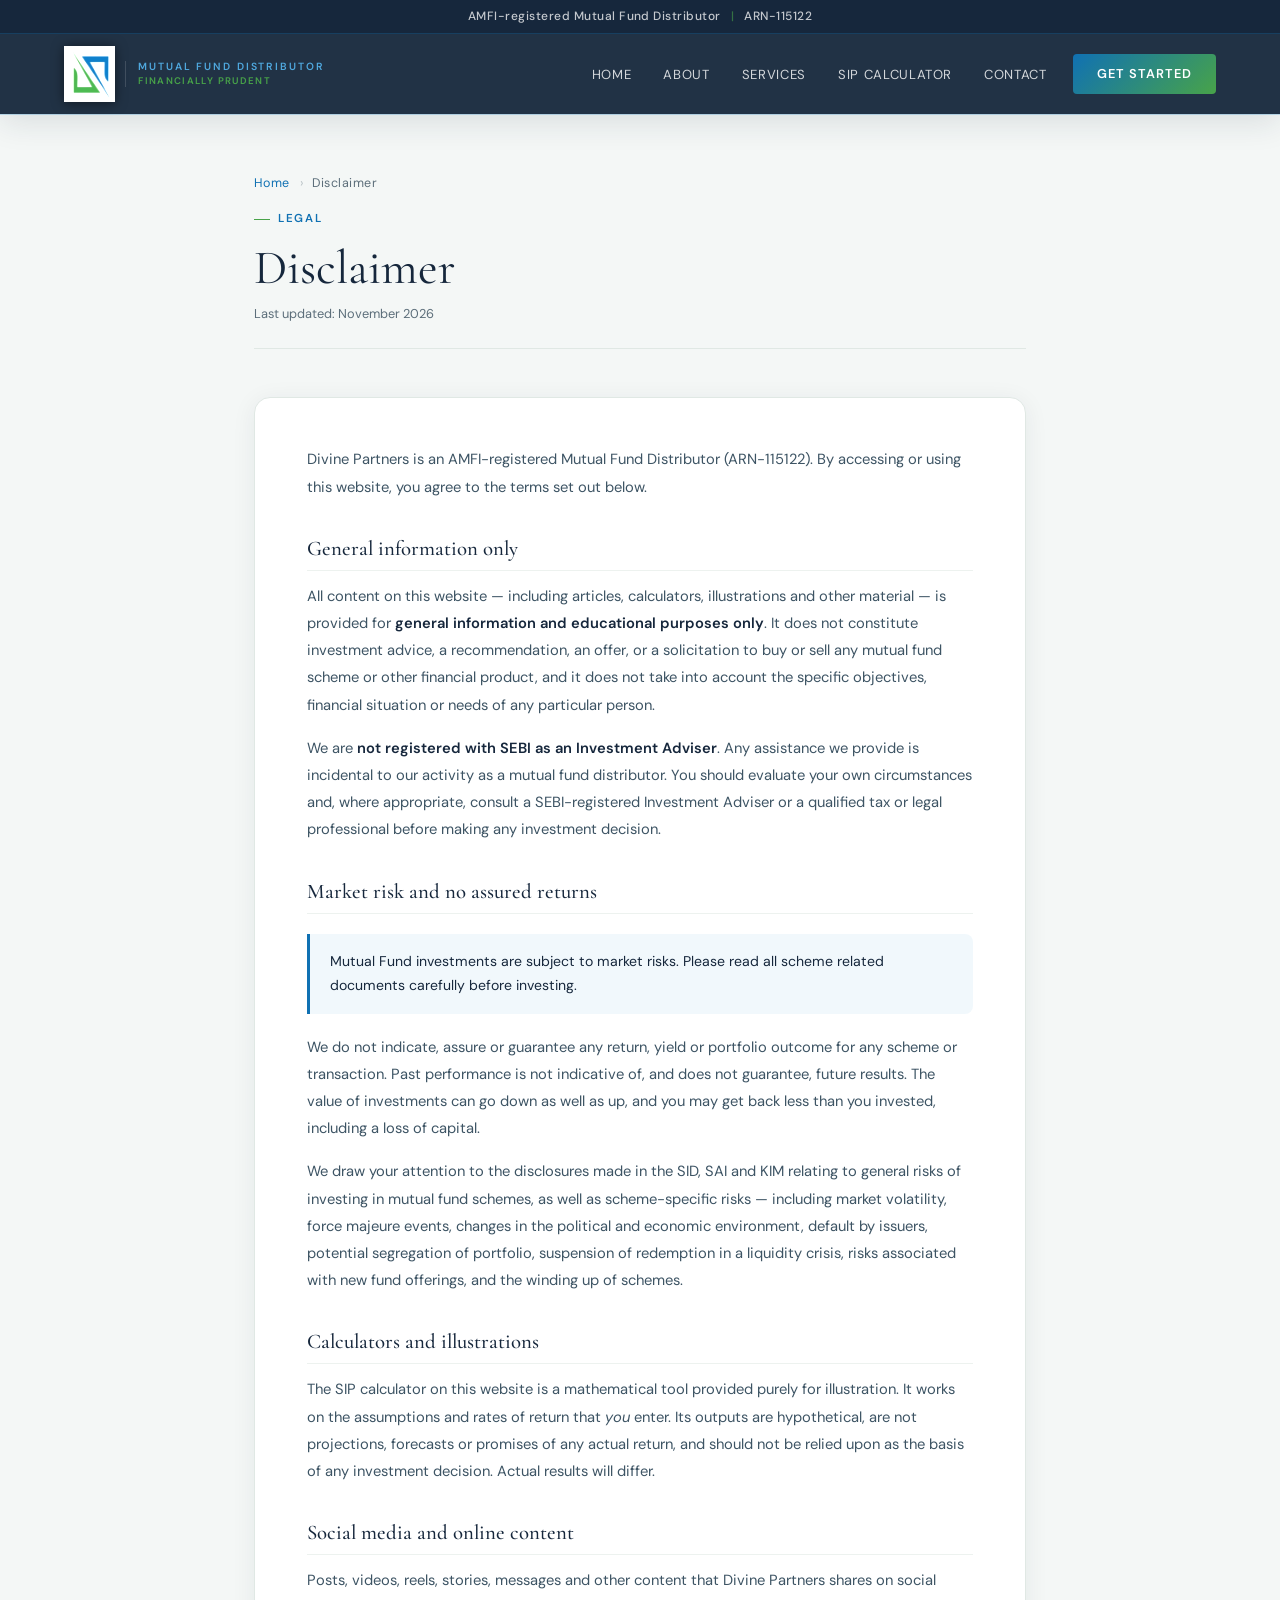
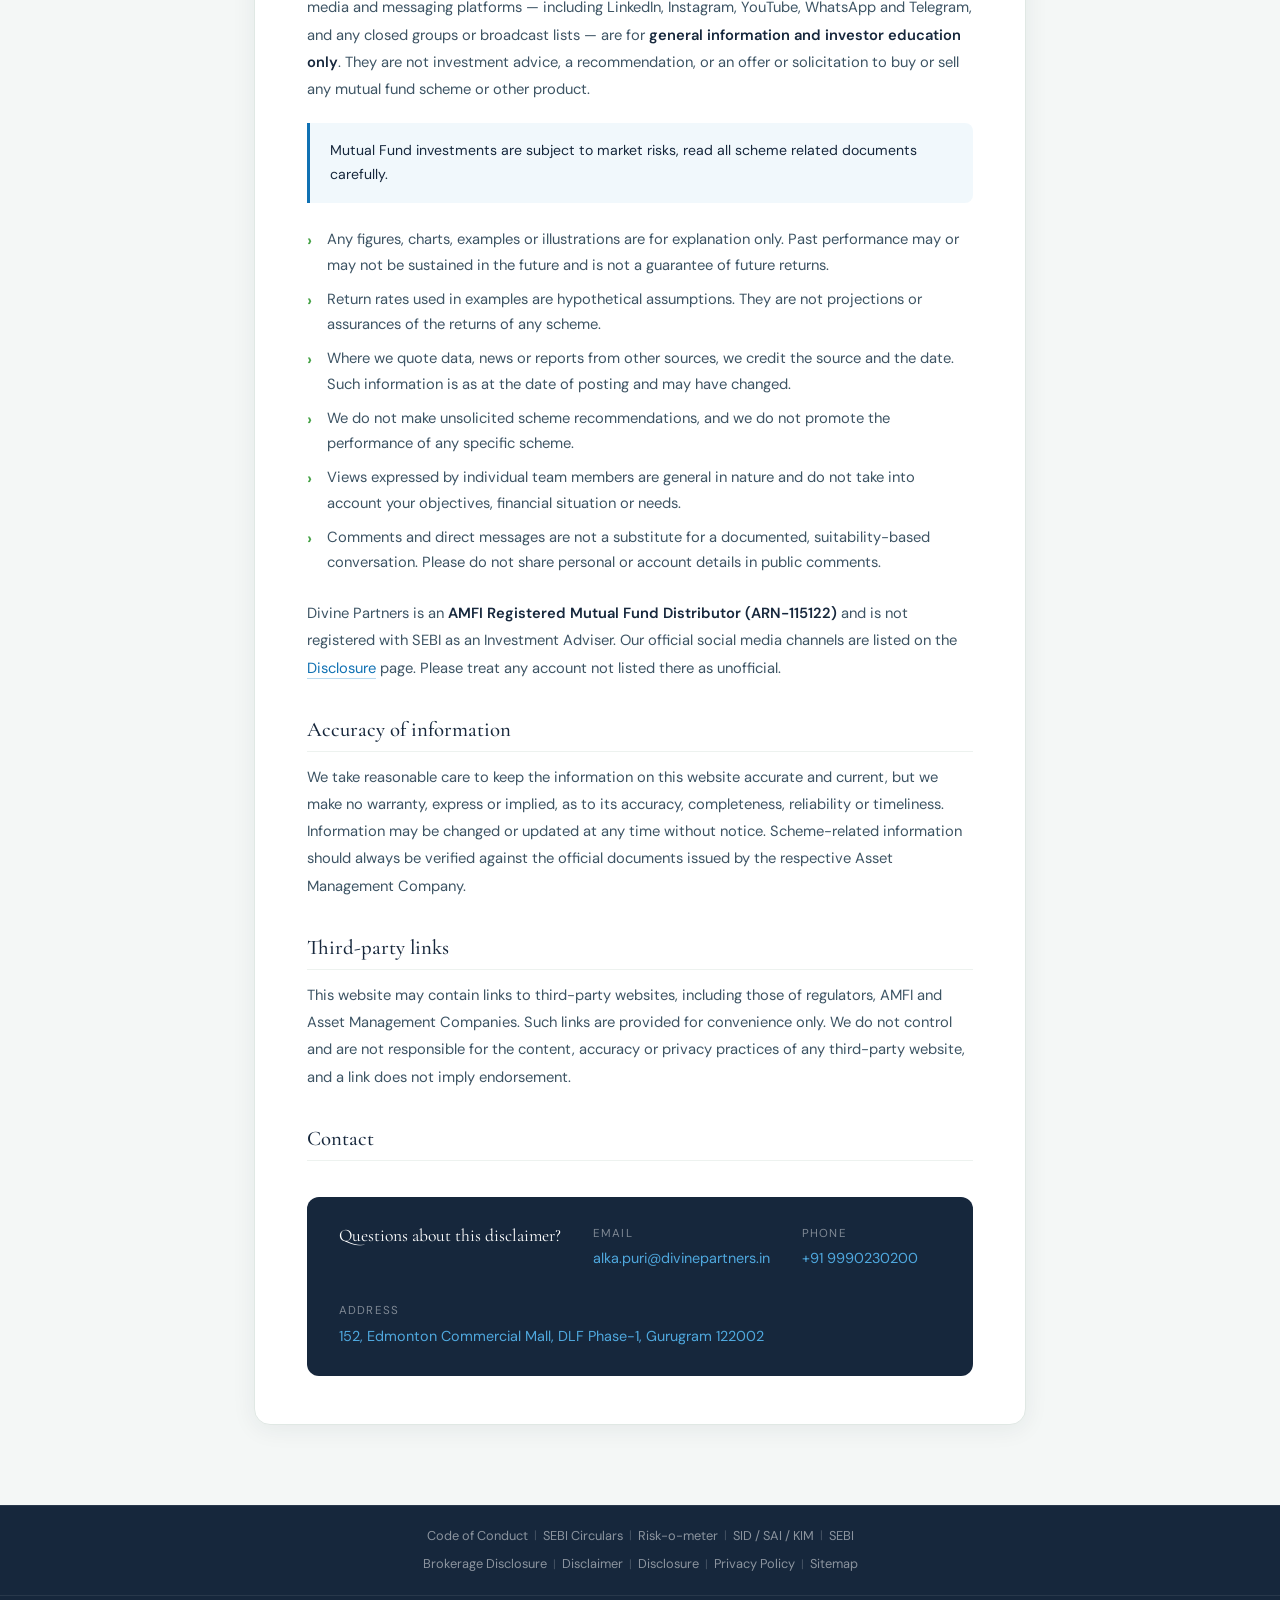
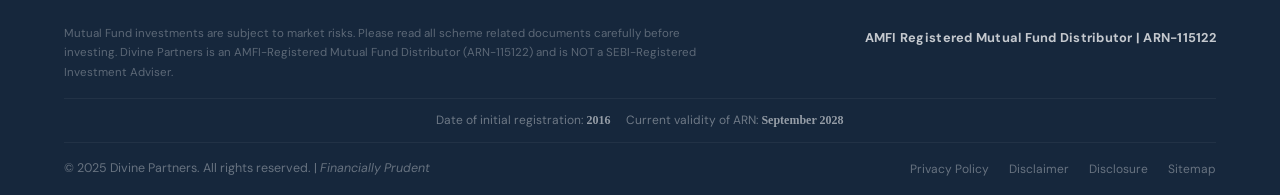
<file: disclaimer.html>
<!DOCTYPE html>
<html lang="en">
<head>
  <meta charset="UTF-8" />
  <meta name="viewport" content="width=device-width, initial-scale=1.0" />
  <title>Disclaimer | Divine Partners</title>
  <meta name="description" content="Disclaimer for Divine Partners, an AMFI-Registered Mutual Fund Distributor (ARN-115122). Information is for general purposes only and does not constitute investment advice." />
  <meta name="robots" content="index, follow" />
  <link rel="icon" type="image/png" href="logo.png" />
  <link rel="preconnect" href="https://fonts.googleapis.com" />
  <link rel="preconnect" href="https://fonts.gstatic.com" crossorigin />
  <link href="https://fonts.googleapis.com/css2?family=Cormorant+Garamond:ital,wght@0,300;0,400;0,500;0,600;1,300;1,400&family=DM+Sans:opsz,wght@9..40,300;9..40,400;9..40,500;9..40,600&display=swap" rel="stylesheet" />
  <link rel="stylesheet" href="legal-combined.css?v=2" />
</head>
<body>

  <!-- Compliance Bar -->
  <div class="compliance-bar">
    <div class="container compliance-bar-inner">
      <span>AMFI-registered Mutual Fund Distributor</span>
      <span class="compliance-divider">|</span>
      <span>ARN-115122</span>
    </div>
  </div>

  <!-- Navbar -->
  <nav class="navbar scrolled" id="navbar">
    <div class="nav-container">
      <a href="index.html" class="nav-logo">
        <img src="logo.png" alt="Divine Partners Logo" class="nav-logo-img" />
        <div class="logo-text">
          
          <span class="logo-sub">Mutual Fund Distributor</span>
          <span class="logo-tagline">Financially Prudent</span>
        </div>
      </a>
      <div class="nav-links" id="navLinks">
        <a href="index.html" class="nav-link">Home</a>
        <a href="index.html#about" class="nav-link">About</a>
        <a href="index.html#services" class="nav-link">Services</a>
        <a href="index.html#sip-calculator" class="nav-link">SIP Calculator</a>
        <a href="index.html#contact" class="nav-link">Contact</a>
        <a href="index.html#contact" class="nav-cta">Get Started</a>
      </div>
      <button class="nav-hamburger" id="hamburger" aria-label="Menu">
        <span></span><span></span><span></span>
      </button>
    </div>
  </nav>

  <!-- Page Content -->
  <main class="legal-page">
    <div class="legal-container">

      <p class="legal-breadcrumb">
        <a href="index.html">Home</a>
        <span>›</span>
        Disclaimer
      </p>

      <div class="legal-tag">Legal</div>
      <h1 class="legal-title">Disclaimer</h1>
      <p class="legal-updated">Last updated: November 2026</p>

      <div class="legal-body">

        <p>Divine Partners is an AMFI-registered Mutual Fund Distributor (ARN-115122). By accessing or using this website, you agree to the terms set out below.</p>

        <h2>General information only</h2>
        <p>All content on this website — including articles, calculators, illustrations and other material — is provided for <strong>general information and educational purposes only</strong>. It does not constitute investment advice, a recommendation, an offer, or a solicitation to buy or sell any mutual fund scheme or other financial product, and it does not take into account the specific objectives, financial situation or needs of any particular person.</p>
        <p>We are <strong>not registered with SEBI as an Investment Adviser</strong>. Any assistance we provide is incidental to our activity as a mutual fund distributor. You should evaluate your own circumstances and, where appropriate, consult a SEBI-registered Investment Adviser or a qualified tax or legal professional before making any investment decision.</p>

        <h2>Market risk and no assured returns</h2>
        <div class="legal-highlight">
          Mutual Fund investments are subject to market risks. Please read all scheme related documents carefully before investing.
        </div>
        <p>We do not indicate, assure or guarantee any return, yield or portfolio outcome for any scheme or transaction. Past performance is not indicative of, and does not guarantee, future results. The value of investments can go down as well as up, and you may get back less than you invested, including a loss of capital.</p>
        <p>We draw your attention to the disclosures made in the SID, SAI and KIM relating to general risks of investing in mutual fund schemes, as well as scheme-specific risks — including market volatility, force majeure events, changes in the political and economic environment, default by issuers, potential segregation of portfolio, suspension of redemption in a liquidity crisis, risks associated with new fund offerings, and the winding up of schemes.</p>

        <h2>Calculators and illustrations</h2>
        <p>The SIP calculator on this website is a mathematical tool provided purely for illustration. It works on the assumptions and rates of return that <em>you</em> enter. Its outputs are hypothetical, are not projections, forecasts or promises of any actual return, and should not be relied upon as the basis of any investment decision. Actual results will differ.</p>

        <h2>Social media and online content</h2>
        <p>Posts, videos, reels, stories, messages and other content that Divine Partners shares on social media and messaging platforms — including LinkedIn, Instagram, YouTube, WhatsApp and Telegram, and any closed groups or broadcast lists — are for <strong>general information and investor education only</strong>. They are not investment advice, a recommendation, or an offer or solicitation to buy or sell any mutual fund scheme or other product.</p>
        <div class="legal-highlight">
          Mutual Fund investments are subject to market risks, read all scheme related documents carefully.
        </div>
        <ul>
          <li>Any figures, charts, examples or illustrations are for explanation only. Past performance may or may not be sustained in the future and is not a guarantee of future returns.</li>
          <li>Return rates used in examples are hypothetical assumptions. They are not projections or assurances of the returns of any scheme.</li>
          <li>Where we quote data, news or reports from other sources, we credit the source and the date. Such information is as at the date of posting and may have changed.</li>
          <li>We do not make unsolicited scheme recommendations, and we do not promote the performance of any specific scheme.</li>
          <li>Views expressed by individual team members are general in nature and do not take into account your objectives, financial situation or needs.</li>
          <li>Comments and direct messages are not a substitute for a documented, suitability-based conversation. Please do not share personal or account details in public comments.</li>
        </ul>
        <p>Divine Partners is an <strong>AMFI Registered Mutual Fund Distributor (ARN-115122)</strong> and is not registered with SEBI as an Investment Adviser. Our official social media channels are listed on the <a href="disclosure.html#social-media">Disclosure</a> page. Please treat any account not listed there as unofficial.</p>

        <h2>Accuracy of information</h2>
        <p>We take reasonable care to keep the information on this website accurate and current, but we make no warranty, express or implied, as to its accuracy, completeness, reliability or timeliness. Information may be changed or updated at any time without notice. Scheme-related information should always be verified against the official documents issued by the respective Asset Management Company.</p>

        <h2>Third-party links</h2>
        <p>This website may contain links to third-party websites, including those of regulators, AMFI and Asset Management Companies. Such links are provided for convenience only. We do not control and are not responsible for the content, accuracy or privacy practices of any third-party website, and a link does not imply endorsement.</p>

        <h2>Contact</h2>
        <div class="legal-contact-box">
          <div>
            <h3>Questions about this disclaimer?</h3>
          </div>
          <div class="legal-contact-item">
            <span>Email</span>
            <a href="mailto:alka.puri@divinepartners.in">alka.puri@divinepartners.in</a>
          </div>
          <div class="legal-contact-item">
            <span>Phone</span>
            <a href="tel:+919990230200">+91 9990230200</a>
          </div>
          <div class="legal-contact-item">
            <span>Address</span>
            <a href="index.html#contact">152, Edmonton Commercial Mall, DLF Phase-1, Gurugram 122002</a>
          </div>
        </div>

      </div><!-- /legal-body -->
    </div><!-- /legal-container -->
  </main>

  <!-- ─── FOOTER (shared) ─── -->
  <footer class="footer">
    <div class="footer-regulatory">
      <div class="container">
        <div class="footer-reg-links">
          <a href="https://www.amfiindia.com/uploads/Revised_Codeof_Conductfor_Mutual_Fund_Distributors_April2022_57d91fe1c4.pdf" target="_blank" rel="noopener">Code of Conduct</a>
          <span class="footer-reg-sep">|</span>
          <a href="https://www.amfiindia.com/distributor/amfi-circulars" target="_blank" rel="noopener">SEBI Circulars</a>
          <span class="footer-reg-sep">|</span>
          <a href="https://www.amfiindia.com/online-center/risk-o-meter" target="_blank" rel="noopener">Risk-o-meter</a>
          <span class="footer-reg-sep">|</span>
          <a href="https://www.amfiindia.com/investor-corner/scheme-related-documents" target="_blank" rel="noopener">SID / SAI / KIM</a>
          <span class="footer-reg-sep">|</span>
          <a href="https://www.sebi.gov.in" target="_blank" rel="noopener">SEBI</a>
        </div>
        <div class="footer-reg-links footer-reg-links--second">
          <a href="disclosure.html">Brokerage Disclosure</a>
          <span class="footer-reg-sep">|</span>
          <a href="disclaimer.html">Disclaimer</a>
          <span class="footer-reg-sep">|</span>
          <a href="disclosure.html">Disclosure</a>
          <span class="footer-reg-sep">|</span>
          <a href="privacy-policy.html">Privacy Policy</a>
          <span class="footer-reg-sep">|</span>
          <a href="sitemap.html">Sitemap</a>
        </div>
      </div>
    </div>
    <div class="footer-bottom">
      <div class="container">
        <div class="footer-bottom-row">
          <p class="footer-disclaimer-text">Mutual Fund investments are subject to market risks. Please read all scheme related documents carefully before investing. Divine Partners is an AMFI-Registered Mutual Fund Distributor (ARN-115122) and is NOT a SEBI-Registered Investment Adviser.</p>
          <div class="footer-arn-badge"><strong>AMFI Registered Mutual Fund Distributor | ARN-115122</strong></div>
        </div>
        <div class="footer-arn-dates">
          <span>Date of initial registration: <strong>2016</strong></span>
          <span>Current validity of ARN: <strong>September 2028</strong></span>
        </div>
        <div class="footer-copyright">
          <p>© 2025 Divine Partners. All rights reserved. | <em>Financially Prudent</em></p>
          <div class="footer-links">
            <a href="privacy-policy.html">Privacy Policy</a>
            <a href="disclaimer.html">Disclaimer</a>
            <a href="disclosure.html">Disclosure</a>
            <a href="sitemap.html">Sitemap</a>
          </div>
        </div>
      </div>
    </div>
  </footer>

  <script>
    // Simple hamburger for legal pages
    document.getElementById('hamburger').addEventListener('click', function() {
      this.classList.toggle('active');
      document.getElementById('navLinks').classList.toggle('open');
    });
  </script>
</body>
</html>
</file>
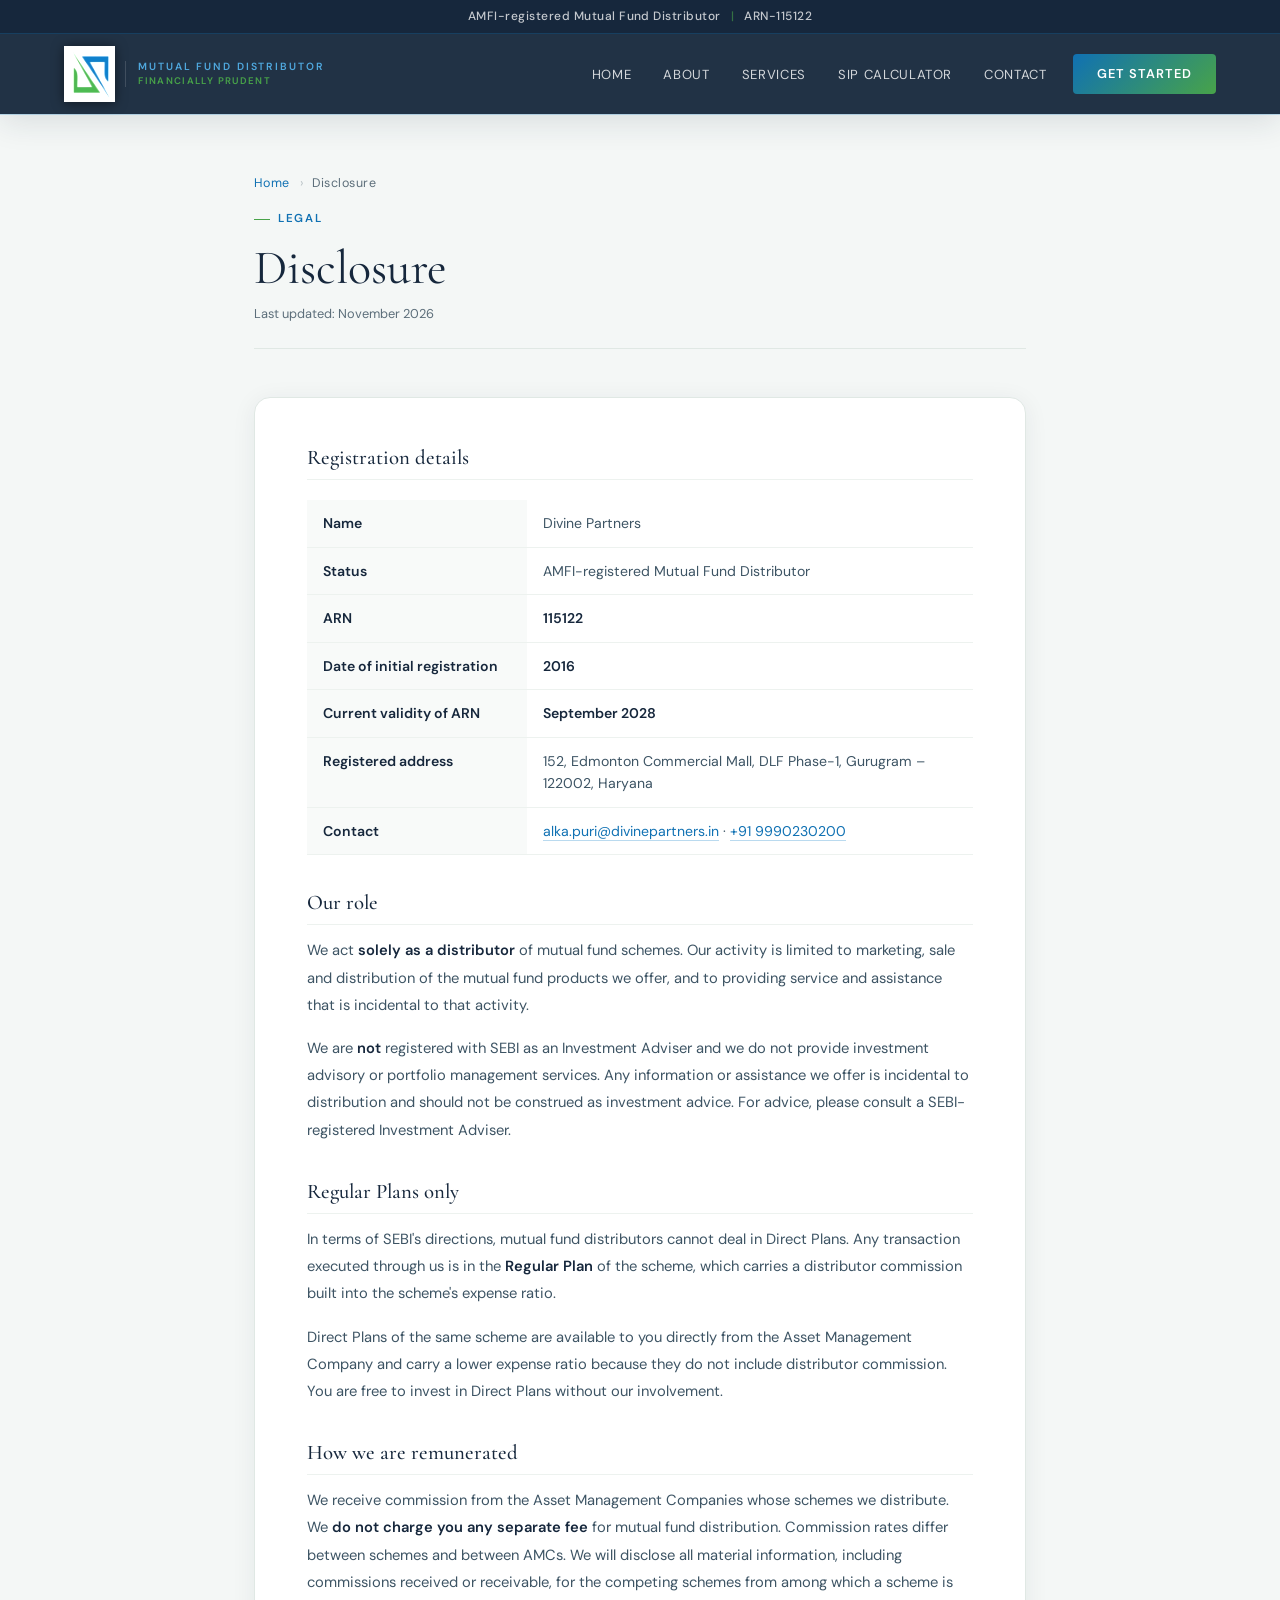
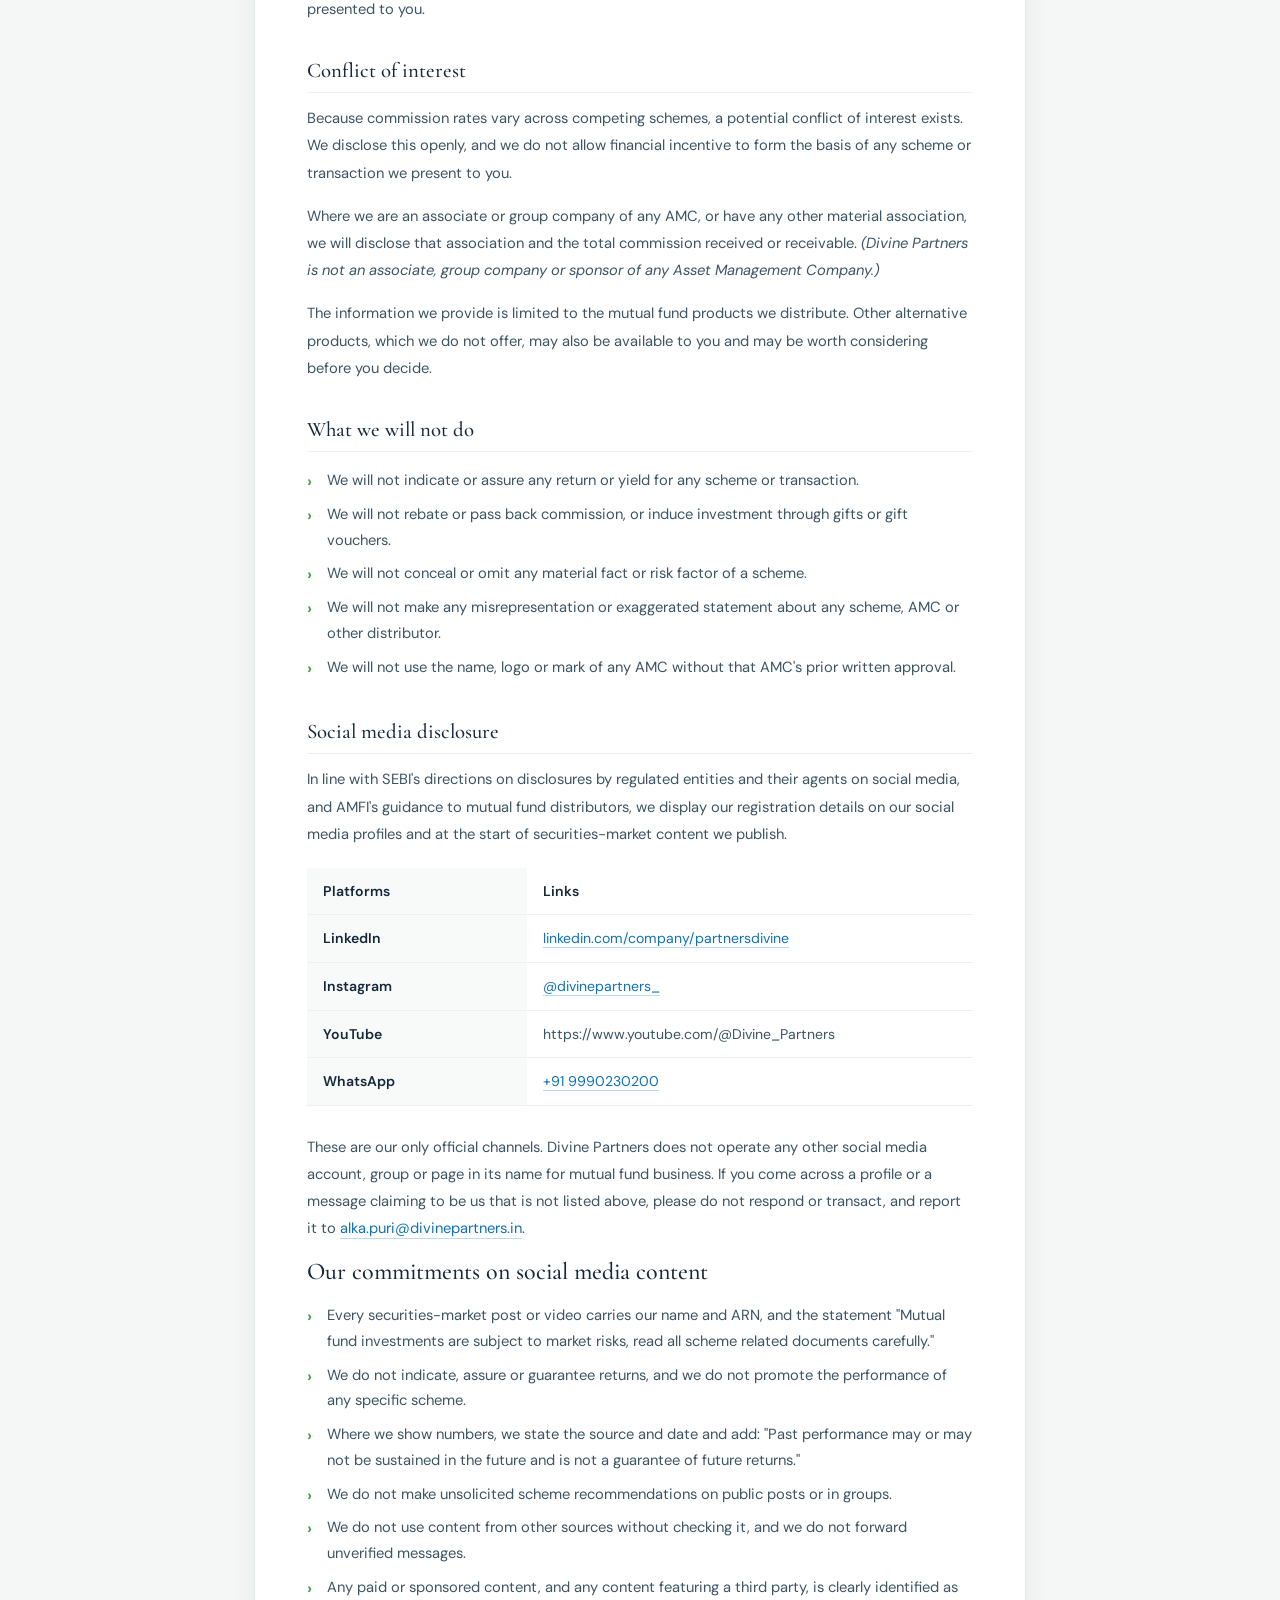
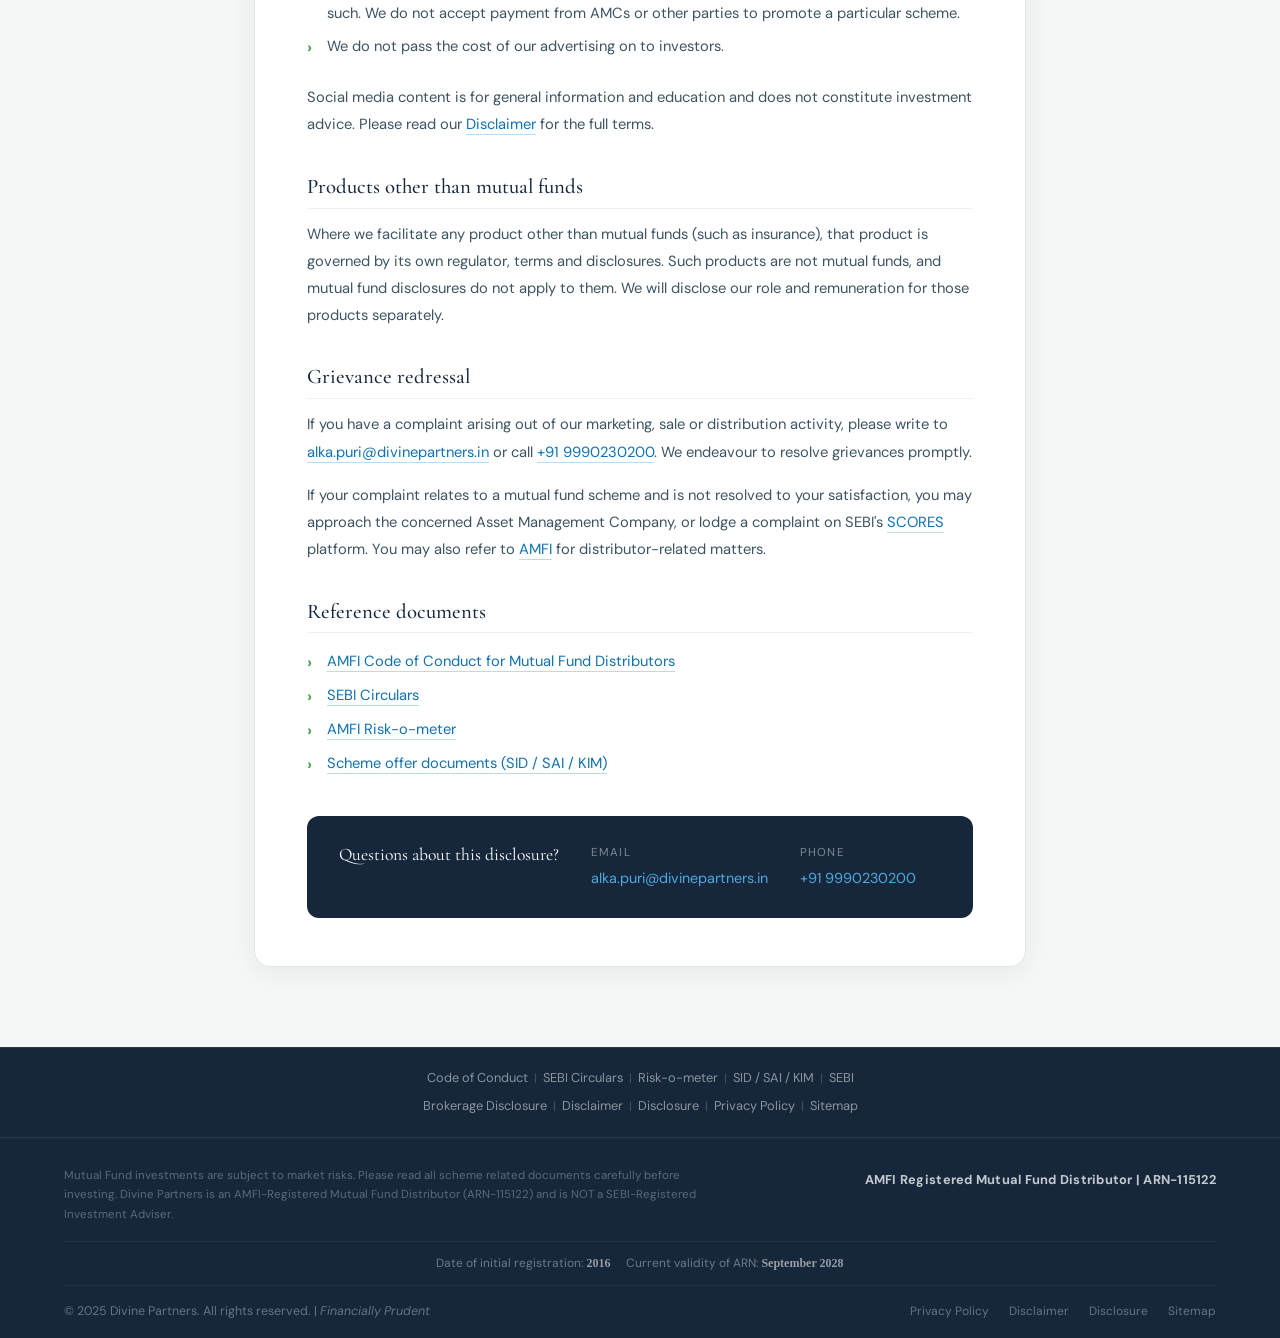
<file: disclosure.html>
<!DOCTYPE html>
<html lang="en">
<head>
  <meta charset="UTF-8" />
  <meta name="viewport" content="width=device-width, initial-scale=1.0" />
  <title>Disclosure | Divine Partners</title>
  <meta name="description" content="Statutory disclosure by Divine Partners (ARN-115122) — registration details, our role as a distributor, remuneration, and conflict of interest disclosures." />
  <meta name="robots" content="index, follow" />
  <link rel="icon" type="image/png" href="logo.png" />
  <link rel="preconnect" href="https://fonts.googleapis.com" />
  <link rel="preconnect" href="https://fonts.gstatic.com" crossorigin />
  <link href="https://fonts.googleapis.com/css2?family=Cormorant+Garamond:ital,wght@0,300;0,400;0,500;0,600;1,300;1,400&family=DM+Sans:opsz,wght@9..40,300;9..40,400;9..40,500;9..40,600&display=swap" rel="stylesheet" />
  <link rel="stylesheet" href="legal-combined.css?v=2" />
</head>
<body>

  <!-- Compliance Bar -->
  <div class="compliance-bar">
    <div class="container compliance-bar-inner">
      <span>AMFI-registered Mutual Fund Distributor</span>
      <span class="compliance-divider">|</span>
      <span>ARN-115122</span>
    </div>
  </div>

  <!-- Navbar -->
  <nav class="navbar scrolled" id="navbar">
    <div class="nav-container">
      <a href="index.html" class="nav-logo">
        <img src="logo.png" alt="Divine Partners Logo" class="nav-logo-img" />
        <div class="logo-text">
          
          <span class="logo-sub">Mutual Fund Distributor</span>
          <span class="logo-tagline">Financially Prudent</span>
        </div>
      </a>
      <div class="nav-links" id="navLinks">
        <a href="index.html" class="nav-link">Home</a>
        <a href="index.html#about" class="nav-link">About</a>
        <a href="index.html#services" class="nav-link">Services</a>
        <a href="index.html#sip-calculator" class="nav-link">SIP Calculator</a>
        <a href="index.html#contact" class="nav-link">Contact</a>
        <a href="index.html#contact" class="nav-cta">Get Started</a>
      </div>
      <button class="nav-hamburger" id="hamburger" aria-label="Menu">
        <span></span><span></span><span></span>
      </button>
    </div>
  </nav>

  <!-- Page Content -->
  <main class="legal-page">
    <div class="legal-container">

      <p class="legal-breadcrumb">
        <a href="index.html">Home</a>
        <span>›</span>
        Disclosure
      </p>

      <div class="legal-tag">Legal</div>
      <h1 class="legal-title">Disclosure</h1>
      <p class="legal-updated">Last updated: November 2026</p>

      <div class="legal-body">

        <h2>Registration details</h2>
        <table class="legal-table">
          <tr><td>Name</td><td>Divine Partners</td></tr>
          <tr><td>Status</td><td>AMFI-registered Mutual Fund Distributor</td></tr>
          <tr><td>ARN</td><td><strong>115122</strong></td></tr>
          <tr><td>Date of initial registration</td><td><strong>2016</strong></td></tr>
          <tr><td>Current validity of ARN</td><td><strong>September 2028</strong></td></tr>
          <tr><td>Registered address</td><td>152, Edmonton Commercial Mall, DLF Phase-1, Gurugram – 122002, Haryana</td></tr>
          <tr><td>Contact</td><td><a href="mailto:alka.puri@divinepartners.in">alka.puri@divinepartners.in</a> · <a href="tel:+919990230200">+91 9990230200</a></td></tr>
        </table>

        <h2>Our role</h2>
        <p>We act <strong>solely as a distributor</strong> of mutual fund schemes. Our activity is limited to marketing, sale and distribution of the mutual fund products we offer, and to providing service and assistance that is incidental to that activity.</p>
        <p>We are <strong>not</strong> registered with SEBI as an Investment Adviser and we do not provide investment advisory or portfolio management services. Any information or assistance we offer is incidental to distribution and should not be construed as investment advice. For advice, please consult a SEBI-registered Investment Adviser.</p>

        <h2>Regular Plans only</h2>
        <p>In terms of SEBI's directions, mutual fund distributors cannot deal in Direct Plans. Any transaction executed through us is in the <strong>Regular Plan</strong> of the scheme, which carries a distributor commission built into the scheme's expense ratio.</p>
        <p>Direct Plans of the same scheme are available to you directly from the Asset Management Company and carry a lower expense ratio because they do not include distributor commission. You are free to invest in Direct Plans without our involvement.</p>

        <h2>How we are remunerated</h2>
        <p>We receive commission from the Asset Management Companies whose schemes we distribute. We <strong>do not charge you any separate fee</strong> for mutual fund distribution. Commission rates differ between schemes and between AMCs. We will disclose all material information, including commissions received or receivable, for the competing schemes from among which a scheme is presented to you.</p>

        <h2>Conflict of interest</h2>
        <p>Because commission rates vary across competing schemes, a potential conflict of interest exists. We disclose this openly, and we do not allow financial incentive to form the basis of any scheme or transaction we present to you.</p>
        <p>Where we are an associate or group company of any AMC, or have any other material association, we will disclose that association and the total commission received or receivable. <em>(Divine Partners is not an associate, group company or sponsor of any Asset Management Company.)</em></p>
        <p>The information we provide is limited to the mutual fund products we distribute. Other alternative products, which we do not offer, may also be available to you and may be worth considering before you decide.</p>

        <h2>What we will not do</h2>
        <ul>
          <li>We will not indicate or assure any return or yield for any scheme or transaction.</li>
          <li>We will not rebate or pass back commission, or induce investment through gifts or gift vouchers.</li>
          <li>We will not conceal or omit any material fact or risk factor of a scheme.</li>
          <li>We will not make any misrepresentation or exaggerated statement about any scheme, AMC or other distributor.</li>
          <li>We will not use the name, logo or mark of any AMC without that AMC's prior written approval.</li>
        </ul>

        <h2 id="social-media">Social media disclosure</h2>
        <p>In line with SEBI's directions on disclosures by regulated entities and their agents on social media, and AMFI's guidance to mutual fund distributors, we display our registration details on our social media profiles and at the start of securities-market content we publish.</p>
        <table class="legal-table">
          <tr><td>Platforms</td><td><strong>Links</strong></td></tr>
          <tr><td>LinkedIn</td><td><a href="https://www.linkedin.com/company/partnersdivine/" target="_blank" rel="noopener">linkedin.com/company/partnersdivine</a></td></tr>
          <tr><td>Instagram</td><td><a href="https://www.instagram.com/divinepartners_" target="_blank" rel="noopener">@divinepartners_</a></td></tr>
          <tr><td>YouTube</td><td>https://www.youtube.com/@Divine_Partners</td></tr>
          <tr><td>WhatsApp</td><td><a href="https://wa.me/919990230200" target="_blank" rel="noopener">+91 9990230200</a></td></tr>
        </table>
        <p>These are our only official channels. Divine Partners does not operate any other social media account, group or page in its name for mutual fund business. If you come across a profile or a message claiming to be us that is not listed above, please do not respond or transact, and report it to <a href="mailto:alka.puri@divinepartners.in">alka.puri@divinepartners.in</a>.</p>
        <h3>Our commitments on social media content</h3>
        <ul>
          <li>Every securities-market post or video carries our name and ARN, and the statement "Mutual fund investments are subject to market risks, read all scheme related documents carefully."</li>
          <li>We do not indicate, assure or guarantee returns, and we do not promote the performance of any specific scheme.</li>
          <li>Where we show numbers, we state the source and date and add: "Past performance may or may not be sustained in the future and is not a guarantee of future returns."</li>
          <li>We do not make unsolicited scheme recommendations on public posts or in groups.</li>
          <li>We do not use content from other sources without checking it, and we do not forward unverified messages.</li>
          <li>Any paid or sponsored content, and any content featuring a third party, is clearly identified as such. We do not accept payment from AMCs or other parties to promote a particular scheme.</li>
          <li>We do not pass the cost of our advertising on to investors.</li>
        </ul>
        <p>Social media content is for general information and education and does not constitute investment advice. Please read our <a href="disclaimer.html">Disclaimer</a> for the full terms.</p>

        <h2>Products other than mutual funds</h2>
        <p>Where we facilitate any product other than mutual funds (such as insurance), that product is governed by its own regulator, terms and disclosures. Such products are not mutual funds, and mutual fund disclosures do not apply to them. We will disclose our role and remuneration for those products separately.</p>

        <h2>Grievance redressal</h2>
        <p>If you have a complaint arising out of our marketing, sale or distribution activity, please write to <a href="mailto:alka.puri@divinepartners.in">alka.puri@divinepartners.in</a> or call <a href="tel:+919990230200">+91 9990230200</a>. We endeavour to resolve grievances promptly.</p>
        <p>If your complaint relates to a mutual fund scheme and is not resolved to your satisfaction, you may approach the concerned Asset Management Company, or lodge a complaint on SEBI's <a href="https://scores.sebi.gov.in/" target="_blank" rel="noopener">SCORES</a> platform. You may also refer to <a href="https://www.amfiindia.com/" target="_blank" rel="noopener">AMFI</a> for distributor-related matters.</p>

        <h2>Reference documents</h2>
        <ul>
          <li><a href="https://www.amfiindia.com/uploads/Revised_Codeof_Conductfor_Mutual_Fund_Distributors_April2022_57d91fe1c4.pdf" target="_blank" rel="noopener">AMFI Code of Conduct for Mutual Fund Distributors</a></li>
          <li><a href="https://www.amfiindia.com/distributor/amfi-circulars" target="_blank" rel="noopener">SEBI Circulars</a></li>
          <li><a href="https://www.amfiindia.com/online-center/risk-o-meter" target="_blank" rel="noopener">AMFI Risk-o-meter</a></li>
          <li><a href="https://www.amfiindia.com/investor-corner/scheme-related-documents" target="_blank" rel="noopener">Scheme offer documents (SID / SAI / KIM)</a></li>
        </ul>

        <div class="legal-contact-box">
          <div>
            <h3>Questions about this disclosure?</h3>
          </div>
          <div class="legal-contact-item">
            <span>Email</span>
            <a href="mailto:alka.puri@divinepartners.in">alka.puri@divinepartners.in</a>
          </div>
          <div class="legal-contact-item">
            <span>Phone</span>
            <a href="tel:+919990230200">+91 9990230200</a>
          </div>
        </div>

      </div>
    </div>
  </main>

  <!-- Footer -->
  <footer class="footer">
    <div class="footer-regulatory">
      <div class="container">
        <div class="footer-reg-links">
          <a href="https://www.amfiindia.com/uploads/Revised_Codeof_Conductfor_Mutual_Fund_Distributors_April2022_57d91fe1c4.pdf" target="_blank" rel="noopener">Code of Conduct</a>
          <span class="footer-reg-sep">|</span>
          <a href="https://www.amfiindia.com/distributor/amfi-circulars" target="_blank" rel="noopener">SEBI Circulars</a>
          <span class="footer-reg-sep">|</span>
          <a href="https://www.amfiindia.com/online-center/risk-o-meter" target="_blank" rel="noopener">Risk-o-meter</a>
          <span class="footer-reg-sep">|</span>
          <a href="https://www.amfiindia.com/investor-corner/scheme-related-documents" target="_blank" rel="noopener">SID / SAI / KIM</a>
          <span class="footer-reg-sep">|</span>
          <a href="https://www.sebi.gov.in" target="_blank" rel="noopener">SEBI</a>
        </div>
        <div class="footer-reg-links footer-reg-links--second">
          <a href="disclosure.html">Brokerage Disclosure</a>
          <span class="footer-reg-sep">|</span>
          <a href="disclaimer.html">Disclaimer</a>
          <span class="footer-reg-sep">|</span>
          <a href="disclosure.html">Disclosure</a>
          <span class="footer-reg-sep">|</span>
          <a href="privacy-policy.html">Privacy Policy</a>
          <span class="footer-reg-sep">|</span>
          <a href="sitemap.html">Sitemap</a>
        </div>
      </div>
    </div>
    <div class="footer-bottom">
      <div class="container">
        <div class="footer-bottom-row">
          <p class="footer-disclaimer-text">Mutual Fund investments are subject to market risks. Please read all scheme related documents carefully before investing. Divine Partners is an AMFI-Registered Mutual Fund Distributor (ARN-115122) and is NOT a SEBI-Registered Investment Adviser.</p>
          <div class="footer-arn-badge"><strong>AMFI Registered Mutual Fund Distributor | ARN-115122</strong></div>
        </div>
        <div class="footer-arn-dates">
          <span>Date of initial registration: <strong>2016</strong></span>
          <span>Current validity of ARN: <strong>September 2028</strong></span>
        </div>
        <div class="footer-copyright">
          <p>© 2025 Divine Partners. All rights reserved. | <em>Financially Prudent</em></p>
          <div class="footer-links">
            <a href="privacy-policy.html">Privacy Policy</a>
            <a href="disclaimer.html">Disclaimer</a>
            <a href="disclosure.html">Disclosure</a>
            <a href="sitemap.html">Sitemap</a>
          </div>
        </div>
      </div>
    </div>
  </footer>

  <script>
    document.getElementById('hamburger').addEventListener('click', function() {
      this.classList.toggle('active');
      document.getElementById('navLinks').classList.toggle('open');
    });
  </script>
</body>
</html>
</file>
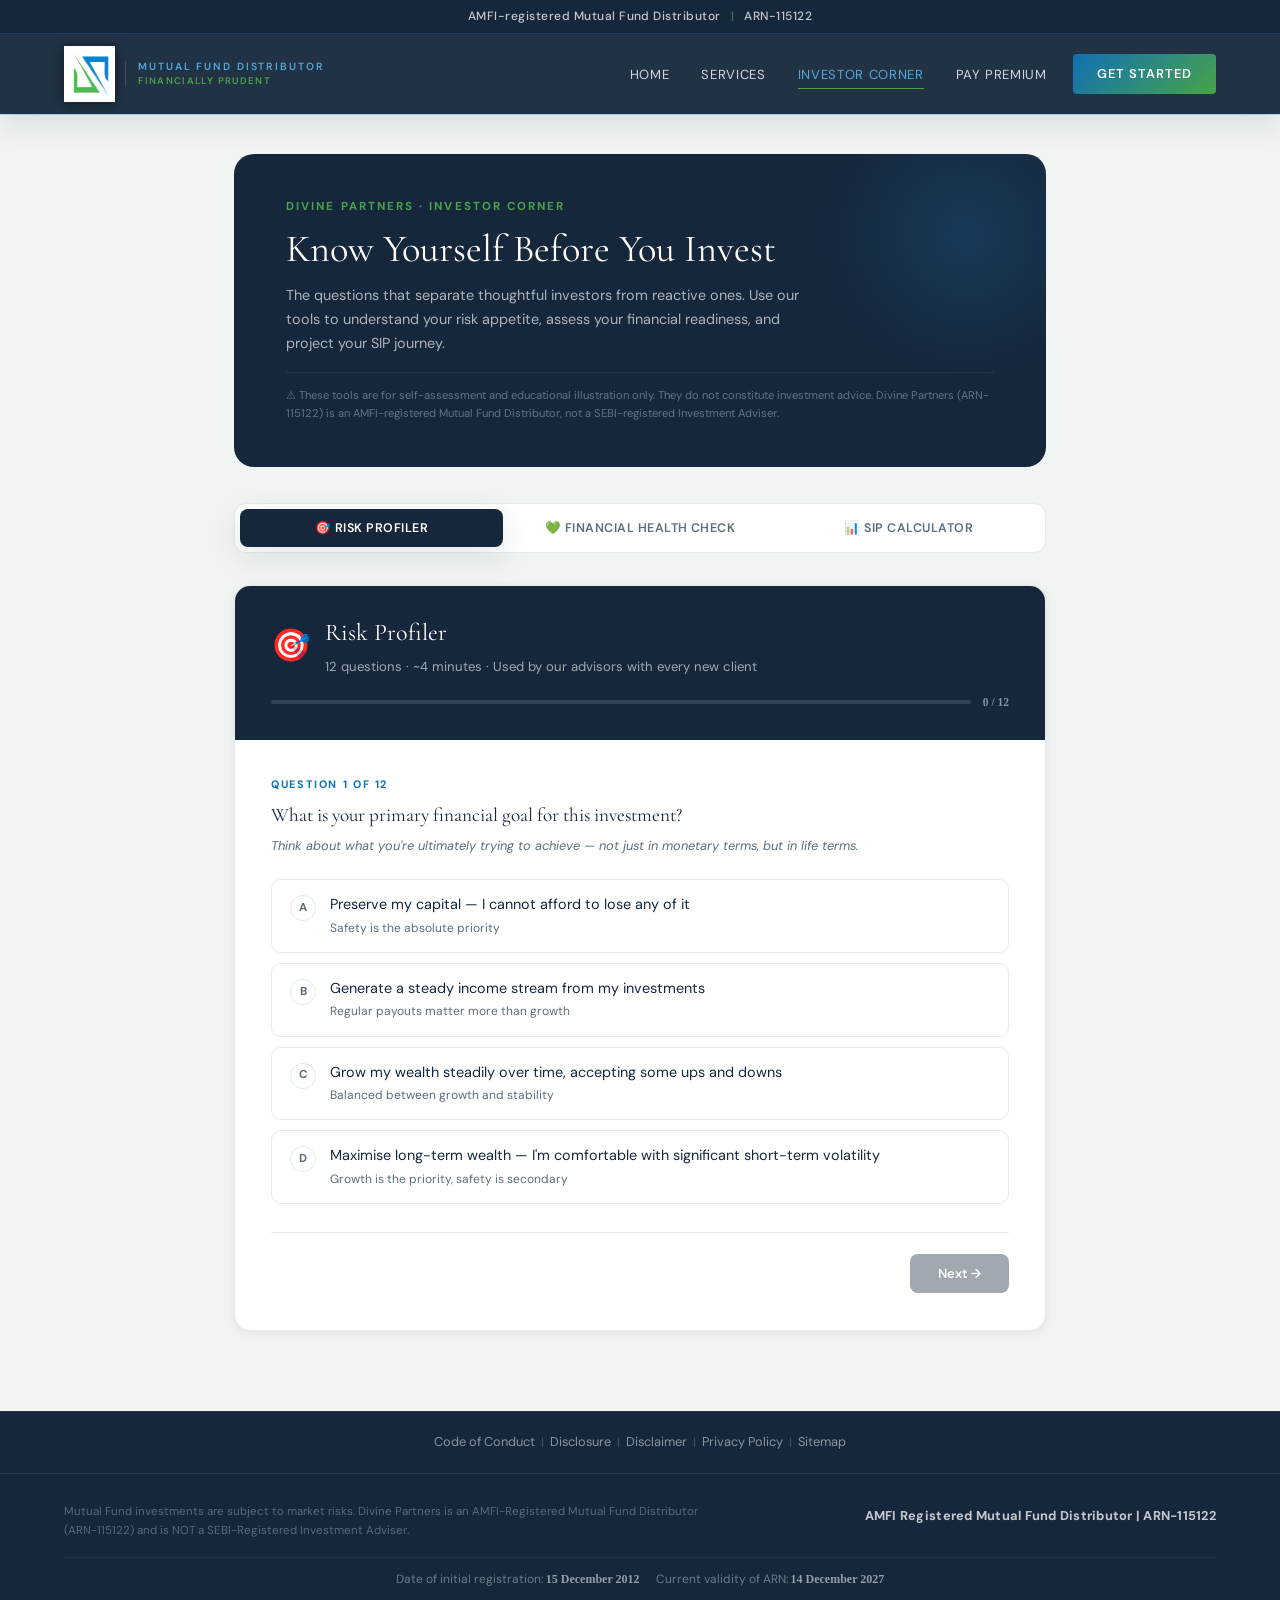
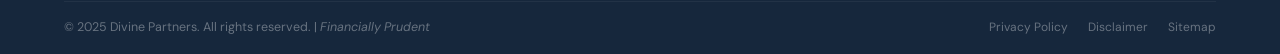
<file: investor-corner.html>
<!DOCTYPE html>
<html lang="en">
<head>
  <meta charset="UTF-8" />
  <meta name="viewport" content="width=device-width, initial-scale=1.0" />
  <title>SIP Calculator, Risk Profiler &amp; Financial Health Check | Divine Partners Gurugram</title>
  <meta name="description" content="Free investor tools from Divine Partners (ARN-115122), Gurugram. SIP calculator, mutual fund risk profiler, and financial health check — designed by experienced MFD practitioners." />
  <link rel="canonical" href="https://divinepartners.in/investor-corner.html" />
  <link rel="icon" type="image/png" href="logo.png" />
  <link rel="preconnect" href="https://fonts.googleapis.com" />
  <link rel="preconnect" href="https://fonts.gstatic.com" crossorigin />
  <link href="https://fonts.googleapis.com/css2?family=Cormorant+Garamond:ital,wght@0,300;0,400;0,500;0,600;1,300;1,400&family=DM+Sans:opsz,wght@9..40,300;9..40,400;9..40,500;9..40,600&display=swap" rel="stylesheet" />
  <link rel="stylesheet" href="legal-combined.css" />
  <style>
    :root { --font-numeric: 'Times New Roman', Times, serif; }

    /* ── Page shell ── */
    .ic-page {
      min-height: 100vh;
      background: #F0F4F3;
      padding-top: calc(var(--nav-h) + var(--compliance-h) + 40px);
      padding-bottom: 80px;
    }
    .ic-container { max-width: 860px; margin: 0 auto; padding: 0 24px; }

    /* ── Hero ── */
    .ic-hero {
      background: var(--navy);
      border-radius: 20px;
      padding: 44px 52px;
      margin-bottom: 36px;
      position: relative;
      overflow: hidden;
    }
    .ic-hero::before {
      content: '';
      position: absolute;
      top: -60px; right: -60px;
      width: 280px; height: 280px;
      background: radial-gradient(circle, rgba(27,134,201,0.2), transparent 70%);
    }
    .ic-hero-tag { font-size: 0.72rem; font-weight: 700; letter-spacing: 0.18em; text-transform: uppercase; color: var(--green); margin-bottom: 10px; }
    .ic-hero-title { font-family: var(--font-serif); font-size: clamp(1.6rem,4vw,2.4rem); font-weight: 400; color: var(--white); margin-bottom: 10px; line-height: 1.2; }
    .ic-hero-sub { font-size: 0.9rem; color: rgba(255,255,255,0.65); max-width: 520px; line-height: 1.7; }
    .ic-hero-disclaimer { margin-top: 16px; font-size: 0.7rem; color: rgba(255,255,255,0.35); border-top: 1px solid rgba(255,255,255,0.08); padding-top: 14px; line-height: 1.6; }

    /* ── Tab nav ── */
    .ic-tabs { display: flex; gap: 6px; background: var(--white); border: 1px solid var(--cream-dark); border-radius: 12px; padding: 5px; margin-bottom: 32px; }
    .ic-tab { flex: 1; padding: 11px 16px; border-radius: 8px; border: none; background: transparent; font-family: var(--font-sans); font-size: 0.78rem; font-weight: 600; letter-spacing: 0.04em; text-transform: uppercase; color: var(--text-light); cursor: pointer; transition: var(--transition); display: flex; align-items: center; justify-content: center; gap: 7px; white-space: nowrap; }
    .ic-tab.active { background: var(--navy); color: var(--white); box-shadow: var(--shadow); }
    .ic-tab:hover:not(.active) { background: var(--cream); color: var(--navy); }

    /* ── Panels ── */
    .ic-panel { display: none; }
    .ic-panel.active { display: block; }

    /* ── Quiz shell ── */
    .quiz-card { background: var(--white); border-radius: 16px; border: 1px solid var(--cream-dark); overflow: hidden; box-shadow: var(--shadow-sm); }
    .quiz-header { background: var(--navy); padding: 28px 36px; }
    .quiz-header-top { display: flex; align-items: center; gap: 14px; margin-bottom: 16px; }
    .quiz-header-icon { font-size: 2rem; }
    .quiz-header-title { font-family: var(--font-serif); font-size: 1.5rem; font-weight: 400; color: var(--white); margin-bottom: 4px; }
    .quiz-header-sub { font-size: 0.82rem; color: rgba(255,255,255,0.6); }
    .quiz-progress-wrap { display: flex; align-items: center; gap: 12px; }
    .quiz-progress-bar { flex: 1; height: 4px; background: rgba(255,255,255,0.12); border-radius: 2px; overflow: hidden; }
    .quiz-progress-fill { height: 100%; background: linear-gradient(90deg, var(--azure), var(--green)); border-radius: 2px; transition: width 0.4s ease; }
    .quiz-progress-text { font-size: 0.72rem; color: rgba(255,255,255,0.5); white-space: nowrap; font-family: var(--font-numeric); font-weight: 700; }

    .quiz-body { padding: 36px; }

    /* Question */
    .quiz-question { display: none; }
    .quiz-question.active { display: block; }
    .q-num { font-size: 0.68rem; font-weight: 700; letter-spacing: 0.15em; text-transform: uppercase; color: var(--azure); margin-bottom: 8px; }
    .q-text { font-family: var(--font-serif); font-size: 1.2rem; color: var(--navy); line-height: 1.5; margin-bottom: 6px; }
    .q-hint { font-size: 0.8rem; color: var(--text-light); font-style: italic; margin-bottom: 24px; line-height: 1.5; }

    /* Options */
    .q-options { display: flex; flex-direction: column; gap: 10px; margin-bottom: 28px; }
    .q-option { display: flex; align-items: flex-start; gap: 14px; padding: 14px 18px; border: 1.5px solid var(--cream-dark); border-radius: 10px; cursor: pointer; transition: var(--transition); background: var(--white); }
    .q-option:hover { border-color: var(--azure); background: rgba(27,134,201,0.04); }
    .q-option.selected { border-color: var(--azure); background: rgba(27,134,201,0.07); }
    .q-option.selected .q-opt-bullet { background: var(--azure); border-color: var(--azure); color: var(--white); }
    .q-opt-bullet { width: 26px; height: 26px; border-radius: 50%; border: 1.5px solid var(--cream-dark); display: flex; align-items: center; justify-content: center; font-size: 0.72rem; font-weight: 700; color: var(--text-light); flex-shrink: 0; margin-top: 1px; transition: var(--transition); }
    .q-opt-text { font-size: 0.9rem; color: var(--text-dark); line-height: 1.5; }
    .q-opt-sub { font-size: 0.75rem; color: var(--text-light); margin-top: 3px; }

    /* Nav buttons */
    .quiz-nav { display: flex; justify-content: space-between; align-items: center; padding-top: 20px; border-top: 1px solid var(--cream-dark); }
    .quiz-btn-back { background: none; border: 1.5px solid var(--cream-dark); color: var(--text-light); padding: 11px 22px; border-radius: 8px; font-family: var(--font-sans); font-size: 0.82rem; font-weight: 600; cursor: pointer; transition: var(--transition); }
    .quiz-btn-back:hover { border-color: var(--navy); color: var(--navy); }
    .quiz-btn-next { background: var(--navy); color: var(--white); border: none; padding: 11px 28px; border-radius: 8px; font-family: var(--font-sans); font-size: 0.82rem; font-weight: 600; cursor: pointer; transition: var(--transition); display: flex; align-items: center; gap: 8px; }
    .quiz-btn-next:hover { background: var(--azure); }
    .quiz-btn-next:disabled { opacity: 0.4; cursor: not-allowed; }

    /* Result card */
    .quiz-result { display: none; text-align: center; padding: 48px 36px; }
    .quiz-result.show { display: block; }
    .result-score-ring { width: 120px; height: 120px; border-radius: 50%; margin: 0 auto 24px; display: flex; align-items: center; justify-content: center; flex-direction: column; border: 4px solid; }
    .result-score-num { font-family: var(--font-numeric); font-size: 2.2rem; font-weight: 700; line-height: 1; }
    .result-score-label { font-size: 0.68rem; letter-spacing: 0.1em; text-transform: uppercase; margin-top: 2px; }
    .result-score-explain { font-size: 0.78rem; color: var(--text-light); margin: -4px 0 12px; font-style: italic; }
    .result-profile { font-family: var(--font-serif); font-size: 1.8rem; font-weight: 500; color: var(--navy); margin-bottom: 10px; }
    .result-desc { font-size: 0.95rem; color: var(--text-mid); line-height: 1.8; max-width: 560px; margin: 0 auto 24px; }
    .result-traits { display: flex; flex-wrap: wrap; justify-content: center; gap: 8px; margin-bottom: 32px; }
    .result-trait { padding: 6px 16px; border-radius: 100px; font-size: 0.78rem; font-weight: 600; }
    .result-what-next { background: var(--cream); border-radius: 12px; padding: 24px 28px; margin-bottom: 28px; text-align: left; }
    .result-what-next h4 { font-family: var(--font-sans); font-size: 0.8rem; font-weight: 700; letter-spacing: 0.12em; text-transform: uppercase; color: var(--azure); margin-bottom: 12px; }
    .result-what-next ul { list-style: none; padding: 0; display: flex; flex-direction: column; gap: 8px; }
    .result-what-next li { font-size: 0.88rem; color: var(--text-mid); padding-left: 18px; position: relative; line-height: 1.5; }
    .result-what-next li::before { content: '›'; position: absolute; left: 0; color: var(--green); font-weight: 700; }
    .result-cta-row { display: flex; gap: 12px; justify-content: center; flex-wrap: wrap; }
    .btn-quiz-retake { background: none; border: 1.5px solid var(--navy); color: var(--navy); padding: 12px 24px; border-radius: 8px; font-family: var(--font-sans); font-size: 0.82rem; font-weight: 600; cursor: pointer; transition: var(--transition); }
    .btn-quiz-retake:hover { background: var(--navy); color: var(--white); }
    .result-disclaimer { font-size: 0.7rem; color: var(--text-light); margin-top: 20px; line-height: 1.6; }

    /* ── SIP Calculator ── */
    .ic-calc-wrap { display: grid; grid-template-columns: 1fr 1fr; gap: 32px; background: var(--navy); border-radius: 16px; padding: 40px; }
    .ic-calc-field { margin-bottom: 22px; }
    .ic-calc-field label { display: block; font-size: 0.75rem; font-weight: 600; letter-spacing: 0.1em; text-transform: uppercase; color: rgba(255,255,255,0.62); margin-bottom: 10px; }
    .ic-calc-input-group { display: flex; align-items: center; gap: 14px; }
    .ic-calc-prefix { color: var(--gold-light); font-family: var(--font-numeric); font-size: 1.1rem; }
    .ic-calc-input-group input[type="range"] { flex: 1; -webkit-appearance: none; appearance: none; height: 3px; background: rgba(255,255,255,0.15); border-radius: 2px; outline: none; }
    .ic-calc-input-group input[type="range"]::-webkit-slider-thumb { -webkit-appearance: none; width: 16px; height: 16px; background: var(--gold-light); border-radius: 50%; cursor: pointer; box-shadow: 0 0 0 3px rgba(27,134,201,0.3); }
    .ic-calc-val { font-family: var(--font-numeric); font-size: 1.05rem; color: var(--gold-light); font-weight: 700; min-width: 90px; text-align: right; }
    .ic-results { border-top: 1px solid rgba(27,134,201,0.25); padding-top: 22px; margin-top: 4px; }
    .ic-result-row { display: flex; justify-content: space-between; align-items: center; padding: 10px 0; border-bottom: 1px solid rgba(255,255,255,0.05); }
    .ic-result-label { font-size: 0.82rem; color: rgba(255,255,255,0.52); }
    .ic-result-val { font-family: var(--font-numeric); font-size: 1.05rem; color: var(--white); font-weight: 700; }
    .ic-result-val.green { color: var(--green); }
    .ic-result-val.gold { font-size: 1.4rem; color: var(--gold-light); }
    .ic-chart-area { display: flex; flex-direction: column; align-items: center; justify-content: center; gap: 16px; }
    .ic-legend { display: flex; gap: 20px; }
    .ic-legend-item { display: flex; align-items: center; gap: 6px; font-size: 0.78rem; color: rgba(255,255,255,0.55); }
    .ic-legend-dot { width: 10px; height: 10px; border-radius: 50%; }
    .ic-calc-disclaimer { font-size: 0.7rem; color: rgba(255,255,255,0.35); text-align: center; margin-top: 12px; line-height: 1.6; }

    @media (max-width: 720px) {
      .ic-hero { padding: 28px 22px; }
      .ic-tabs { flex-direction: column; }
      .quiz-body { padding: 24px 20px; }
      .ic-calc-wrap { grid-template-columns: 1fr; }
      .ic-chart-area { display: none; }
      .result-cta-row { flex-direction: column; align-items: center; }
    }
  </style>
</head>
<body>
  <!-- Compliance Bar -->
  <div class="compliance-bar">
    <div class="container compliance-bar-inner">
      <span>AMFI-registered Mutual Fund Distributor</span>
      <span class="compliance-divider">|</span>
      <span>ARN-115122</span>
    </div>
  </div>

  <!-- Navbar -->
  <nav class="navbar scrolled" id="navbar">
    <div class="nav-container">
      <a href="index.html" class="nav-logo">
        <img src="logo.png" alt="Divine Partners Logo" class="nav-logo-img" />
        <div class="logo-text">
          <span class="logo-sub">Mutual Fund Distributor</span>
          <span class="logo-tagline">Financially Prudent</span>
        </div>
      </a>
      <div class="nav-links" id="navLinks">
        <a href="index.html" class="nav-link">Home</a>
        <a href="index.html#services" class="nav-link">Services</a>
        <a href="investor-corner.html" class="nav-link active">Investor Corner</a>
        <a href="pay-premium.html" class="nav-link">Pay Premium</a>
        <a href="index.html#contact" class="nav-cta">Get Started</a>
      </div>
      <button class="nav-hamburger" id="hamburger" aria-label="Menu">
        <span></span><span></span><span></span>
      </button>
    </div>
  </nav>

  <main class="ic-page">
    <div class="ic-container">

      <!-- Hero -->
      <div class="ic-hero">
        <div class="ic-hero-tag">Divine Partners · Investor Corner</div>
        <h1 class="ic-hero-title">Know Yourself Before You Invest</h1>
        <p class="ic-hero-sub">The questions that separate thoughtful investors from reactive ones. Use our tools to understand your risk appetite, assess your financial readiness, and project your SIP journey.</p>
        <p class="ic-hero-disclaimer">⚠ These tools are for self-assessment and educational illustration only. They do not constitute investment advice. Divine Partners (ARN-115122) is an AMFI-registered Mutual Fund Distributor, not a SEBI-registered Investment Adviser.</p>
      </div>

      <!-- Tabs -->
      <div class="ic-tabs" role="tablist">
        <button class="ic-tab active" onclick="switchTab('risk',this)" role="tab">🎯 Risk Profiler</button>
        <button class="ic-tab" onclick="switchTab('health',this)" role="tab">💚 Financial Health Check</button>
        <button class="ic-tab" onclick="switchTab('sip',this)" role="tab">📊 SIP Calculator</button>
      </div>

      <!-- ════ PANEL: RISK PROFILER ════ -->
      <div class="ic-panel active" id="panel-risk">
        <div class="quiz-card">
          <div class="quiz-header">
            <div class="quiz-header-top">
              <div class="quiz-header-icon">🎯</div>
              <div>
                <div class="quiz-header-title">Risk Profiler</div>
                <div class="quiz-header-sub">12 questions · ~4 minutes · Used by our advisors with every new client</div>
              </div>
            </div>
            <div class="quiz-progress-wrap">
              <div class="quiz-progress-bar"><div class="quiz-progress-fill" id="rp-progress" style="width:0%"></div></div>
              <div class="quiz-progress-text" id="rp-progress-text">0 / 12</div>
            </div>
          </div>
          <div class="quiz-body">

            <!-- Q1 -->
            <div class="quiz-question active" data-q="0">
              <div class="q-num">Question 1 of 12</div>
              <div class="q-text">What is your primary financial goal for this investment?</div>
              <div class="q-hint">Think about what you're ultimately trying to achieve — not just in monetary terms, but in life terms.</div>
              <div class="q-options">
                <div class="q-option" onclick="rpSelect(this,1)"><div class="q-opt-bullet">A</div><div><div class="q-opt-text">Preserve my capital — I cannot afford to lose any of it</div><div class="q-opt-sub">Safety is the absolute priority</div></div></div>
                <div class="q-option" onclick="rpSelect(this,2)"><div class="q-opt-bullet">B</div><div><div class="q-opt-text">Generate a steady income stream from my investments</div><div class="q-opt-sub">Regular payouts matter more than growth</div></div></div>
                <div class="q-option" onclick="rpSelect(this,3)"><div class="q-opt-bullet">C</div><div><div class="q-opt-text">Grow my wealth steadily over time, accepting some ups and downs</div><div class="q-opt-sub">Balanced between growth and stability</div></div></div>
                <div class="q-option" onclick="rpSelect(this,4)"><div class="q-opt-bullet">D</div><div><div class="q-opt-text">Maximise long-term wealth — I'm comfortable with significant short-term volatility</div><div class="q-opt-sub">Growth is the priority, safety is secondary</div></div></div>
              </div>
            </div>

            <!-- Q2 -->
            <div class="quiz-question" data-q="1">
              <div class="q-num">Question 2 of 12</div>
              <div class="q-text">When do you expect to need this money?</div>
              <div class="q-hint">The longer your investment horizon, the more short-term volatility you can typically absorb.</div>
              <div class="q-options">
                <div class="q-option" onclick="rpSelect(this,1)"><div class="q-opt-bullet">A</div><div><div class="q-opt-text">Within 1–2 years</div><div class="q-opt-sub">Very short term — near-zero risk tolerance</div></div></div>
                <div class="q-option" onclick="rpSelect(this,2)"><div class="q-opt-bullet">B</div><div><div class="q-opt-text">3–5 years</div><div class="q-opt-sub">Medium term — some flexibility</div></div></div>
                <div class="q-option" onclick="rpSelect(this,3)"><div class="q-opt-bullet">C</div><div><div class="q-opt-text">6–10 years</div><div class="q-opt-sub">Long term — good capacity for volatility</div></div></div>
                <div class="q-option" onclick="rpSelect(this,4)"><div class="q-opt-bullet">D</div><div><div class="q-opt-text">10+ years / I may never need to sell</div><div class="q-opt-sub">Full equity horizon possible</div></div></div>
              </div>
            </div>

            <!-- Q3 -->
            <div class="quiz-question" data-q="2">
              <div class="q-num">Question 3 of 12</div>
              <div class="q-text">Your portfolio drops 25% in a month due to market conditions. What do you do?</div>
              <div class="q-hint">This is not hypothetical — equity markets routinely fall this much. Your gut reaction here is highly predictive.</div>
              <div class="q-options">
                <div class="q-option" onclick="rpSelect(this,1)"><div class="q-opt-bullet">A</div><div><div class="q-opt-text">Sell everything immediately — I can't sleep with these losses</div><div class="q-opt-sub">Capital protection over growth</div></div></div>
                <div class="q-option" onclick="rpSelect(this,2)"><div class="q-opt-bullet">B</div><div><div class="q-opt-text">Sell a portion to reduce risk and monitor closely</div><div class="q-opt-sub">Cautious, risk-averse response</div></div></div>
                <div class="q-option" onclick="rpSelect(this,3)"><div class="q-opt-bullet">C</div><div><div class="q-opt-text">Do nothing — I know markets recover and stay invested</div><div class="q-opt-sub">Disciplined, long-term mindset</div></div></div>
                <div class="q-option" onclick="rpSelect(this,4)"><div class="q-opt-bullet">D</div><div><div class="q-opt-text">Add more money — corrections are buying opportunities</div><div class="q-opt-sub">Aggressive, conviction-driven investor</div></div></div>
              </div>
            </div>

            <!-- Q4 -->
            <div class="quiz-question" data-q="3">
              <div class="q-num">Question 4 of 12</div>
              <div class="q-text">What percentage of your monthly income can you invest consistently without affecting your lifestyle?</div>
              <div class="q-hint">Consistent investing matters far more than the amount. This question helps us understand your financial breathing room.</div>
              <div class="q-options">
                <div class="q-option" onclick="rpSelect(this,1)"><div class="q-opt-bullet">A</div><div><div class="q-opt-text">Less than 5% — my expenses are high relative to income</div></div></div>
                <div class="q-option" onclick="rpSelect(this,2)"><div class="q-opt-bullet">B</div><div><div class="q-opt-text">5–10% — comfortable but not much more</div></div></div>
                <div class="q-option" onclick="rpSelect(this,3)"><div class="q-opt-bullet">C</div><div><div class="q-opt-text">10–20% — I live below my means intentionally</div></div></div>
                <div class="q-option" onclick="rpSelect(this,4)"><div class="q-opt-bullet">D</div><div><div class="q-opt-text">More than 20% — I have significant investable surplus</div></div></div>
              </div>
            </div>

            <!-- Q5 -->
            <div class="quiz-question" data-q="4">
              <div class="q-num">Question 5 of 12</div>
              <div class="q-text">How stable is your income?</div>
              <div class="q-hint">Income stability directly affects how much market risk is appropriate. A volatile income + volatile portfolio is a dangerous combination.</div>
              <div class="q-options">
                <div class="q-option" onclick="rpSelect(this,1)"><div class="q-opt-bullet">A</div><div><div class="q-opt-text">Very unpredictable — freelance, business, or contract-based income</div></div></div>
                <div class="q-option" onclick="rpSelect(this,2)"><div class="q-opt-bullet">B</div><div><div class="q-opt-text">Somewhat variable — performance-linked or seasonal component</div></div></div>
                <div class="q-option" onclick="rpSelect(this,3)"><div class="q-opt-bullet">C</div><div><div class="q-opt-text">Mostly stable — salaried with occasional bonuses</div></div></div>
                <div class="q-option" onclick="rpSelect(this,4)"><div class="q-opt-bullet">D</div><div><div class="q-opt-text">Very stable — government, PSU, or fixed monthly income</div></div></div>
              </div>
            </div>

            <!-- Q6 -->
            <div class="quiz-question" data-q="5">
              <div class="q-num">Question 6 of 12</div>
              <div class="q-text">Do you have an emergency fund covering at least 6 months of expenses?</div>
              <div class="q-hint">Investing without an emergency fund forces you to liquidate at the worst time — when markets are down. This is one of the most important financial decisions you can make.</div>
              <div class="q-options">
                <div class="q-option" onclick="rpSelect(this,1)"><div class="q-opt-bullet">A</div><div><div class="q-opt-text">No — I live paycheck to paycheck</div></div></div>
                <div class="q-option" onclick="rpSelect(this,2)"><div class="q-opt-bullet">B</div><div><div class="q-opt-text">Partially — I have 1–3 months covered</div></div></div>
                <div class="q-option" onclick="rpSelect(this,3)"><div class="q-opt-bullet">C</div><div><div class="q-opt-text">Yes — 6 months covered in liquid savings</div></div></div>
                <div class="q-option" onclick="rpSelect(this,4)"><div class="q-opt-bullet">D</div><div><div class="q-opt-text">Yes — 12+ months, fully liquid and separate from investments</div></div></div>
              </div>
            </div>

            <!-- Q7 -->
            <div class="quiz-question" data-q="6">
              <div class="q-num">Question 7 of 12</div>
              <div class="q-text">What is your current experience with equity / stock market investing?</div>
              <div class="q-hint">Experience shapes expectations. First-time investors often underestimate their emotional reaction to losses.</div>
              <div class="q-options">
                <div class="q-option" onclick="rpSelect(this,1)"><div class="q-opt-bullet">A</div><div><div class="q-opt-text">None — I have only kept money in FDs, savings accounts, or gold</div></div></div>
                <div class="q-option" onclick="rpSelect(this,2)"><div class="q-opt-bullet">B</div><div><div class="q-opt-text">Limited — I've invested in mutual funds or stocks but briefly</div></div></div>
                <div class="q-option" onclick="rpSelect(this,3)"><div class="q-opt-bullet">C</div><div><div class="q-opt-text">Moderate — I've stayed invested through at least one market cycle</div></div></div>
                <div class="q-option" onclick="rpSelect(this,4)"><div class="q-opt-bullet">D</div><div><div class="q-opt-text">Experienced — I understand volatility and have a long track record</div></div></div>
              </div>
            </div>

            <!-- Q8 -->
            <div class="quiz-question" data-q="7">
              <div class="q-num">Question 8 of 12</div>
              <div class="q-text">You have ₹10 lakhs to invest today. Markets have fallen 30% in the last 3 months. What do you do?</div>
              <div class="q-hint">Deploying capital during fear is when the best returns are made — and also when most investors freeze.</div>
              <div class="q-options">
                <div class="q-option" onclick="rpSelect(this,1)"><div class="q-opt-bullet">A</div><div><div class="q-opt-text">Wait for markets to recover before investing</div><div class="q-opt-sub">I need to see stability first</div></div></div>
                <div class="q-option" onclick="rpSelect(this,2)"><div class="q-opt-bullet">B</div><div><div class="q-opt-text">Invest a small amount now and wait with the rest</div><div class="q-opt-sub">Cautious, staged approach</div></div></div>
                <div class="q-option" onclick="rpSelect(this,3)"><div class="q-opt-bullet">C</div><div><div class="q-opt-text">Invest in equal instalments over 6 months via STP</div><div class="q-opt-sub">Systematic and disciplined</div></div></div>
                <div class="q-option" onclick="rpSelect(this,4)"><div class="q-opt-bullet">D</div><div><div class="q-opt-text">Invest the full amount now — falling markets are an opportunity</div><div class="q-opt-sub">High conviction, long horizon</div></div></div>
              </div>
            </div>

            <!-- Q9 -->
            <div class="quiz-question" data-q="8">
              <div class="q-num">Question 9 of 12</div>
              <div class="q-text">What return do you realistically expect from your investments over the long term?</div>
              <div class="q-hint">Unrealistic expectations cause poor decisions. Understanding what is historically achievable is critical.</div>
              <div class="q-options">
                <div class="q-option" onclick="rpSelect(this,1)"><div class="q-opt-bullet">A</div><div><div class="q-opt-text">6–7% — roughly what FDs offer</div><div class="q-opt-sub">I'm happy if I beat inflation slightly</div></div></div>
                <div class="q-option" onclick="rpSelect(this,2)"><div class="q-opt-bullet">B</div><div><div class="q-opt-text">8–10% — steady, reasonable equity-like returns</div><div class="q-opt-sub">Realistic for well-diversified portfolios</div></div></div>
                <div class="q-option" onclick="rpSelect(this,3)"><div class="q-opt-bullet">C</div><div><div class="q-opt-text">12–15% — I'm targeting above-average long-term compounding</div><div class="q-opt-sub">Achievable with disciplined equity investing</div></div></div>
                <div class="q-option" onclick="rpSelect(this,4)"><div class="q-opt-bullet">D</div><div><div class="q-opt-text">20%+ — I expect to significantly beat the market</div><div class="q-opt-sub">Possible but requires high risk and expertise</div></div></div>
              </div>
            </div>

            <!-- Q10 -->
            <div class="quiz-question" data-q="9">
              <div class="q-num">Question 10 of 12</div>
              <div class="q-text">How would you describe your attitude toward financial risk in general?</div>
              <div class="q-hint">Not just investments — how do you approach risk in life decisions: career changes, business, insurance, health decisions?</div>
              <div class="q-options">
                <div class="q-option" onclick="rpSelect(this,1)"><div class="q-opt-bullet">A</div><div><div class="q-opt-text">Very cautious — I always choose the safer option, even at a cost</div></div></div>
                <div class="q-option" onclick="rpSelect(this,2)"><div class="q-opt-bullet">B</div><div><div class="q-opt-text">Somewhat cautious — I take calculated risks only when necessary</div></div></div>
                <div class="q-option" onclick="rpSelect(this,3)"><div class="q-opt-bullet">C</div><div><div class="q-opt-text">Comfortable with risk — I weigh upside and downside and decide</div></div></div>
                <div class="q-option" onclick="rpSelect(this,4)"><div class="q-opt-bullet">D</div><div><div class="q-opt-text">Risk seeker — higher risk often means higher reward and I embrace that</div></div></div>
              </div>
            </div>

            <!-- Q11 -->
            <div class="quiz-question" data-q="10">
              <div class="q-num">Question 11 of 12</div>
              <div class="q-text">Do you have dependants relying on your income (spouse, children, elderly parents)?</div>
              <div class="q-hint">Financial dependants significantly change risk capacity — losing capital isn't just about you.</div>
              <div class="q-options">
                <div class="q-option" onclick="rpSelect(this,1)"><div class="q-opt-bullet">A</div><div><div class="q-opt-text">Yes — multiple dependants, all heavily reliant on me</div></div></div>
                <div class="q-option" onclick="rpSelect(this,2)"><div class="q-opt-bullet">B</div><div><div class="q-opt-text">Yes — one or two dependants, partially reliant on my income</div></div></div>
                <div class="q-option" onclick="rpSelect(this,3)"><div class="q-opt-bullet">C</div><div><div class="q-opt-text">Minimal — my partner earns independently, dependants are few</div></div></div>
                <div class="q-option" onclick="rpSelect(this,4)"><div class="q-opt-bullet">D</div><div><div class="q-opt-text">None — I am fully financially independent with no dependants</div></div></div>
              </div>
            </div>

            <!-- Q12 -->
            <div class="quiz-question" data-q="11">
              <div class="q-num">Question 12 of 12</div>
              <div class="q-text">If you had to choose between these two investments for ₹5 lakhs, which would you prefer?</div>
              <div class="q-hint">This final question reveals your true preference when faced with a real trade-off — not a hypothetical one.</div>
              <div class="q-options">
                <div class="q-option" onclick="rpSelect(this,1)"><div class="q-opt-bullet">A</div><div><div class="q-opt-text">Fixed Deposit at 7% — guaranteed, no risk</div><div class="q-opt-sub">₹5L becomes ₹7L in 5 years, guaranteed</div></div></div>
                <div class="q-option" onclick="rpSelect(this,2)"><div class="q-opt-bullet">B</div><div><div class="q-opt-text">Debt Mutual Fund at ~8% — low risk, slightly better returns</div><div class="q-opt-sub">Minor fluctuations, mostly stable</div></div></div>
                <div class="q-option" onclick="rpSelect(this,3)"><div class="q-opt-bullet">C</div><div><div class="q-opt-text">Balanced Fund at ~11% — moderate risk and growth</div><div class="q-opt-sub">Some volatility, meaningful upside</div></div></div>
                <div class="q-option" onclick="rpSelect(this,4)"><div class="q-opt-bullet">D</div><div><div class="q-opt-text">Equity Fund at ~13–15% — high risk, high potential</div><div class="q-opt-sub">Could double in 5 years, or fall 40% first</div></div></div>
              </div>
            </div>

            <!-- Navigation -->
            <div class="quiz-nav">
              <button class="quiz-btn-back" id="rp-back" onclick="rpBack()" style="visibility:hidden">← Back</button>
              <button class="quiz-btn-next" id="rp-next" onclick="rpNext()" disabled>Next →</button>
            </div>

            <!-- Result -->
            <div class="quiz-result" id="rp-result">
              <div class="result-score-ring" id="rp-score-ring">
                <div class="result-score-num" id="rp-score-num">—</div>
                <div class="result-score-label">out of 48</div>
              </div>
              <p class="result-score-explain" id="rp-score-explain">—</p>
              <div class="result-profile" id="rp-profile">—</div>
              <div class="result-desc" id="rp-desc">—</div>
              <div class="result-traits" id="rp-traits"></div>
              <div class="result-what-next" id="rp-next-steps"></div>
              <div class="result-cta-row">
                <button class="btn-quiz-retake" onclick="rpRetake()">↩ Retake</button>
                <a href="index.html#contact" class="btn btn-gold" style="text-decoration:none;display:inline-flex;align-items:center;gap:8px;padding:12px 28px;">Talk to an Advisor →</a>
              </div>
              <p class="result-disclaimer">This profile is indicative only and may not capture every aspect of your financial situation. It does not constitute a suitability assessment or investment advice under SEBI regulations. Always consult a SEBI-registered Investment Adviser for personalised recommendations.</p>
            </div>

          </div><!-- /quiz-body -->
        </div><!-- /quiz-card -->
      </div><!-- /panel-risk -->

      <!-- ════ PANEL: HEALTH CHECK ════ -->
      <div class="ic-panel" id="panel-health">
        <div class="quiz-card">
          <div class="quiz-header">
            <div class="quiz-header-top">
              <div class="quiz-header-icon">💚</div>
              <div>
                <div class="quiz-header-title">Financial Health Check</div>
                <div class="quiz-header-sub">10 questions · ~3 minutes · Across 5 pillars of financial wellbeing</div>
              </div>
            </div>
            <div class="quiz-progress-wrap">
              <div class="quiz-progress-bar"><div class="quiz-progress-fill" id="hc-progress" style="width:0%"></div></div>
              <div class="quiz-progress-text" id="hc-progress-text">0 / 10</div>
            </div>
          </div>
          <div class="quiz-body">

            <!-- HC Q1 -->
            <div class="quiz-question active" data-q="0">
              <div class="q-num">Pillar 1 of 5 — Emergency Fund · Question 1 of 10</div>
              <div class="q-text">How many months of living expenses do you have in immediately accessible savings?</div>
              <div class="q-hint">This is your financial shock absorber. Without it, any crisis forces you to liquidate investments — often at a loss.</div>
              <div class="q-options">
                <div class="q-option" onclick="hcSelect(this,1)"><div class="q-opt-bullet">A</div><div><div class="q-opt-text">Less than 1 month</div><div class="q-opt-sub">🔴 Critical gap — top priority to fix</div></div></div>
                <div class="q-option" onclick="hcSelect(this,2)"><div class="q-opt-bullet">B</div><div><div class="q-opt-text">1–3 months</div><div class="q-opt-sub">🟡 Below ideal — needs improvement</div></div></div>
                <div class="q-option" onclick="hcSelect(this,3)"><div class="q-opt-bullet">C</div><div><div class="q-opt-text">3–6 months</div><div class="q-opt-sub">🟢 Getting there — acceptable minimum</div></div></div>
                <div class="q-option" onclick="hcSelect(this,4)"><div class="q-opt-bullet">D</div><div><div class="q-opt-text">6+ months in a separate liquid account</div><div class="q-opt-sub">✅ Excellent — financial foundation is solid</div></div></div>
              </div>
            </div>

            <!-- HC Q2 -->
            <div class="quiz-question" data-q="1">
              <div class="q-num">Pillar 1 of 5 — Emergency Fund · Question 2 of 10</div>
              <div class="q-text">Where is your emergency fund kept?</div>
              <div class="q-hint">Liquidity matters as much as the amount. Money locked in FDs or equity is not truly available in an emergency.</div>
              <div class="q-options">
                <div class="q-option" onclick="hcSelect(this,1)"><div class="q-opt-bullet">A</div><div><div class="q-opt-text">I don't have one yet</div></div></div>
                <div class="q-option" onclick="hcSelect(this,2)"><div class="q-opt-bullet">B</div><div><div class="q-opt-text">Fixed Deposits — some penalty to break</div></div></div>
                <div class="q-option" onclick="hcSelect(this,3)"><div class="q-opt-bullet">C</div><div><div class="q-opt-text">Savings account or sweep-in FD</div></div></div>
                <div class="q-option" onclick="hcSelect(this,4)"><div class="q-opt-bullet">D</div><div><div class="q-opt-text">Liquid/overnight mutual fund — instantly redeemable</div><div class="q-opt-sub">Earning returns while staying accessible</div></div></div>
              </div>
            </div>

            <!-- HC Q3 -->
            <div class="quiz-question" data-q="2">
              <div class="q-num">Pillar 2 of 5 — Insurance · Question 3 of 10</div>
              <div class="q-text">Do you have adequate life insurance to protect your family if you were to pass away unexpectedly?</div>
              <div class="q-hint">The standard recommendation is 10–15x your annual income in pure term cover — not investment-linked policies like ULIPs or endowment plans.</div>
              <div class="q-options">
                <div class="q-option" onclick="hcSelect(this,1)"><div class="q-opt-bullet">A</div><div><div class="q-opt-text">No life insurance at all</div><div class="q-opt-sub">🔴 Serious risk to your family</div></div></div>
                <div class="q-option" onclick="hcSelect(this,2)"><div class="q-opt-bullet">B</div><div><div class="q-opt-text">Yes — but only through an employer group policy</div><div class="q-opt-sub">🟡 Will lapse if you change jobs</div></div></div>
                <div class="q-option" onclick="hcSelect(this,3)"><div class="q-opt-bullet">C</div><div><div class="q-opt-text">Yes — a personal term plan, but cover may be insufficient</div><div class="q-opt-sub">🟡 Good start, check if 10x income</div></div></div>
                <div class="q-option" onclick="hcSelect(this,4)"><div class="q-opt-bullet">D</div><div><div class="q-opt-text">Yes — a pure term plan with cover of 10x+ annual income</div><div class="q-opt-sub">✅ Well protected</div></div></div>
              </div>
            </div>

            <!-- HC Q4 -->
            <div class="quiz-question" data-q="3">
              <div class="q-num">Pillar 2 of 5 — Insurance · Question 4 of 10</div>
              <div class="q-text">Do you have comprehensive health insurance that covers hospitalisation costs?</div>
              <div class="q-hint">A single hospitalisation can set back years of savings. Company health insurance may not be sufficient for serious illnesses or post-retirement needs.</div>
              <div class="q-options">
                <div class="q-option" onclick="hcSelect(this,1)"><div class="q-opt-bullet">A</div><div><div class="q-opt-text">No health insurance of any kind</div><div class="q-opt-sub">🔴 One hospitalisation could wipe out savings</div></div></div>
                <div class="q-option" onclick="hcSelect(this,2)"><div class="q-opt-bullet">B</div><div><div class="q-opt-text">Only company-provided health insurance</div><div class="q-opt-sub">🟡 Vulnerable when you leave the job</div></div></div>
                <div class="q-option" onclick="hcSelect(this,3)"><div class="q-opt-bullet">C</div><div><div class="q-opt-text">Personal health policy for self only</div><div class="q-opt-sub">🟡 Family members still exposed</div></div></div>
                <div class="q-option" onclick="hcSelect(this,4)"><div class="q-opt-bullet">D</div><div><div class="q-opt-text">Personal family floater policy with adequate coverage (₹10L+)</div><div class="q-opt-sub">✅ Well protected</div></div></div>
              </div>
            </div>

            <!-- HC Q5 -->
            <div class="quiz-question" data-q="4">
              <div class="q-num">Pillar 3 of 5 — Debt · Question 5 of 10</div>
              <div class="q-text">What percentage of your monthly income goes toward EMIs and loan repayments?</div>
              <div class="q-hint">Above 40% is a financial red zone. High debt repayment leaves little room for savings, emergencies, or wealth building.</div>
              <div class="q-options">
                <div class="q-option" onclick="hcSelect(this,1)"><div class="q-opt-bullet">A</div><div><div class="q-opt-text">More than 50% — debt is consuming my income</div><div class="q-opt-sub">🔴 Urgent attention needed</div></div></div>
                <div class="q-option" onclick="hcSelect(this,2)"><div class="q-opt-bullet">B</div><div><div class="q-opt-text">30–50% — manageable but tight</div><div class="q-opt-sub">🟡 Limiting investment capacity</div></div></div>
                <div class="q-option" onclick="hcSelect(this,3)"><div class="q-opt-bullet">C</div><div><div class="q-opt-text">15–30% — mainly home loan, well-managed</div><div class="q-opt-sub">🟢 Healthy range for productive debt</div></div></div>
                <div class="q-option" onclick="hcSelect(this,4)"><div class="q-opt-bullet">D</div><div><div class="q-opt-text">Less than 15% or no debt at all</div><div class="q-opt-sub">✅ Strong — maximum surplus to invest</div></div></div>
              </div>
            </div>

            <!-- HC Q6 -->
            <div class="quiz-question" data-q="5">
              <div class="q-num">Pillar 3 of 5 — Debt · Question 6 of 10</div>
              <div class="q-text">Do you carry a credit card balance month to month (i.e., pay less than the full amount due)?</div>
              <div class="q-hint">Credit card debt typically charges 36–42% annually — the highest-cost debt that exists. No investment can reliably beat this.</div>
              <div class="q-options">
                <div class="q-option" onclick="hcSelect(this,1)"><div class="q-opt-bullet">A</div><div><div class="q-opt-text">Yes — I regularly carry a significant balance</div><div class="q-opt-sub">🔴 Clear this before investing anything</div></div></div>
                <div class="q-option" onclick="hcSelect(this,2)"><div class="q-opt-bullet">B</div><div><div class="q-opt-text">Sometimes — in a difficult month I carry a partial balance</div></div></div>
                <div class="q-option" onclick="hcSelect(this,3)"><div class="q-opt-bullet">C</div><div><div class="q-opt-text">Rarely — only in genuine emergencies</div></div></div>
                <div class="q-option" onclick="hcSelect(this,4)"><div class="q-opt-bullet">D</div><div><div class="q-opt-text">Never — I always pay the full outstanding amount</div><div class="q-opt-sub">✅ Excellent discipline</div></div></div>
              </div>
            </div>

            <!-- HC Q7 -->
            <div class="quiz-question" data-q="6">
              <div class="q-num">Pillar 4 of 5 — Savings Rate · Question 7 of 10</div>
              <div class="q-text">What percentage of your post-tax income do you save or invest each month?</div>
              <div class="q-hint">The single most powerful lever in wealth creation is your savings rate — more than asset allocation, fund selection, or timing.</div>
              <div class="q-options">
                <div class="q-option" onclick="hcSelect(this,1)"><div class="q-opt-bullet">A</div><div><div class="q-opt-text">Less than 5% — barely anything is left at month end</div></div></div>
                <div class="q-option" onclick="hcSelect(this,2)"><div class="q-opt-bullet">B</div><div><div class="q-opt-text">5–15% — I save whatever is left over</div><div class="q-opt-sub">🟡 Reactive saving — try automating it</div></div></div>
                <div class="q-option" onclick="hcSelect(this,3)"><div class="q-opt-bullet">C</div><div><div class="q-opt-text">15–25% — I pay myself first before spending</div><div class="q-opt-sub">🟢 On track</div></div></div>
                <div class="q-option" onclick="hcSelect(this,4)"><div class="q-opt-bullet">D</div><div><div class="q-opt-text">More than 25% — wealth creation is a conscious priority</div><div class="q-opt-sub">✅ Excellent financial discipline</div></div></div>
              </div>
            </div>

            <!-- HC Q8 -->
            <div class="quiz-question" data-q="7">
              <div class="q-num">Pillar 4 of 5 — Savings Rate · Question 8 of 10</div>
              <div class="q-text">Do you have a written or clearly defined monthly budget?</div>
              <div class="q-hint">You can't manage what you don't measure. A budget doesn't restrict — it gives you clarity on what you can afford to invest.</div>
              <div class="q-options">
                <div class="q-option" onclick="hcSelect(this,1)"><div class="q-opt-bullet">A</div><div><div class="q-opt-text">No — I spend freely and hope something is left</div></div></div>
                <div class="q-option" onclick="hcSelect(this,2)"><div class="q-opt-bullet">B</div><div><div class="q-opt-text">I have a rough idea in my head but nothing written</div></div></div>
                <div class="q-option" onclick="hcSelect(this,3)"><div class="q-opt-bullet">C</div><div><div class="q-opt-text">I track expenses and review them monthly</div></div></div>
                <div class="q-option" onclick="hcSelect(this,4)"><div class="q-opt-bullet">D</div><div><div class="q-opt-text">Yes — detailed budget, automated investments on salary day</div><div class="q-opt-sub">✅ Best practice</div></div></div>
              </div>
            </div>

            <!-- HC Q9 -->
            <div class="quiz-question" data-q="8">
              <div class="q-num">Pillar 5 of 5 — Investments · Question 9 of 10</div>
              <div class="q-text">Are you currently investing regularly in any market-linked product (mutual funds, equity, NPS)?</div>
              <div class="q-hint">Regular, automated investing removes emotion from the equation and harnesses compounding effectively.</div>
              <div class="q-options">
                <div class="q-option" onclick="hcSelect(this,1)"><div class="q-opt-bullet">A</div><div><div class="q-opt-text">No — all my savings are in FDs, gold, or a savings account</div></div></div>
                <div class="q-option" onclick="hcSelect(this,2)"><div class="q-opt-bullet">B</div><div><div class="q-opt-text">Occasionally — I invest lump sums when I have spare cash</div></div></div>
                <div class="q-option" onclick="hcSelect(this,3)"><div class="q-opt-bullet">C</div><div><div class="q-opt-text">Yes — I have active SIPs or regular contributions</div><div class="q-opt-sub">🟢 Good habit</div></div></div>
                <div class="q-option" onclick="hcSelect(this,4)"><div class="q-opt-bullet">D</div><div><div class="q-opt-text">Yes — diversified SIPs + NPS + review my portfolio quarterly</div><div class="q-opt-sub">✅ Excellent investment discipline</div></div></div>
              </div>
            </div>

            <!-- HC Q10 -->
            <div class="quiz-question" data-q="9">
              <div class="q-num">Pillar 5 of 5 — Investments · Question 10 of 10</div>
              <div class="q-text">Do you have a retirement corpus target and a plan to reach it?</div>
              <div class="q-hint">Most people overestimate what they'll need and underestimate how long retirement lasts. With lifespans extending to 85+, a 25-year retirement is realistic.</div>
              <div class="q-options">
                <div class="q-option" onclick="hcSelect(this,1)"><div class="q-opt-bullet">A</div><div><div class="q-opt-text">No — I haven't thought about retirement at all</div></div></div>
                <div class="q-option" onclick="hcSelect(this,2)"><div class="q-opt-bullet">B</div><div><div class="q-opt-text">Vaguely — I think my EPF or savings will be enough</div></div></div>
                <div class="q-option" onclick="hcSelect(this,3)"><div class="q-opt-bullet">C</div><div><div class="q-opt-text">Yes — I have an estimate and am investing towards it</div></div></div>
                <div class="q-option" onclick="hcSelect(this,4)"><div class="q-opt-bullet">D</div><div><div class="q-opt-text">Yes — specific corpus target, clear timeline, reviewed annually</div><div class="q-opt-sub">✅ Financially mature approach</div></div></div>
              </div>
            </div>

            <!-- Navigation -->
            <div class="quiz-nav">
              <button class="quiz-btn-back" id="hc-back" onclick="hcBack()" style="visibility:hidden">← Back</button>
              <button class="quiz-btn-next" id="hc-next" onclick="hcNext()" disabled>Next →</button>
            </div>

            <!-- Result -->
            <div class="quiz-result" id="hc-result">
              <div class="result-score-ring" id="hc-score-ring">
                <div class="result-score-num" id="hc-score-num">—</div>
                <div class="result-score-label">/ 40</div>
              </div>
              <div class="result-profile" id="hc-profile">—</div>
              <div class="result-desc" id="hc-desc">—</div>
              <div class="result-traits" id="hc-traits"></div>
              <div class="result-what-next" id="hc-next-steps"></div>
              <div class="result-cta-row">
                <button class="btn-quiz-retake" onclick="hcRetake()">↩ Retake</button>
                <a href="index.html#contact" class="btn btn-gold" style="text-decoration:none;display:inline-flex;align-items:center;gap:8px;padding:12px 28px;">Get a Personalised Plan →</a>
              </div>
              <p class="result-disclaimer">This assessment is for educational purposes only. It does not constitute financial advice. The results are indicative and may not reflect your full financial picture. Contact a SEBI-registered Investment Adviser for personalised guidance.</p>
            </div>

          </div>
        </div>
      </div>

      <!-- ════ PANEL: SIP Calculator ════ -->
      <div class="ic-panel" id="panel-sip">
        <div class="ic-calc-wrap">
          <div>
            <div class="ic-calc-field">
              <label>Monthly SIP Amount</label>
              <div class="ic-calc-input-group">
                <span class="ic-calc-prefix">₹</span>
                <input type="range" id="ic-sipAmount" min="500" max="100000" value="10000" step="500" />
                <span class="ic-calc-val" id="ic-sipAmountVal">₹10,000</span>
              </div>
            </div>
            <div class="ic-calc-field">
              <label>Expected Annual Returns</label>
              <div class="ic-calc-input-group">
                <input type="range" id="ic-sipReturn" min="5" max="30" value="12" step="0.5" />
                <span class="ic-calc-val" id="ic-sipReturnVal">12%</span>
              </div>
            </div>
            <div class="ic-calc-field">
              <label>Investment Duration</label>
              <div class="ic-calc-input-group">
                <input type="range" id="ic-sipDuration" min="1" max="40" value="15" step="1" />
                <span class="ic-calc-val" id="ic-sipDurationVal">15 Years</span>
              </div>
            </div>
            <div class="ic-results">
              <div class="ic-result-row"><span class="ic-result-label">Total Invested</span><span class="ic-result-val" id="ic-totalInvested">—</span></div>
              <div class="ic-result-row"><span class="ic-result-label">Hypothetical Returns</span><span class="ic-result-val green" id="ic-estReturns">—</span></div>
              <div class="ic-result-row" style="border-bottom:none;padding-top:12px;"><span class="ic-result-label" style="font-weight:600;color:rgba(255,255,255,0.85)">Hypothetical Total</span><span class="ic-result-val gold" id="ic-totalWealth">—</span></div>
            </div>
            <p class="ic-calc-disclaimer" style="margin-top:16px;">Illustration only. Assumes constant return. Not a guarantee of returns. Mutual Fund investments are subject to market risks.</p>
            <a href="index.html#contact" class="btn btn-gold btn-full" style="margin-top:16px;">Start a SIP — Contact Us</a>
          </div>
          <div class="ic-chart-area">
            <canvas id="ic-sipChart" width="360" height="300"></canvas>
            <div class="ic-legend">
              <div class="ic-legend-item"><span class="ic-legend-dot" style="background:rgba(27,134,201,0.5)"></span>Invested</div>
              <div class="ic-legend-item"><span class="ic-legend-dot" style="background:var(--green)"></span>Returns</div>
            </div>
          </div>
        </div>
      </div>

    </div>
  </main>

  <!-- Footer -->
  <footer class="footer">
    <div class="footer-regulatory">
      <div class="container">
        <div class="footer-reg-links">
          <a href="https://www.amfiindia.com/uploads/Revised_Codeof_Conductfor_Mutual_Fund_Distributors_April2022_57d91fe1c4.pdf" target="_blank" rel="noopener">Code of Conduct</a>
          <span class="footer-reg-sep">|</span>
          <a href="disclosure.html">Disclosure</a>
          <span class="footer-reg-sep">|</span>
          <a href="disclaimer.html">Disclaimer</a>
          <span class="footer-reg-sep">|</span>
          <a href="privacy-policy.html">Privacy Policy</a>
          <span class="footer-reg-sep">|</span>
          <a href="sitemap.html">Sitemap</a>
        </div>
      </div>
    </div>
    <div class="footer-bottom">
      <div class="container">
        <div class="footer-bottom-row">
          <p class="footer-disclaimer-text">Mutual Fund investments are subject to market risks. Divine Partners is an AMFI-Registered Mutual Fund Distributor (ARN-115122) and is NOT a SEBI-Registered Investment Adviser.</p>
          <div class="footer-arn-badge"><strong>AMFI Registered Mutual Fund Distributor | ARN-115122</strong></div>
        </div>
        <div class="footer-arn-dates">
          <span>Date of initial registration: <strong>15 December 2012</strong></span>
          <span>Current validity of ARN: <strong>14 December 2027</strong></span>
        </div>
        <div class="footer-copyright">
          <p>© 2025 Divine Partners. All rights reserved. | <em>Financially Prudent</em></p>
          <div class="footer-links">
            <a href="privacy-policy.html">Privacy Policy</a>
            <a href="disclaimer.html">Disclaimer</a>
            <a href="sitemap.html">Sitemap</a>
          </div>
        </div>
      </div>
    </div>
  </footer>

  <script>
  /* ═══════════════════════════════════════
     TAB SWITCHER
  ═══════════════════════════════════════ */
  function switchTab(name, btn) {
    document.querySelectorAll('.ic-panel').forEach(p => p.classList.remove('active'));
    document.querySelectorAll('.ic-tab').forEach(t => t.classList.remove('active'));
    document.getElementById('panel-' + name).classList.add('active');
    btn.classList.add('active');
    if (name === 'sip') calcSIP();
  }
  window.addEventListener('DOMContentLoaded', () => {
    const h = window.location.hash.replace('#','');
    if (['sip','risk','health'].includes(h)) {
      const btn = document.querySelector(`.ic-tab[onclick*="${h}"]`);
      if (btn) switchTab(h, btn);
    }
  });

  /* ═══════════════════════════════════════
     RISK PROFILER
  ═══════════════════════════════════════ */
  const RP_TOTAL = 12;
  let rpCurrent = 0;
  let rpAnswers = new Array(RP_TOTAL).fill(null);

  function rpSelect(el, score) {
    const q = el.closest('.quiz-question');
    q.querySelectorAll('.q-option').forEach(o => o.classList.remove('selected'));
    el.classList.add('selected');
    rpAnswers[rpCurrent] = score;
    document.getElementById('rp-next').disabled = false;
  }

  function rpUpdateProgress() {
    const pct = (rpCurrent / RP_TOTAL) * 100;
    document.getElementById('rp-progress').style.width = pct + '%';
    document.getElementById('rp-progress-text').textContent = rpCurrent + ' / ' + RP_TOTAL;
  }

  function rpNext() {
    if (rpAnswers[rpCurrent] === null) return;
    if (rpCurrent < RP_TOTAL - 1) {
      document.querySelectorAll('#panel-risk .quiz-question')[rpCurrent].classList.remove('active');
      rpCurrent++;
      document.querySelectorAll('#panel-risk .quiz-question')[rpCurrent].classList.add('active');
      document.getElementById('rp-back').style.visibility = 'visible';
      document.getElementById('rp-next').disabled = rpAnswers[rpCurrent] === null;
      document.getElementById('rp-next').textContent = rpCurrent === RP_TOTAL - 1 ? 'See My Profile →' : 'Next →';
      rpUpdateProgress();
    } else {
      rpShowResult();
    }
  }

  function rpBack() {
    if (rpCurrent > 0) {
      document.querySelectorAll('#panel-risk .quiz-question')[rpCurrent].classList.remove('active');
      rpCurrent--;
      document.querySelectorAll('#panel-risk .quiz-question')[rpCurrent].classList.add('active');
      document.getElementById('rp-next').disabled = false;
      document.getElementById('rp-next').textContent = rpCurrent === RP_TOTAL - 1 ? 'See My Profile →' : 'Next →';
      document.getElementById('rp-back').style.visibility = rpCurrent === 0 ? 'hidden' : 'visible';
      rpUpdateProgress();
    }
  }

  function rpRetake() {
    rpCurrent = 0;
    rpAnswers = new Array(RP_TOTAL).fill(null);
    document.querySelectorAll('#panel-risk .quiz-question').forEach(q => q.classList.remove('active'));
    document.querySelectorAll('#panel-risk .quiz-question')[0].classList.add('active');
    document.querySelectorAll('#panel-risk .q-option').forEach(o => o.classList.remove('selected'));
    document.getElementById('rp-result').classList.remove('show');
    document.getElementById('rp-next').disabled = true;
    document.getElementById('rp-next').textContent = 'Next →';
    document.getElementById('rp-back').style.visibility = 'hidden';
    document.querySelector('#panel-risk .quiz-nav').style.display = 'flex';
    rpUpdateProgress();
  }

  function rpShowResult() {
    const total = rpAnswers.reduce((a,b) => a + (b||0), 0);
    const max = RP_TOTAL * 4;
    const pct = (total / max) * 100;

    let profile, desc, color, traits, steps;

    if (pct <= 35) {
      profile = 'Conservative Investor';
      color = '#3D8EBF';
      desc = 'Capital preservation is your priority. You are likely uncomfortable with volatility and prefer the certainty of returns over the potential for higher gains. This is a completely valid approach — the right portfolio for you emphasises stability over growth.';
      traits = [['Low risk tolerance','#3D8EBF15','#3D8EBF'],['Capital preservation','#3D8EBF15','#3D8EBF'],['Short/medium horizon','#3D8EBF15','#3D8EBF']];
      steps = ['<strong>Build your emergency fund first</strong> — 6 months of expenses in a liquid fund before investing', '<strong>Consider Debt Mutual Funds</strong> — better post-tax returns than FDs with similar safety profiles', '<strong>Start a small SIP</strong> in a Balanced Advantage Fund to ease into equity exposure gradually', '<strong>Do not ignore inflation</strong> — keeping everything in FDs means losing real purchasing power over time'];
    } else if (pct <= 55) {
      profile = 'Moderately Conservative';
      color = '#7C8F47';
      desc = 'You value stability but recognise the need for some growth. You can tolerate minor fluctuations but would be uncomfortable with large swings. A portfolio tilted toward debt with some equity exposure would suit you well.';
      traits = [['Moderate-low risk','#7C8F4715','#7C8F47'],['Balanced approach','#7C8F4715','#7C8F47'],['3–7 year horizon','#7C8F4715','#7C8F47']];
      steps = ['<strong>Split allocation</strong> — 30–40% equity, 60–70% debt is a good starting point', '<strong>Hybrid and Balanced Advantage Funds</strong> are well-suited to your profile', '<strong>Automate a monthly SIP</strong> so market timing is irrelevant', '<strong>Review annually</strong> — as your horizon extends, shift more toward equity'];
    } else if (pct <= 72) {
      profile = 'Moderate Investor';
      color = '#1071B3';
      desc = 'You have a healthy balance of risk awareness and growth ambition. You understand that markets fluctuate and are willing to stay invested through temporary downturns. A diversified equity-heavy portfolio with some debt buffer suits you.';
      traits = [['Moderate risk','#1071B315','#1071B3'],['Long-term growth','#1071B315','#1071B3'],['5–10 year horizon','#1071B315','#1071B3']];
      steps = ['<strong>60–70% equity, 30–40% debt</strong> is appropriate for your profile', '<strong>Diversify across market caps</strong> — large cap for stability, mid cap for growth', '<strong>Invest through SIPs</strong> — removes the temptation to time the market', '<strong>Rebalance annually</strong> — bring your allocation back to target after large market moves'];
    } else {
      profile = 'Aggressive Investor';
      color = '#48A349';
      desc = 'You are comfortable with significant volatility and have the conviction to stay invested through major drawdowns. You think in decades, not months. A high-equity or even all-equity portfolio is appropriate — but only if your income and emergency fund can support it.';
      traits = [['High risk tolerance','#48A34915','#48A349'],['Long-term conviction','#48A34915','#48A349'],['10+ year horizon','#48A34915','#48A349']];
      steps = ['<strong>80–100% equity allocation</strong> is appropriate if your horizon is 10+ years', '<strong>Consider mid and small cap exposure</strong> for higher long-term return potential', '<strong>Do not ignore your safety net</strong> — even aggressive investors need an emergency fund and term insurance', '<strong>Avoid checking daily</strong> — the biggest risk for aggressive investors is emotional selling at the bottom'];
    }

    document.getElementById('rp-score-ring').style.borderColor = color;
    document.getElementById('rp-score-ring').style.color = color;
    document.getElementById('rp-score-num').textContent = total;
    document.getElementById('rp-score-explain').textContent = 'Each of the 12 questions is scored 1–4. Your score of ' + total + '/48 places you in the ' + profile + ' category.';
    document.getElementById('rp-progress').style.width = '100%';
    document.getElementById('rp-progress-text').textContent = RP_TOTAL + ' / ' + RP_TOTAL;
    document.getElementById('rp-profile').textContent = profile;
    document.getElementById('rp-desc').textContent = desc;
    document.getElementById('rp-traits').innerHTML = traits.map(t => `<span class="result-trait" style="background:${t[1]};color:${t[2]};border:1px solid ${t[2]}">${t[0]}</span>`).join('');
    document.getElementById('rp-next-steps').innerHTML = `<h4>What to do next</h4><ul>${steps.map(s=>`<li>${s}</li>`).join('')}</ul>`;
    document.querySelector('#panel-risk .quiz-nav').style.display = 'none';
    document.getElementById('rp-result').classList.add('show');
  }

  /* ═══════════════════════════════════════
     FINANCIAL HEALTH CHECK
  ═══════════════════════════════════════ */
  const HC_TOTAL = 10;
  let hcCurrent = 0;
  let hcAnswers = new Array(HC_TOTAL).fill(null);

  function hcSelect(el, score) {
    const q = el.closest('.quiz-question');
    q.querySelectorAll('.q-option').forEach(o => o.classList.remove('selected'));
    el.classList.add('selected');
    hcAnswers[hcCurrent] = score;
    document.getElementById('hc-next').disabled = false;
  }

  function hcUpdateProgress() {
    const pct = (hcCurrent / HC_TOTAL) * 100;
    document.getElementById('hc-progress').style.width = pct + '%';
    document.getElementById('hc-progress-text').textContent = hcCurrent + ' / ' + HC_TOTAL;
  }

  function hcNext() {
    if (hcAnswers[hcCurrent] === null) return;
    if (hcCurrent < HC_TOTAL - 1) {
      document.querySelectorAll('#panel-health .quiz-question')[hcCurrent].classList.remove('active');
      hcCurrent++;
      document.querySelectorAll('#panel-health .quiz-question')[hcCurrent].classList.add('active');
      document.getElementById('hc-back').style.visibility = 'visible';
      document.getElementById('hc-next').disabled = hcAnswers[hcCurrent] === null;
      document.getElementById('hc-next').textContent = hcCurrent === HC_TOTAL - 1 ? 'See My Score →' : 'Next →';
      hcUpdateProgress();
    } else {
      hcShowResult();
    }
  }


  function hcBack() {
    if (hcCurrent > 0) {
      document.querySelectorAll('#panel-health .quiz-question')[hcCurrent].classList.remove('active');
      hcCurrent--;
      document.querySelectorAll('#panel-health .quiz-question')[hcCurrent].classList.add('active');
      document.getElementById('hc-next').disabled = false;
      document.getElementById('hc-next').textContent = hcCurrent === HC_TOTAL - 1 ? 'See My Score \u2192' : 'Next \u2192';
      document.getElementById('hc-back').style.visibility = hcCurrent === 0 ? 'hidden' : 'visible';
      hcUpdateProgress();
    }
  }

  function hcRetake() {
    hcCurrent = 0;
    hcAnswers = new Array(HC_TOTAL).fill(null);
    document.querySelectorAll('#panel-health .quiz-question').forEach(function(q){ q.classList.remove('active'); });
    document.querySelectorAll('#panel-health .quiz-question')[0].classList.add('active');
    document.querySelectorAll('#panel-health .q-option').forEach(function(o){ o.classList.remove('selected'); });
    document.getElementById('hc-result').classList.remove('show');
    document.getElementById('hc-next').disabled = true;
    document.getElementById('hc-next').textContent = 'Next \u2192';
    document.getElementById('hc-back').style.visibility = 'hidden';
    document.querySelector('#panel-health .quiz-nav').style.display = 'flex';
    hcUpdateProgress();
  }

  function hcShowResult() {
    var total = hcAnswers.reduce(function(a,b){ return a+(b||0); }, 0);
    var pct = (total / (HC_TOTAL * 4)) * 100;
    var profile, desc, color, priorities, steps;
    if (pct <= 35) {
      profile = 'Needs Urgent Attention'; color = '#C0392B';
      desc = 'Your financial foundation has critical gaps. These are fixable. Build the base before building the portfolio.';
      priorities = [['Emergency Fund','#C0392B15','#C0392B'],['Insurance Coverage','#C0392B15','#C0392B'],['Debt Levels','#C0392B15','#C0392B']];
      steps = ['<strong>Build 3 months of emergency savings first</strong> — investing without this means selling at the worst time','<strong>Get a pure term insurance policy immediately</strong> — Rs8,000-15,000/year for Rs1Cr cover in your 30s','<strong>List and prioritise all debts</strong> — clear high-interest credit card debt before any investment','<strong>Start a SIP of even Rs500/month</strong> — building the habit matters more than the amount'];
    } else if (pct <= 55) {
      profile = 'Developing Financial Health'; color = '#E67E22';
      desc = 'You have some good habits but meaningful gaps remain. Focused effort over 12 months can significantly strengthen your position.';
      priorities = [['Savings Rate','#E67E2215','#E67E22'],['Insurance Gaps','#E67E2215','#E67E22'],['Emergency Fund','#E67E2215','#E67E22']];
      steps = ['<strong>Target a 15% savings rate</strong> — reduce one discretionary category to get there','<strong>Port your employer health policy to a personal one</strong> — it lapses when you change jobs','<strong>Bring EMI outgo below 30% of income</strong> — high debt leaves no room for wealth creation','<strong>Increase your SIP 10% every year</strong> — SIP step-up is the simplest wealth accelerator'];
    } else if (pct <= 75) {
      profile = 'Financially Stable'; color = '#1071B3';
      desc = 'Solid foundation and good habits. The focus now shifts from fixing gaps to optimising — getting more from every rupee invested.';
      priorities = [['Portfolio Optimisation','#1071B315','#1071B3'],['Tax Efficiency','#1071B315','#1071B3'],['Retirement Planning','#1071B315','#1071B3']];
      steps = ['<strong>Review your asset allocation</strong> — are you over-exposed to one AMC or category?','<strong>Maximise Section 80C via ELSS</strong> — equity returns plus tax deduction is a rare double benefit','<strong>Check if insurance cover has kept pace</strong> with income and lifestyle growth','<strong>Know your retirement number</strong> — then work backwards to the monthly SIP needed'];
    } else {
      profile = 'Financially Mature'; color = '#48A349';
      desc = 'Excellent discipline across all five pillars. You can now focus on wealth optimisation, tax efficiency, and legacy planning.';
      priorities = [['Wealth Optimisation','#48A34915','#48A349'],['Tax Planning','#48A34915','#48A349'],['Estate Planning','#48A34915','#48A349']];
      steps = ['<strong>Review portfolio for concentration risk</strong> — even strong portfolios get over-exposed to one theme','<strong>Consider direct equity or PMS</strong> if your investable surplus exceeds Rs50 lakhs','<strong>Create or update your will and nominations</strong> — estate planning is deferred too long by most','<strong>Talk to your CA about tax-efficient withdrawal</strong> as the portfolio scales'];
    }
    document.getElementById('hc-score-ring').style.borderColor = color;
    document.getElementById('hc-score-ring').style.color = color;
    document.getElementById('hc-score-num').textContent = total;
    document.getElementById('hc-progress').style.width = '100%';
    document.getElementById('hc-progress-text').textContent = HC_TOTAL + ' / ' + HC_TOTAL;
    document.getElementById('hc-profile').textContent = profile;
    document.getElementById('hc-desc').textContent = desc;
    document.getElementById('hc-traits').innerHTML = priorities.map(function(t){ return '<span class="result-trait" style="background:'+t[1]+';color:'+t[2]+';border:1px solid '+t[2]+'">'+t[0]+'</span>'; }).join('');
    document.getElementById('hc-next-steps').innerHTML = '<h4>Priority actions for you</h4><ul>'+steps.map(function(s){ return '<li>'+s+'</li>'; }).join('')+'</ul>';
    document.querySelector('#panel-health .quiz-nav').style.display = 'none';
    document.getElementById('hc-result').classList.add('show');
  }

  /* SIP CALCULATOR */
  function fmtINR(n) {
    if (n >= 10000000) return '\u20b9' + (n/10000000).toFixed(2) + 'Cr';
    if (n >= 100000)   return '\u20b9' + (n/100000).toFixed(2) + 'L';
    return '\u20b9' + Math.round(n).toLocaleString('en-IN');
  }
  var icCtx;
  function calcSIP() {
    var m = parseFloat(document.getElementById('ic-sipAmount').value);
    var r = parseFloat(document.getElementById('ic-sipReturn').value) / 100 / 12;
    var n = parseInt(document.getElementById('ic-sipDuration').value) * 12;
    var inv = m * n;
    var fv  = m * (((Math.pow(1+r,n)-1)/r)*(1+r));
    var ret = fv - inv;
    document.getElementById('ic-sipAmountVal').textContent  = '\u20b9' + m.toLocaleString('en-IN');
    document.getElementById('ic-sipReturnVal').textContent  = parseFloat(document.getElementById('ic-sipReturn').value) + '%';
    document.getElementById('ic-sipDurationVal').textContent= document.getElementById('ic-sipDuration').value + ' Years';
    document.getElementById('ic-totalInvested').textContent = fmtINR(inv);
    document.getElementById('ic-estReturns').textContent    = fmtINR(ret);
    document.getElementById('ic-totalWealth').textContent   = fmtINR(fv);
    drawDonut(inv, ret);
  }
  function drawDonut(inv, ret) {
    var c = document.getElementById('ic-sipChart');
    if (!c || !icCtx) return;
    var t=inv+ret, w=c.width, h=c.height, cx=w/2, cy=h/2-16, r=Math.min(w,h)/2-30;
    icCtx.clearRect(0,0,w,h);
    var a=(inv/t)*Math.PI*2, s=-Math.PI/2, g=0.04;
    icCtx.beginPath(); icCtx.arc(cx,cy,r,s+g/2,s+a-g/2); icCtx.arc(cx,cy,r*.55,s+a-g/2,s+g/2,true); icCtx.closePath(); icCtx.fillStyle='rgba(27,134,201,0.45)'; icCtx.fill();
    icCtx.beginPath(); icCtx.arc(cx,cy,r,s+a+g/2,s+Math.PI*2-g/2); icCtx.arc(cx,cy,r*.55,s+Math.PI*2-g/2,s+a+g/2,true); icCtx.closePath(); icCtx.fillStyle='#48A349'; icCtx.fill();
    icCtx.fillStyle='rgba(255,255,255,0.8)'; icCtx.font='11px sans-serif'; icCtx.textAlign='center'; icCtx.fillText('Total Value',cx,cy-8);
    icCtx.fillStyle='#4FA8DE'; icCtx.font='bold 18px serif'; icCtx.fillText(fmtINR(inv+ret),cx,cy+14);
  }

  /* INIT */
  document.addEventListener('DOMContentLoaded', function() {
    var c = document.getElementById('ic-sipChart');
    if (c) icCtx = c.getContext('2d');
    ['ic-sipAmount','ic-sipReturn','ic-sipDuration'].forEach(function(id){
      document.getElementById(id).addEventListener('input', calcSIP);
    });
    calcSIP();

    /* Hash routing — from homepage teaser cards */
    var h = window.location.hash.replace('#','');
    if (h === 'sip') {
      switchTab('sip', document.querySelector('.ic-tab[onclick*="sip"]'));
    } else if (h === 'health') {
      switchTab('health', document.querySelector('.ic-tab[onclick*="health"]'));
    }
    /* default panel is risk — already has class="active" in HTML */

    document.getElementById('hamburger').addEventListener('click', function(){
      this.classList.toggle('active');
      document.getElementById('navLinks').classList.toggle('open');
    });
  });
</script>
</body>
</html>
</file>
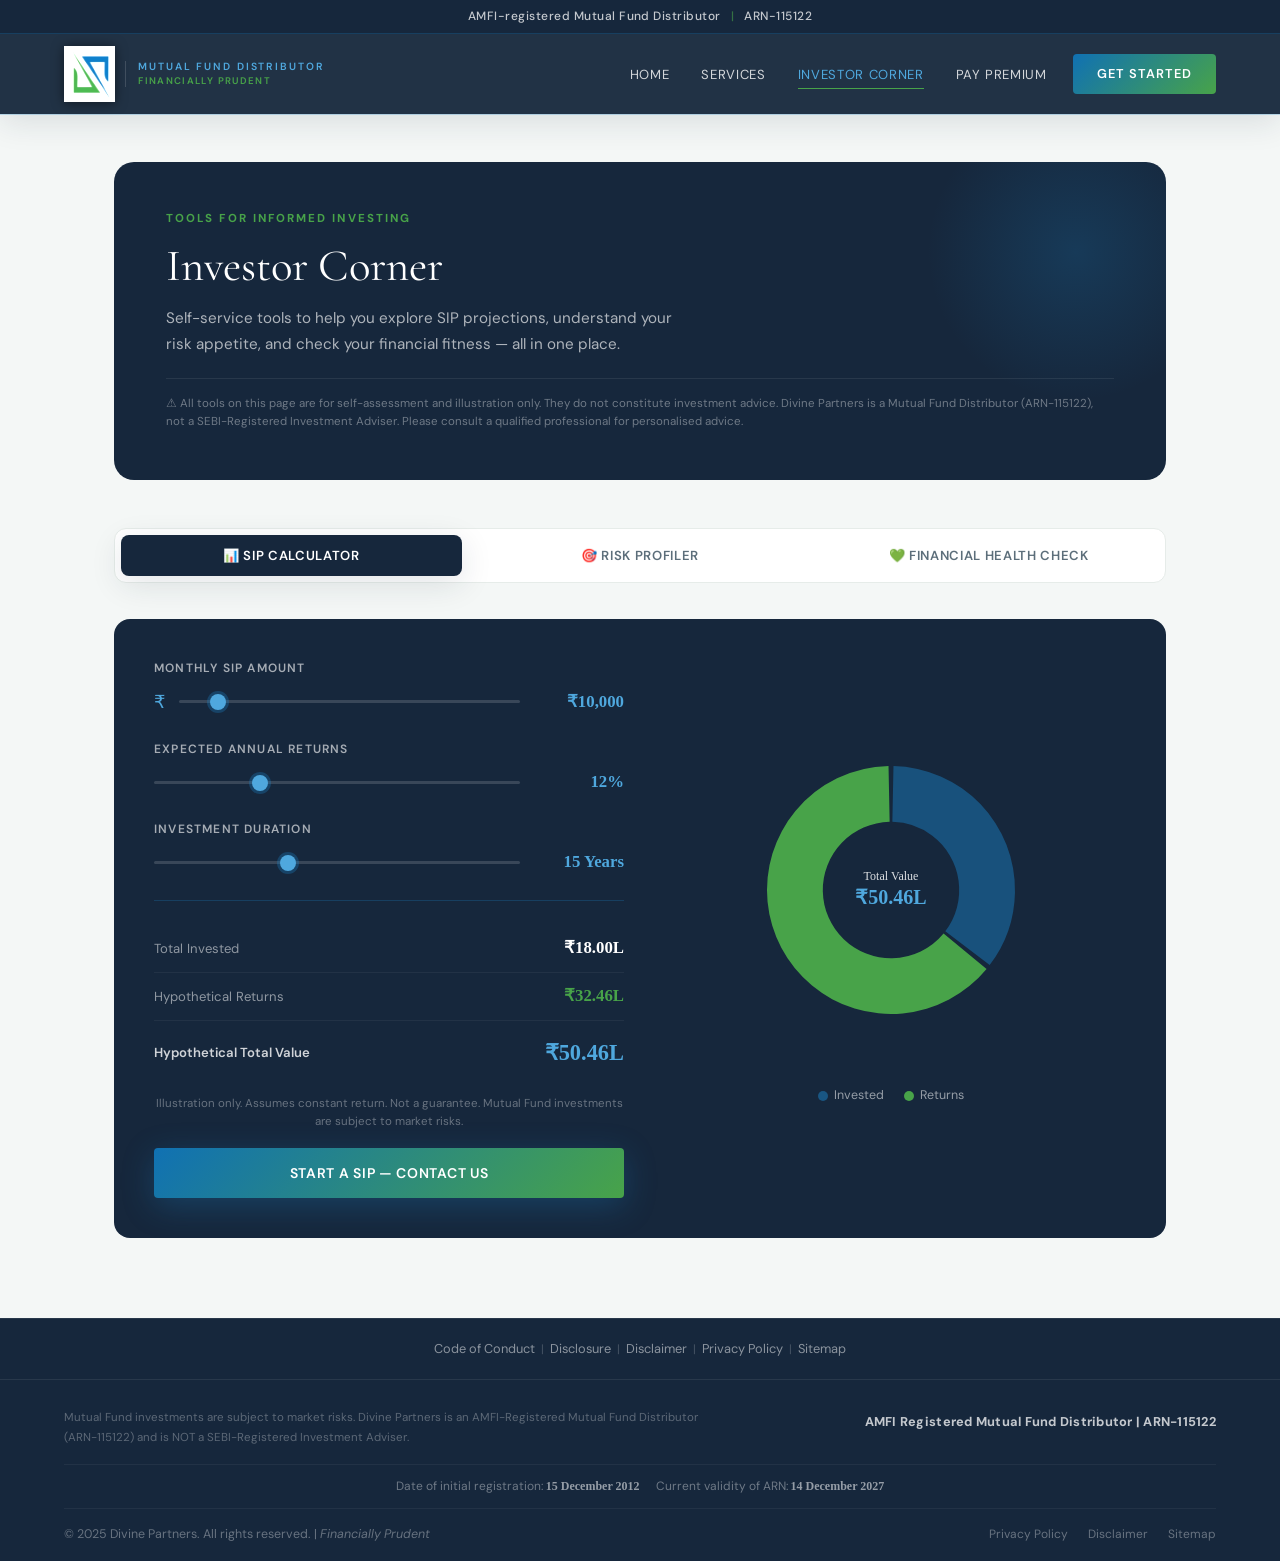
<file: investor_corner.html>
<!DOCTYPE html>
<html lang="en">
<head>
  <meta charset="UTF-8" />
  <meta name="viewport" content="width=device-width, initial-scale=1.0" />
  <title>Investor Corner | Divine Partners</title>
  <meta name="description" content="Your one-stop investor toolkit — SIP Calculator, Risk Profiler, and Financial Health Check. Tools to help you make informed decisions." />
  <link rel="icon" type="image/png" href="logo.png" />
  <link rel="preconnect" href="https://fonts.googleapis.com" />
  <link rel="preconnect" href="https://fonts.gstatic.com" crossorigin />
  <link href="https://fonts.googleapis.com/css2?family=Cormorant+Garamond:ital,wght@0,300;0,400;0,500;0,600;1,300;1,400&family=DM+Sans:opsz,wght@9..40,300;9..40,400;9..40,500;9..40,600&display=swap" rel="stylesheet" />
  <link rel="stylesheet" href="legal-combined.css" />
  <style>
    :root { --font-numeric: 'Times New Roman', Times, serif; }

    .ic-page {
      min-height: 100vh;
      background: var(--cream);
      padding-top: calc(var(--nav-h) + var(--compliance-h) + 48px);
      padding-bottom: 80px;
    }

    .ic-container { max-width: 1100px; margin: 0 auto; padding: 0 24px; }

    /* ── Hero banner ── */
    .ic-hero {
      background: var(--navy);
      border-radius: 20px;
      padding: 48px 52px;
      margin-bottom: 48px;
      position: relative;
      overflow: hidden;
    }
    .ic-hero::before {
      content: '';
      position: absolute;
      top: -60px; right: -60px;
      width: 300px; height: 300px;
      background: radial-gradient(circle, rgba(27,134,201,0.2), transparent 70%);
    }
    .ic-hero-tag {
      font-size: 0.72rem; font-weight: 700;
      letter-spacing: 0.18em; text-transform: uppercase;
      color: var(--green); margin-bottom: 12px;
    }
    .ic-hero-title {
      font-family: var(--font-serif);
      font-size: clamp(1.8rem, 4vw, 2.8rem);
      font-weight: 400; color: var(--white);
      margin-bottom: 12px; line-height: 1.2;
    }
    .ic-hero-sub { font-size: 0.95rem; color: rgba(255,255,255,0.65); max-width: 520px; line-height: 1.7; }
    .ic-hero-disclaimer {
      margin-top: 20px;
      font-size: 0.72rem;
      color: rgba(255,255,255,0.38);
      border-top: 1px solid rgba(255,255,255,0.08);
      padding-top: 16px;
      line-height: 1.6;
    }

    /* ── Tab nav ── */
    .ic-tabs {
      display: flex; gap: 8px;
      background: var(--white);
      border: 1px solid var(--cream-dark);
      border-radius: 12px;
      padding: 6px;
      margin-bottom: 36px;
    }
    .ic-tab {
      flex: 1;
      padding: 12px 20px;
      border-radius: 8px;
      border: none;
      background: transparent;
      font-family: var(--font-sans);
      font-size: 0.82rem;
      font-weight: 600;
      letter-spacing: 0.05em;
      text-transform: uppercase;
      color: var(--text-light);
      cursor: pointer;
      transition: var(--transition);
      display: flex; align-items: center; justify-content: center; gap: 8px;
    }
    .ic-tab.active {
      background: var(--navy);
      color: var(--white);
      box-shadow: var(--shadow);
    }
    .ic-tab:hover:not(.active) { background: var(--cream); color: var(--navy); }

    /* ── Panels ── */
    .ic-panel { display: none; }
    .ic-panel.active { display: block; }

    /* ── SIP Calculator (same as homepage but lighter) ── */
    .ic-calc-wrap {
      display: grid;
      grid-template-columns: 1fr 1fr;
      gap: 32px;
      background: var(--navy);
      border-radius: 16px;
      padding: 40px;
    }
    .ic-calc-field { margin-bottom: 24px; }
    .ic-calc-field label {
      display: block;
      font-size: 0.75rem; font-weight: 600;
      letter-spacing: 0.1em; text-transform: uppercase;
      color: rgba(255,255,255,0.62); margin-bottom: 10px;
    }
    .ic-calc-input-group { display: flex; align-items: center; gap: 14px; }
    .ic-calc-prefix { color: var(--gold-light); font-family: var(--font-numeric); font-size: 1.1rem; }
    .ic-calc-input-group input[type="range"] {
      flex: 1; -webkit-appearance: none; appearance: none;
      height: 3px; background: rgba(255,255,255,0.15);
      border-radius: 2px; outline: none;
    }
    .ic-calc-input-group input[type="range"]::-webkit-slider-thumb {
      -webkit-appearance: none; width: 16px; height: 16px;
      background: var(--gold-light); border-radius: 50%; cursor: pointer;
      box-shadow: 0 0 0 3px rgba(27,134,201,0.3);
    }
    .ic-calc-val {
      font-family: var(--font-numeric); font-size: 1.05rem;
      color: var(--gold-light); font-weight: 700;
      min-width: 90px; text-align: right;
    }
    .ic-results { border-top: 1px solid rgba(27,134,201,0.25); padding-top: 24px; margin-top: 8px; }
    .ic-result-row {
      display: flex; justify-content: space-between; align-items: center;
      padding: 10px 0; border-bottom: 1px solid rgba(255,255,255,0.05);
    }
    .ic-result-label { font-size: 0.82rem; color: rgba(255,255,255,0.52); }
    .ic-result-val { font-family: var(--font-numeric); font-size: 1.05rem; color: var(--white); font-weight: 700; }
    .ic-result-val.green { color: var(--green); }
    .ic-result-val.gold { font-size: 1.4rem; color: var(--gold-light); }
    .ic-chart-area { display: flex; flex-direction: column; align-items: center; justify-content: center; gap: 16px; }
    .ic-legend { display: flex; gap: 20px; }
    .ic-legend-item { display: flex; align-items: center; gap: 6px; font-size: 0.78rem; color: rgba(255,255,255,0.55); }
    .ic-legend-dot { width: 10px; height: 10px; border-radius: 50%; }
    .ic-calc-disclaimer {
      font-size: 0.72rem; color: rgba(255,255,255,0.35);
      text-align: center; margin-top: 14px; line-height: 1.6;
    }

    /* ── Tool embed card ── */
    .ic-tool-card {
      background: var(--white);
      border-radius: 16px;
      border: 1px solid var(--cream-dark);
      overflow: hidden;
      box-shadow: var(--shadow);
    }
    .ic-tool-header {
      background: var(--navy);
      padding: 24px 32px;
      display: flex; align-items: center; gap: 16px;
    }
    .ic-tool-icon { font-size: 2rem; }
    .ic-tool-header-text h2 {
      font-family: var(--font-serif); font-size: 1.4rem;
      font-weight: 400; color: var(--white); margin-bottom: 4px;
    }
    .ic-tool-header-text p { font-size: 0.82rem; color: rgba(255,255,255,0.6); }
    .ic-tool-body { padding: 40px 32px; }

    .ic-tool-steps {
      display: grid;
      grid-template-columns: repeat(3, 1fr);
      gap: 24px;
      margin-bottom: 36px;
    }
    .ic-step {
      text-align: center;
      padding: 24px 16px;
      background: var(--cream);
      border-radius: 12px;
      border: 1px solid var(--cream-dark);
    }
    .ic-step-num {
      font-family: var(--font-numeric);
      font-size: 2rem; font-weight: 700;
      color: var(--azure); margin-bottom: 8px;
    }
    .ic-step-title { font-size: 0.85rem; font-weight: 600; color: var(--navy); margin-bottom: 6px; }
    .ic-step-desc { font-size: 0.78rem; color: var(--text-light); line-height: 1.6; }

    .ic-launch-btn {
      display: flex; align-items: center; justify-content: center; gap: 12px;
      padding: 16px 40px;
      background: linear-gradient(135deg, var(--azure), var(--green));
      color: var(--white);
      border-radius: 8px;
      font-family: var(--font-sans);
      font-size: 0.9rem; font-weight: 700;
      letter-spacing: 0.05em; text-transform: uppercase;
      text-decoration: none;
      transition: var(--transition);
      box-shadow: 0 8px 24px rgba(27,134,201,0.3);
      margin: 0 auto;
      width: fit-content;
    }
    .ic-launch-btn:hover {
      transform: translateY(-3px);
      box-shadow: 0 14px 32px rgba(27,134,201,0.4);
    }
    .ic-launch-btn svg { width: 20px; height: 20px; }

    .ic-tool-disclaimer {
      margin-top: 24px;
      padding: 16px 20px;
      background: rgba(201,169,110,0.06);
      border: 1px solid rgba(201,169,110,0.15);
      border-radius: 8px;
      font-size: 0.75rem;
      color: var(--text-light);
      line-height: 1.7;
    }
    .ic-tool-disclaimer strong { color: var(--navy); }

    @media (max-width: 760px) {
      .ic-calc-wrap { grid-template-columns: 1fr; }
      .ic-chart-area { display: none; }
      .ic-tool-steps { grid-template-columns: 1fr; }
      .ic-tabs { flex-direction: column; }
      .ic-hero { padding: 32px 24px; }
    }
  </style>
</head>
<body>

  <!-- Compliance Bar -->
  <div class="compliance-bar">
    <div class="container compliance-bar-inner">
      <span>AMFI-registered Mutual Fund Distributor</span>
      <span class="compliance-divider">|</span>
      <span>ARN-115122</span>
    </div>
  </div>

  <!-- Navbar -->
  <nav class="navbar scrolled" id="navbar">
    <div class="nav-container">
      <a href="index.html" class="nav-logo">
        <img src="logo.png" alt="Divine Partners Logo" class="nav-logo-img" />
        <div class="logo-text">
          <span class="logo-sub">Mutual Fund Distributor</span>
          <span class="logo-tagline">Financially Prudent</span>
        </div>
      </a>
      <div class="nav-links" id="navLinks">
        <a href="index.html" class="nav-link">Home</a>
        <a href="index.html#services" class="nav-link">Services</a>
        <a href="investor-corner.html" class="nav-link active">Investor Corner</a>
        <a href="pay-premium.html" class="nav-link">Pay Premium</a>
        <a href="index.html#contact" class="nav-cta">Get Started</a>
      </div>
      <button class="nav-hamburger" id="hamburger" aria-label="Menu">
        <span></span><span></span><span></span>
      </button>
    </div>
  </nav>

  <main class="ic-page">
    <div class="ic-container">

      <!-- Hero -->
      <div class="ic-hero">
        <div class="ic-hero-tag">Tools for Informed Investing</div>
        <h1 class="ic-hero-title">Investor Corner</h1>
        <p class="ic-hero-sub">Self-service tools to help you explore SIP projections, understand your risk appetite, and check your financial fitness — all in one place.</p>
        <p class="ic-hero-disclaimer">⚠ All tools on this page are for self-assessment and illustration only. They do not constitute investment advice. Divine Partners is a Mutual Fund Distributor (ARN-115122), not a SEBI-Registered Investment Adviser. Please consult a qualified professional for personalised advice.</p>
      </div>

      <!-- Tab navigation -->
      <div class="ic-tabs" role="tablist">
        <button class="ic-tab active" onclick="switchTab('sip', this)" id="sip" role="tab" aria-selected="true">
          📊 SIP Calculator
        </button>
        <button class="ic-tab" onclick="switchTab('risk', this)" id="risk" role="tab" aria-selected="false">
          🎯 Risk Profiler
        </button>
        <button class="ic-tab" onclick="switchTab('health', this)" id="health" role="tab" aria-selected="false">
          💚 Financial Health Check
        </button>
      </div>

      <!-- ════ PANEL 1: SIP Calculator ════ -->
      <div class="ic-panel active" id="panel-sip">
        <div class="ic-calc-wrap">
          <div>
            <div class="ic-calc-field">
              <label>Monthly SIP Amount</label>
              <div class="ic-calc-input-group">
                <span class="ic-calc-prefix">₹</span>
                <input type="range" id="ic-sipAmount" min="500" max="100000" value="10000" step="500" />
                <span class="ic-calc-val" id="ic-sipAmountVal">₹10,000</span>
              </div>
            </div>
            <div class="ic-calc-field">
              <label>Expected Annual Returns</label>
              <div class="ic-calc-input-group">
                <input type="range" id="ic-sipReturn" min="5" max="30" value="12" step="0.5" />
                <span class="ic-calc-val" id="ic-sipReturnVal">12%</span>
              </div>
            </div>
            <div class="ic-calc-field">
              <label>Investment Duration</label>
              <div class="ic-calc-input-group">
                <input type="range" id="ic-sipDuration" min="1" max="40" value="15" step="1" />
                <span class="ic-calc-val" id="ic-sipDurationVal">15 Years</span>
              </div>
            </div>
            <div class="ic-results">
              <div class="ic-result-row">
                <span class="ic-result-label">Total Invested</span>
                <span class="ic-result-val" id="ic-totalInvested">₹18,00,000</span>
              </div>
              <div class="ic-result-row">
                <span class="ic-result-label">Hypothetical Returns</span>
                <span class="ic-result-val green" id="ic-estReturns">₹32,00,000</span>
              </div>
              <div class="ic-result-row" style="border-bottom:none; padding-top:14px;">
                <span class="ic-result-label" style="font-weight:600;color:rgba(255,255,255,0.8)">Hypothetical Total Value</span>
                <span class="ic-result-val gold" id="ic-totalWealth">₹50,00,000</span>
              </div>
            </div>
            <p class="ic-calc-disclaimer">Illustration only. Assumes constant return. Not a guarantee. Mutual Fund investments are subject to market risks.</p>
            <a href="index.html#contact" class="btn btn-gold btn-full" style="margin-top:16px;">Start a SIP — Contact Us</a>
          </div>
          <div class="ic-chart-area">
            <canvas id="ic-sipChart" width="380" height="320"></canvas>
            <div class="ic-legend">
              <div class="ic-legend-item"><span class="ic-legend-dot" style="background:rgba(27,134,201,0.5)"></span>Invested</div>
              <div class="ic-legend-item"><span class="ic-legend-dot" style="background:var(--green)"></span>Returns</div>
            </div>
          </div>
        </div>
      </div>

      <!-- ════ PANEL 2: Risk Profiler ════ -->
      <div class="ic-panel" id="panel-risk">
        <div class="ic-tool-card">
          <div class="ic-tool-header">
            <div class="ic-tool-icon">🎯</div>
            <div class="ic-tool-header-text">
              <h2>Risk Profiler</h2>
              <p>Understand your risk appetite before you invest — takes about 3 minutes.</p>
            </div>
          </div>
          <div class="ic-tool-body">
            <div class="ic-tool-steps">
              <div class="ic-step">
                <div class="ic-step-num">1</div>
                <div class="ic-step-title">Answer 10 Questions</div>
                <div class="ic-step-desc">Short questions about your income, goals, investment horizon, and comfort with market movements.</div>
              </div>
              <div class="ic-step">
                <div class="ic-step-num">2</div>
                <div class="ic-step-title">Get Your Risk Score</div>
                <div class="ic-step-desc">Instantly see whether you are Conservative, Moderate, or Aggressive — with a plain-English explanation.</div>
              </div>
              <div class="ic-step">
                <div class="ic-step-num">3</div>
                <div class="ic-step-title">Share with Us</div>
                <div class="ic-step-desc">Share your result when you contact us — it helps us show you the right fund categories for your profile.</div>
              </div>
            </div>
            <a href="https://moneymultiplier.in/rvr-risk.php" target="_blank" rel="noopener" class="ic-launch-btn">
              <svg viewBox="0 0 24 24" fill="none" stroke="currentColor" stroke-width="2"><path d="M18 13v6a2 2 0 0 1-2 2H5a2 2 0 0 1-2-2V8a2 2 0 0 1 2-2h6"/><polyline points="15 3 21 3 21 9"/><line x1="10" y1="14" x2="21" y2="3"/></svg>
              Start Risk Profiler
            </a>
            <div class="ic-tool-disclaimer">
              <strong>Disclaimer:</strong> This risk profiler is an external third-party tool operated by Money Multiplier. Divine Partners has no affiliation with or responsibility for its content, accuracy, or privacy practices. The tool is for self-assessment only and does not constitute investment advice or a suitability recommendation. Please read the tool's own terms before proceeding.
            </div>
          </div>
        </div>
      </div>

      <!-- ════ PANEL 3: Financial Health Check ════ -->
      <div class="ic-panel" id="panel-health">
        <div class="ic-tool-card">
          <div class="ic-tool-header">
            <div class="ic-tool-icon">💚</div>
            <div class="ic-tool-header-text">
              <h2>Financial Health Check</h2>
              <p>A quick check-up across 5 key areas of your personal finances.</p>
            </div>
          </div>
          <div class="ic-tool-body">
            <div class="ic-tool-steps">
              <div class="ic-step">
                <div class="ic-step-num">1</div>
                <div class="ic-step-title">5 Financial Areas</div>
                <div class="ic-step-desc">Emergency fund, insurance cover, debt levels, savings rate, and investment progress are assessed.</div>
              </div>
              <div class="ic-step">
                <div class="ic-step-num">2</div>
                <div class="ic-step-title">Get Your Health Score</div>
                <div class="ic-step-desc">See a score for each area and an overall financial health rating — with suggestions on where to focus.</div>
              </div>
              <div class="ic-step">
                <div class="ic-step-num">3</div>
                <div class="ic-step-title">Take Action</div>
                <div class="ic-step-desc">Use the results to prioritise — then contact us to help with the mutual fund and insurance parts.</div>
              </div>
            </div>
            <a href="https://moneymultiplier.in/rvh-health.php" target="_blank" rel="noopener" class="ic-launch-btn">
              <svg viewBox="0 0 24 24" fill="none" stroke="currentColor" stroke-width="2"><path d="M18 13v6a2 2 0 0 1-2 2H5a2 2 0 0 1-2-2V8a2 2 0 0 1 2-2h6"/><polyline points="15 3 21 3 21 9"/><line x1="10" y1="14" x2="21" y2="3"/></svg>
              Start Health Check
            </a>
            <div class="ic-tool-disclaimer">
              <strong>Disclaimer:</strong> This financial health check is an external third-party tool operated by Money Multiplier. Divine Partners has no affiliation with or responsibility for its content, accuracy, or privacy practices. The results are for general self-awareness only and do not constitute financial, tax, or investment advice. Please read the tool's own terms before proceeding.
            </div>
          </div>
        </div>
      </div>

    </div><!-- /ic-container -->
  </main>

  <!-- Footer -->
  <footer class="footer">
    <div class="footer-regulatory">
      <div class="container">
        <div class="footer-reg-links">
          <a href="https://www.amfiindia.com/uploads/Revised_Codeof_Conductfor_Mutual_Fund_Distributors_April2022_57d91fe1c4.pdf" target="_blank" rel="noopener">Code of Conduct</a>
          <span class="footer-reg-sep">|</span>
          <a href="disclosure.html">Disclosure</a>
          <span class="footer-reg-sep">|</span>
          <a href="disclaimer.html">Disclaimer</a>
          <span class="footer-reg-sep">|</span>
          <a href="privacy-policy.html">Privacy Policy</a>
          <span class="footer-reg-sep">|</span>
          <a href="sitemap.html">Sitemap</a>
        </div>
      </div>
    </div>
    <div class="footer-bottom">
      <div class="container">
        <div class="footer-bottom-row">
          <p class="footer-disclaimer-text">Mutual Fund investments are subject to market risks. Divine Partners is an AMFI-Registered Mutual Fund Distributor (ARN-115122) and is NOT a SEBI-Registered Investment Adviser.</p>
          <div class="footer-arn-badge"><strong>AMFI Registered Mutual Fund Distributor | ARN-115122</strong></div>
        </div>
        <div class="footer-arn-dates">
          <span>Date of initial registration: <strong>15 December 2012</strong></span>
          <span>Current validity of ARN: <strong>14 December 2027</strong></span>
        </div>
        <div class="footer-copyright">
          <p>© 2025 Divine Partners. All rights reserved. | <em>Financially Prudent</em></p>
          <div class="footer-links">
            <a href="privacy-policy.html">Privacy Policy</a>
            <a href="disclaimer.html">Disclaimer</a>
            <a href="sitemap.html">Sitemap</a>
          </div>
        </div>
      </div>
    </div>
  </footer>

  <script>
    /* ── Tab switcher ── */
    function switchTab(name, btn) {
      document.querySelectorAll('.ic-panel').forEach(p => p.classList.remove('active'));
      document.querySelectorAll('.ic-tab').forEach(t => { t.classList.remove('active'); t.setAttribute('aria-selected','false'); });
      document.getElementById('panel-' + name).classList.add('active');
      btn.classList.add('active');
      btn.setAttribute('aria-selected','true');
    }

    /* ── Handle hash on load ── */
    window.addEventListener('DOMContentLoaded', () => {
      const hash = window.location.hash.replace('#','');
      if (['sip','risk','health'].includes(hash)) {
        const btn = document.getElementById(hash);
        if (btn) switchTab(hash, btn);
      }
    });

    /* ── SIP Calculator ── */
    function formatINR(n) {
      if (n >= 10000000) return '₹' + (n/10000000).toFixed(2) + 'Cr';
      if (n >= 100000)   return '₹' + (n/100000).toFixed(2) + 'L';
      return '₹' + Math.round(n).toLocaleString('en-IN');
    }

    let icCtx;
    function calcSIP() {
      const monthly = parseFloat(document.getElementById('ic-sipAmount').value);
      const rate    = parseFloat(document.getElementById('ic-sipReturn').value) / 100;
      const yrs     = parseInt(document.getElementById('ic-sipDuration').value);
      const months  = yrs * 12;
      const r       = rate / 12;
      const invested = monthly * months;
      const fv       = monthly * (((Math.pow(1+r, months)-1)/r)*(1+r));
      const returns  = fv - invested;

      document.getElementById('ic-sipAmountVal').textContent  = '₹' + monthly.toLocaleString('en-IN');
      document.getElementById('ic-sipReturnVal').textContent  = rate * 100 + '%';
      document.getElementById('ic-sipDurationVal').textContent= yrs + ' Years';
      document.getElementById('ic-totalInvested').textContent = formatINR(invested);
      document.getElementById('ic-estReturns').textContent    = formatINR(returns);
      document.getElementById('ic-totalWealth').textContent   = formatINR(fv);
      drawDonut(invested, returns);
    }

    function drawDonut(invested, returns) {
      const canvas = document.getElementById('ic-sipChart');
      if (!canvas || !icCtx) return;
      const total = invested + returns;
      const w = canvas.width, h = canvas.height;
      const cx = w/2, cy = h/2 - 20;
      const r  = Math.min(w,h)/2 - 36;
      icCtx.clearRect(0,0,w,h);
      const ang = (invested/total) * Math.PI * 2;
      const gap = 0.04;
      const start = -Math.PI/2;
      // invested
      icCtx.beginPath();
      icCtx.arc(cx,cy,r, start+gap/2, start+ang-gap/2);
      icCtx.arc(cx,cy,r*0.55, start+ang-gap/2, start+gap/2, true);
      icCtx.closePath();
      icCtx.fillStyle = 'rgba(27,134,201,0.45)';
      icCtx.fill();
      // returns
      icCtx.beginPath();
      icCtx.arc(cx,cy,r, start+ang+gap/2, start+Math.PI*2-gap/2);
      icCtx.arc(cx,cy,r*0.55, start+Math.PI*2-gap/2, start+ang+gap/2, true);
      icCtx.closePath();
      icCtx.fillStyle = '#48A349';
      icCtx.fill();
      // centre
      const totalFmt = formatINR(total);
      icCtx.fillStyle = 'rgba(255,255,255,0.85)';
      icCtx.font = '12px DM Sans'; icCtx.textAlign = 'center';
      icCtx.fillText('Total Value', cx, cy-10);
      icCtx.fillStyle = '#4FA8DE';
      icCtx.font = 'bold 20px Times New Roman';
      icCtx.fillText(totalFmt, cx, cy+14);
    }

    window.addEventListener('DOMContentLoaded', () => {
      const canvas = document.getElementById('ic-sipChart');
      if (canvas) icCtx = canvas.getContext('2d');
      ['ic-sipAmount','ic-sipReturn','ic-sipDuration'].forEach(id => {
        document.getElementById(id).addEventListener('input', calcSIP);
      });
      calcSIP();
    });

    /* ── Hamburger ── */
    document.getElementById('hamburger').addEventListener('click', function() {
      this.classList.toggle('active');
      document.getElementById('navLinks').classList.toggle('open');
    });
  </script>
</body>
</html>
</file>
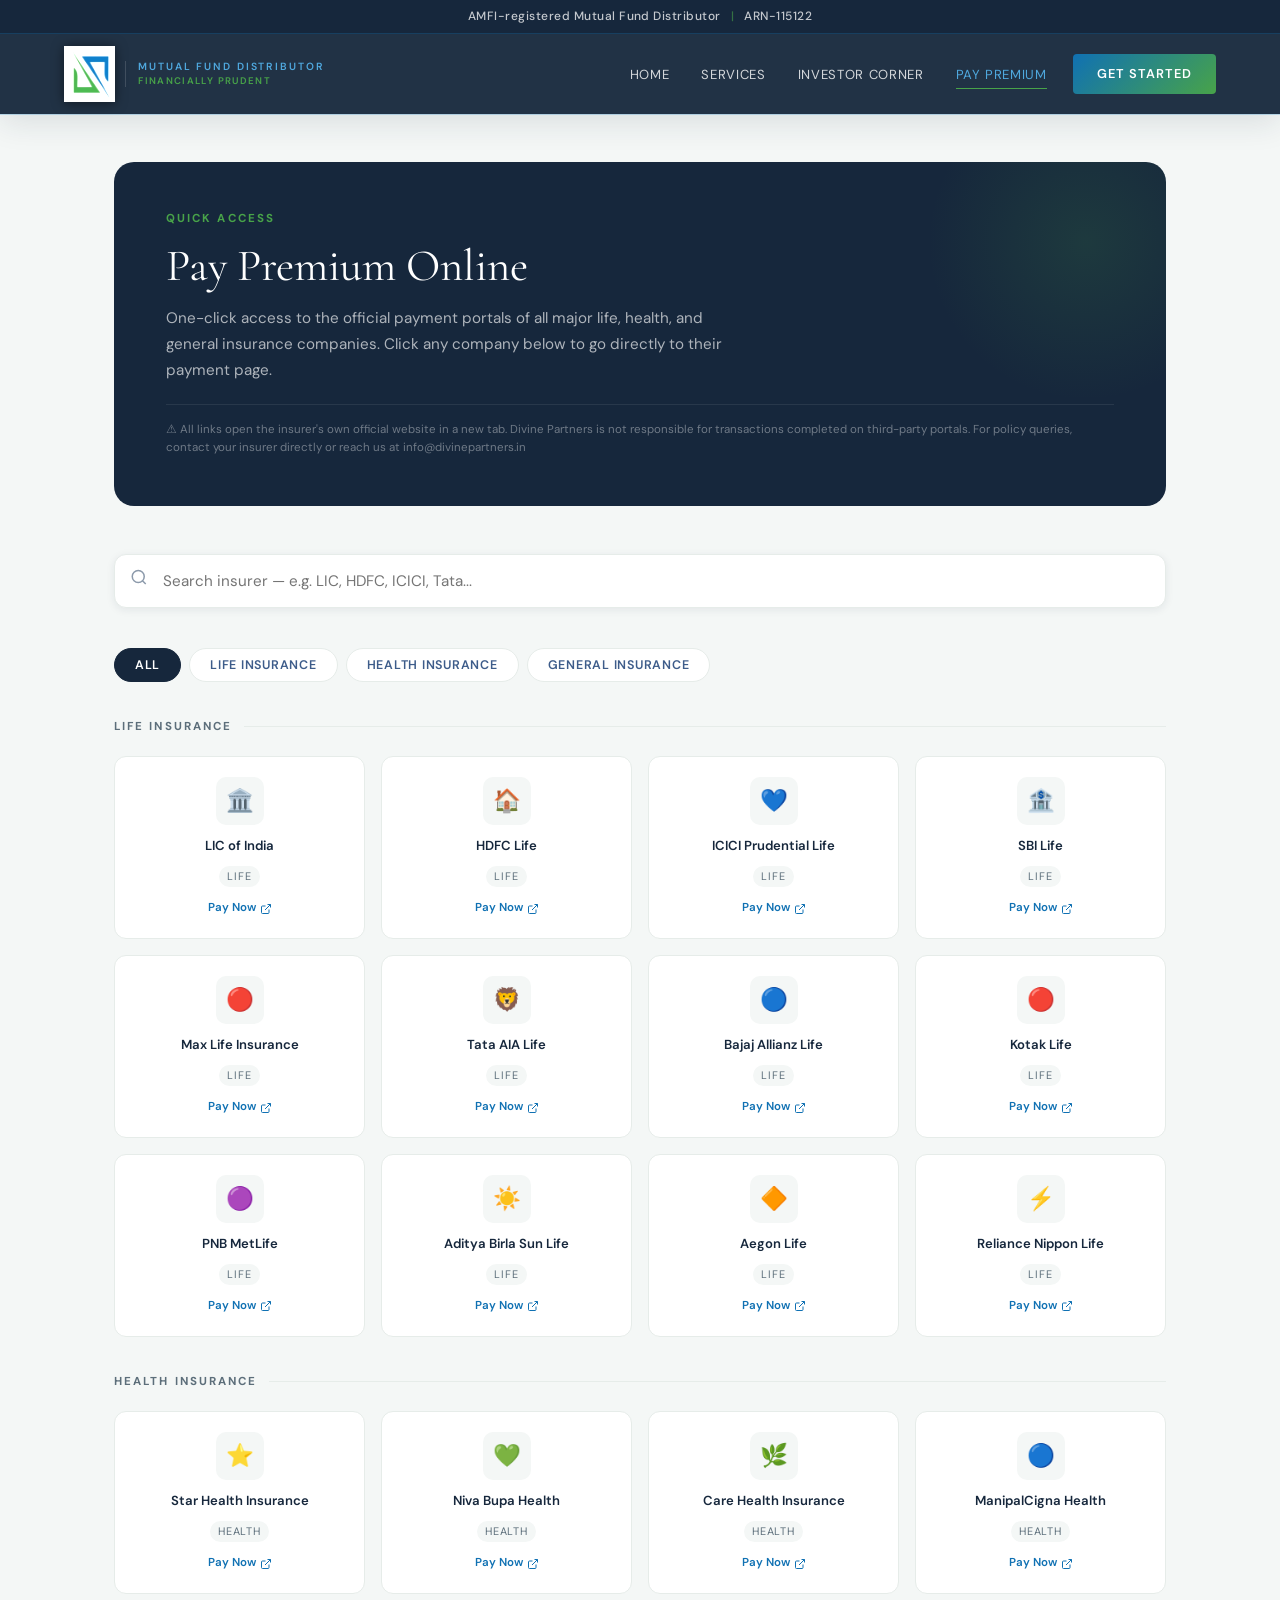
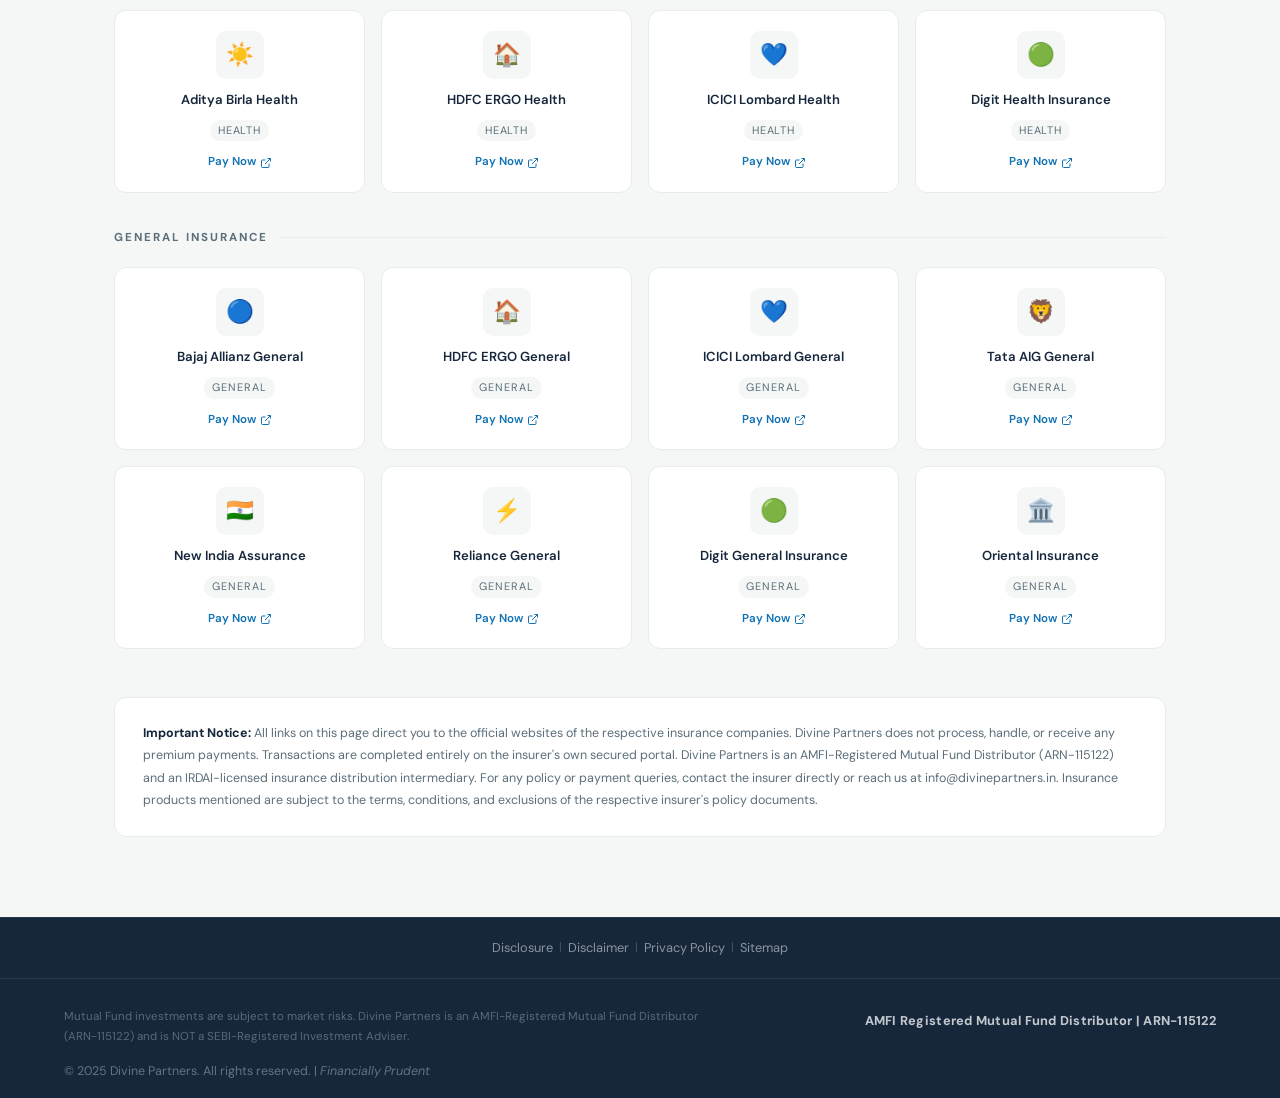
<file: pay-premium.html>
<!DOCTYPE html>
<html lang="en">
<head>
  <meta charset="UTF-8" />
  <meta name="viewport" content="width=device-width, initial-scale=1.0" />
  <title>Pay Insurance Premium Online | LIC, HDFC, ICICI, SBI &amp; 28 More | Divine Partners</title>
  <meta name="description" content="Pay your insurance premium online in one click. Direct links to LIC, HDFC Life, ICICI Prudential, SBI Life, Tata AIA, Star Health and 22 more insurers. Divine Partners, Gurugram (ARN-115122)." />
  <link rel="canonical" href="https://divinepartners.in/pay-premium.html" />
  <link rel="icon" type="image/png" href="logo.png" />
  <link rel="preconnect" href="https://fonts.googleapis.com" />
  <link rel="preconnect" href="https://fonts.gstatic.com" crossorigin />
  <link href="https://fonts.googleapis.com/css2?family=Cormorant+Garamond:ital,wght@0,300;0,400;0,500;0,600;1,300;1,400&family=DM+Sans:opsz,wght@9..40,300;9..40,400;9..40,500;9..40,600&display=swap" rel="stylesheet" />
  <link rel="stylesheet" href="legal-combined.css" />
  <style>
    .pp-page {
      min-height: 100vh;
      background: var(--cream);
      padding-top: calc(var(--nav-h) + var(--compliance-h) + 48px);
      padding-bottom: 80px;
    }
    .pp-container { max-width: 1100px; margin: 0 auto; padding: 0 24px; }

    /* Hero banner */
    .pp-hero {
      background: var(--navy);
      border-radius: 20px;
      padding: 48px 52px;
      margin-bottom: 48px;
      position: relative;
      overflow: hidden;
    }
    .pp-hero::before {
      content: '';
      position: absolute;
      top: -80px; right: -80px;
      width: 320px; height: 320px;
      background: radial-gradient(circle, rgba(72,163,73,0.15), transparent 70%);
    }
    .pp-hero-tag {
      font-size: 0.72rem; font-weight: 700;
      letter-spacing: 0.18em; text-transform: uppercase;
      color: var(--green); margin-bottom: 12px;
    }
    .pp-hero-title {
      font-family: var(--font-serif);
      font-size: clamp(1.8rem, 4vw, 2.8rem);
      font-weight: 400; color: var(--white);
      margin-bottom: 12px; line-height: 1.2;
    }
    .pp-hero-sub {
      font-size: 0.95rem;
      color: rgba(255,255,255,0.65);
      max-width: 580px; line-height: 1.7;
    }
    .pp-hero-note {
      margin-top: 20px;
      font-size: 0.72rem;
      color: rgba(255,255,255,0.38);
      border-top: 1px solid rgba(255,255,255,0.08);
      padding-top: 16px; line-height: 1.6;
    }

    /* Search bar */
    .pp-search-wrap {
      position: relative;
      margin-bottom: 40px;
    }
    .pp-search {
      width: 100%;
      padding: 16px 20px 16px 48px;
      background: var(--white);
      border: 1px solid var(--cream-dark);
      border-radius: 12px;
      font-family: var(--font-sans);
      font-size: 0.95rem;
      color: var(--text-dark);
      outline: none;
      box-shadow: var(--shadow-sm);
      transition: var(--transition);
    }
    .pp-search:focus {
      border-color: var(--azure);
      box-shadow: 0 0 0 3px rgba(27,134,201,0.12);
    }
    .pp-search-icon {
      position: absolute;
      left: 16px; top: 50%;
      transform: translateY(-50%);
      color: var(--gray-400);
      pointer-events: none;
    }
    .pp-search-icon svg { width: 18px; height: 18px; }

    /* Category filter tabs */
    .pp-filters {
      display: flex; gap: 8px; flex-wrap: wrap;
      margin-bottom: 36px;
    }
    .pp-filter {
      padding: 8px 20px;
      border-radius: 100px;
      border: 1px solid var(--cream-dark);
      background: var(--white);
      font-family: var(--font-sans);
      font-size: 0.78rem; font-weight: 600;
      letter-spacing: 0.06em; text-transform: uppercase;
      color: var(--text-mid);
      cursor: pointer;
      transition: var(--transition);
    }
    .pp-filter.active {
      background: var(--navy);
      color: var(--white);
      border-color: var(--navy);
    }
    .pp-filter:hover:not(.active) {
      border-color: var(--azure);
      color: var(--azure);
    }

    /* Section heading */
    .pp-section-heading {
      font-family: var(--font-sans);
      font-size: 0.72rem; font-weight: 700;
      letter-spacing: 0.18em; text-transform: uppercase;
      color: var(--text-light);
      display: flex; align-items: center; gap: 12px;
      margin: 36px 0 20px;
    }
    .pp-section-heading::after {
      content: ''; flex: 1;
      height: 1px; background: var(--cream-dark);
    }

    /* Company grid */
    .pp-grid {
      display: grid;
      grid-template-columns: repeat(4, 1fr);
      gap: 16px;
      margin-bottom: 12px;
    }

    /* Company card */
    .pp-card {
      background: var(--white);
      border: 1px solid var(--cream-dark);
      border-radius: 12px;
      padding: 20px 16px;
      display: flex;
      flex-direction: column;
      align-items: center;
      gap: 12px;
      text-align: center;
      text-decoration: none;
      transition: var(--transition);
      position: relative;
      overflow: hidden;
    }
    .pp-card::before {
      content: '';
      position: absolute; bottom: 0; left: 0; right: 0;
      height: 2px;
      background: linear-gradient(90deg, var(--azure), var(--green));
      transform: scaleX(0);
      transition: var(--transition);
    }
    .pp-card:hover {
      transform: translateY(-4px);
      box-shadow: var(--shadow-lg);
      border-color: transparent;
    }
    .pp-card:hover::before { transform: scaleX(1); }

    .pp-card-icon {
      width: 48px; height: 48px;
      border-radius: 10px;
      background: var(--cream);
      display: flex; align-items: center; justify-content: center;
      font-size: 1.4rem;
      flex-shrink: 0;
    }
    .pp-card-name {
      font-family: var(--font-sans);
      font-size: 0.82rem; font-weight: 600;
      color: var(--navy); line-height: 1.3;
    }
    .pp-card-type {
      font-size: 0.68rem;
      letter-spacing: 0.08em; text-transform: uppercase;
      color: var(--text-light);
      padding: 2px 8px;
      background: var(--cream);
      border-radius: 100px;
    }
    .pp-card-link {
      font-size: 0.72rem; font-weight: 600;
      color: var(--azure);
      display: flex; align-items: center; gap: 4px;
    }
    .pp-card-link svg { width: 12px; height: 12px; }

    /* No results */
    .pp-no-results {
      text-align: center; padding: 60px 20px;
      color: var(--text-light); font-size: 0.95rem;
      display: none;
    }

    /* Disclaimer */
    .pp-disclaimer {
      background: var(--white);
      border: 1px solid var(--cream-dark);
      border-radius: 12px;
      padding: 24px 28px;
      margin-top: 48px;
      font-size: 0.78rem;
      color: var(--text-light);
      line-height: 1.8;
    }
    .pp-disclaimer strong { color: var(--navy); }

    @media (max-width: 960px) { .pp-grid { grid-template-columns: repeat(3, 1fr); } }
    @media (max-width: 640px) {
      .pp-grid { grid-template-columns: repeat(2, 1fr); }
      .pp-hero { padding: 28px 20px; }
    }
    @media (max-width: 400px) { .pp-grid { grid-template-columns: 1fr; } }
  </style>
</head>
<body>

  <!-- Compliance Bar -->
  <div class="compliance-bar">
    <div class="container compliance-bar-inner">
      <span>AMFI-registered Mutual Fund Distributor</span>
      <span class="compliance-divider">|</span>
      <span>ARN-115122</span>
    </div>
  </div>

  <!-- Navbar -->
  <nav class="navbar scrolled" id="navbar">
    <div class="nav-container">
      <a href="index.html" class="nav-logo">
        <img src="logo.png" alt="Divine Partners Logo" class="nav-logo-img" />
        <div class="logo-text">
          <span class="logo-sub">Mutual Fund Distributor</span>
          <span class="logo-tagline">Financially Prudent</span>
        </div>
      </a>
      <div class="nav-links" id="navLinks">
        <a href="index.html" class="nav-link">Home</a>
        <a href="index.html#services" class="nav-link">Services</a>
        <a href="investor-corner.html" class="nav-link">Investor Corner</a>
        <a href="pay-premium.html" class="nav-link active">Pay Premium</a>
        <a href="index.html#contact" class="nav-cta">Get Started</a>
      </div>
      <button class="nav-hamburger" id="hamburger" aria-label="Menu">
        <span></span><span></span><span></span>
      </button>
    </div>
  </nav>

  <main class="pp-page">
    <div class="pp-container">

      <!-- Hero -->
      <div class="pp-hero">
        <div class="pp-hero-tag">Quick Access</div>
        <h1 class="pp-hero-title">Pay Premium Online</h1>
        <p class="pp-hero-sub">One-click access to the official payment portals of all major life, health, and general insurance companies. Click any company below to go directly to their payment page.</p>
        <p class="pp-hero-note">⚠ All links open the insurer's own official website in a new tab. Divine Partners is not responsible for transactions completed on third-party portals. For policy queries, contact your insurer directly or reach us at info@divinepartners.in</p>
      </div>

      <!-- Search -->
      <div class="pp-search-wrap">
        <div class="pp-search-icon">
          <svg viewBox="0 0 24 24" fill="none" stroke="currentColor" stroke-width="2"><circle cx="11" cy="11" r="8"/><path d="m21 21-4.35-4.35"/></svg>
        </div>
        <input type="text" class="pp-search" id="ppSearch" placeholder="Search insurer — e.g. LIC, HDFC, ICICI, Tata..." />
      </div>

      <!-- Filter tabs -->
      <div class="pp-filters">
        <button class="pp-filter active" data-cat="all">All</button>
        <button class="pp-filter" data-cat="life">Life Insurance</button>
        <button class="pp-filter" data-cat="health">Health Insurance</button>
        <button class="pp-filter" data-cat="general">General Insurance</button>
      </div>

      <!-- ── LIFE INSURANCE ── -->
      <div class="pp-section-heading" data-section="life">Life Insurance</div>
      <div class="pp-grid" id="grid-life">

        <a href="https://licindia.in/Home/Premium-Payment" target="_blank" rel="noopener" class="pp-card" data-cat="life" data-name="lic life insurance corporation">
          <div class="pp-card-icon">🏛️</div>
          <div class="pp-card-name">LIC of India</div>
          <div class="pp-card-type">Life</div>
          <div class="pp-card-link">Pay Now <svg viewBox="0 0 24 24" fill="none" stroke="currentColor" stroke-width="2"><path d="M18 13v6a2 2 0 0 1-2 2H5a2 2 0 0 1-2-2V8a2 2 0 0 1 2-2h6"/><polyline points="15 3 21 3 21 9"/><line x1="10" y1="14" x2="21" y2="3"/></svg></div>
        </a>

        <a href="https://www.hdfclife.com/customer-service/quick-pay" target="_blank" rel="noopener" class="pp-card" data-cat="life" data-name="hdfc life insurance">
          <div class="pp-card-icon">🏠</div>
          <div class="pp-card-name">HDFC Life</div>
          <div class="pp-card-type">Life</div>
          <div class="pp-card-link">Pay Now <svg viewBox="0 0 24 24" fill="none" stroke="currentColor" stroke-width="2"><path d="M18 13v6a2 2 0 0 1-2 2H5a2 2 0 0 1-2-2V8a2 2 0 0 1 2-2h6"/><polyline points="15 3 21 3 21 9"/><line x1="10" y1="14" x2="21" y2="3"/></svg></div>
        </a>

        <a href="https://www.iciciprulife.com/premium-payment/pay-premium-online.html" target="_blank" rel="noopener" class="pp-card" data-cat="life" data-name="icici prudential life insurance">
          <div class="pp-card-icon">💙</div>
          <div class="pp-card-name">ICICI Prudential Life</div>
          <div class="pp-card-type">Life</div>
          <div class="pp-card-link">Pay Now <svg viewBox="0 0 24 24" fill="none" stroke="currentColor" stroke-width="2"><path d="M18 13v6a2 2 0 0 1-2 2H5a2 2 0 0 1-2-2V8a2 2 0 0 1 2-2h6"/><polyline points="15 3 21 3 21 9"/><line x1="10" y1="14" x2="21" y2="3"/></svg></div>
        </a>

        <a href="https://www.sbilife.co.in/en/customer-services/premium-payment" target="_blank" rel="noopener" class="pp-card" data-cat="life" data-name="sbi life insurance">
          <div class="pp-card-icon">🏦</div>
          <div class="pp-card-name">SBI Life</div>
          <div class="pp-card-type">Life</div>
          <div class="pp-card-link">Pay Now <svg viewBox="0 0 24 24" fill="none" stroke="currentColor" stroke-width="2"><path d="M18 13v6a2 2 0 0 1-2 2H5a2 2 0 0 1-2-2V8a2 2 0 0 1 2-2h6"/><polyline points="15 3 21 3 21 9"/><line x1="10" y1="14" x2="21" y2="3"/></svg></div>
        </a>

        <a href="https://www.maxlifeinsurance.com/customer-portal/pay-premium" target="_blank" rel="noopener" class="pp-card" data-cat="life" data-name="max life insurance">
          <div class="pp-card-icon">🔴</div>
          <div class="pp-card-name">Max Life Insurance</div>
          <div class="pp-card-type">Life</div>
          <div class="pp-card-link">Pay Now <svg viewBox="0 0 24 24" fill="none" stroke="currentColor" stroke-width="2"><path d="M18 13v6a2 2 0 0 1-2 2H5a2 2 0 0 1-2-2V8a2 2 0 0 1 2-2h6"/><polyline points="15 3 21 3 21 9"/><line x1="10" y1="14" x2="21" y2="3"/></svg></div>
        </a>

        <a href="https://www.tataaia.com/content/tataaia/in/en/customer-service/pay-premium.html" target="_blank" rel="noopener" class="pp-card" data-cat="life" data-name="tata aia life insurance">
          <div class="pp-card-icon">🦁</div>
          <div class="pp-card-name">Tata AIA Life</div>
          <div class="pp-card-type">Life</div>
          <div class="pp-card-link">Pay Now <svg viewBox="0 0 24 24" fill="none" stroke="currentColor" stroke-width="2"><path d="M18 13v6a2 2 0 0 1-2 2H5a2 2 0 0 1-2-2V8a2 2 0 0 1 2-2h6"/><polyline points="15 3 21 3 21 9"/><line x1="10" y1="14" x2="21" y2="3"/></svg></div>
        </a>

        <a href="https://www.bajajallianz.com/quick-pay.html" target="_blank" rel="noopener" class="pp-card" data-cat="life" data-name="bajaj allianz life insurance">
          <div class="pp-card-icon">🔵</div>
          <div class="pp-card-name">Bajaj Allianz Life</div>
          <div class="pp-card-type">Life</div>
          <div class="pp-card-link">Pay Now <svg viewBox="0 0 24 24" fill="none" stroke="currentColor" stroke-width="2"><path d="M18 13v6a2 2 0 0 1-2 2H5a2 2 0 0 1-2-2V8a2 2 0 0 1 2-2h6"/><polyline points="15 3 21 3 21 9"/><line x1="10" y1="14" x2="21" y2="3"/></svg></div>
        </a>

        <a href="https://www.kotaklife.com/quick-pay" target="_blank" rel="noopener" class="pp-card" data-cat="life" data-name="kotak mahindra life insurance">
          <div class="pp-card-icon">🔴</div>
          <div class="pp-card-name">Kotak Life</div>
          <div class="pp-card-type">Life</div>
          <div class="pp-card-link">Pay Now <svg viewBox="0 0 24 24" fill="none" stroke="currentColor" stroke-width="2"><path d="M18 13v6a2 2 0 0 1-2 2H5a2 2 0 0 1-2-2V8a2 2 0 0 1 2-2h6"/><polyline points="15 3 21 3 21 9"/><line x1="10" y1="14" x2="21" y2="3"/></svg></div>
        </a>

        <a href="https://www.pnbmetlife.com/customer-service/pay-premium.html" target="_blank" rel="noopener" class="pp-card" data-cat="life" data-name="pnb metlife life insurance">
          <div class="pp-card-icon">🟣</div>
          <div class="pp-card-name">PNB MetLife</div>
          <div class="pp-card-type">Life</div>
          <div class="pp-card-link">Pay Now <svg viewBox="0 0 24 24" fill="none" stroke="currentColor" stroke-width="2"><path d="M18 13v6a2 2 0 0 1-2 2H5a2 2 0 0 1-2-2V8a2 2 0 0 1 2-2h6"/><polyline points="15 3 21 3 21 9"/><line x1="10" y1="14" x2="21" y2="3"/></svg></div>
        </a>

        <a href="https://customer.adityabirlacapital.com/insurance/life-insurance" target="_blank" rel="noopener" class="pp-card" data-cat="life" data-name="aditya birla sun life insurance">
          <div class="pp-card-icon">☀️</div>
          <div class="pp-card-name">Aditya Birla Sun Life</div>
          <div class="pp-card-type">Life</div>
          <div class="pp-card-link">Pay Now <svg viewBox="0 0 24 24" fill="none" stroke="currentColor" stroke-width="2"><path d="M18 13v6a2 2 0 0 1-2 2H5a2 2 0 0 1-2-2V8a2 2 0 0 1 2-2h6"/><polyline points="15 3 21 3 21 9"/><line x1="10" y1="14" x2="21" y2="3"/></svg></div>
        </a>

        <a href="https://www.aegonlife.com/customer-service/premium-payment" target="_blank" rel="noopener" class="pp-card" data-cat="life" data-name="aegon life insurance">
          <div class="pp-card-icon">🔶</div>
          <div class="pp-card-name">Aegon Life</div>
          <div class="pp-card-type">Life</div>
          <div class="pp-card-link">Pay Now <svg viewBox="0 0 24 24" fill="none" stroke="currentColor" stroke-width="2"><path d="M18 13v6a2 2 0 0 1-2 2H5a2 2 0 0 1-2-2V8a2 2 0 0 1 2-2h6"/><polyline points="15 3 21 3 21 9"/><line x1="10" y1="14" x2="21" y2="3"/></svg></div>
        </a>

        <a href="https://www.reliancelife.com/customer-service/quick-pay" target="_blank" rel="noopener" class="pp-card" data-cat="life" data-name="reliance nippon life insurance">
          <div class="pp-card-icon">⚡</div>
          <div class="pp-card-name">Reliance Nippon Life</div>
          <div class="pp-card-type">Life</div>
          <div class="pp-card-link">Pay Now <svg viewBox="0 0 24 24" fill="none" stroke="currentColor" stroke-width="2"><path d="M18 13v6a2 2 0 0 1-2 2H5a2 2 0 0 1-2-2V8a2 2 0 0 1 2-2h6"/><polyline points="15 3 21 3 21 9"/><line x1="10" y1="14" x2="21" y2="3"/></svg></div>
        </a>

      </div><!-- /grid-life -->

      <!-- ── HEALTH INSURANCE ── -->
      <div class="pp-section-heading" data-section="health">Health Insurance</div>
      <div class="pp-grid" id="grid-health">

        <a href="https://www.starhealth.in/pay-premium" target="_blank" rel="noopener" class="pp-card" data-cat="health" data-name="star health insurance">
          <div class="pp-card-icon">⭐</div>
          <div class="pp-card-name">Star Health Insurance</div>
          <div class="pp-card-type">Health</div>
          <div class="pp-card-link">Pay Now <svg viewBox="0 0 24 24" fill="none" stroke="currentColor" stroke-width="2"><path d="M18 13v6a2 2 0 0 1-2 2H5a2 2 0 0 1-2-2V8a2 2 0 0 1 2-2h6"/><polyline points="15 3 21 3 21 9"/><line x1="10" y1="14" x2="21" y2="3"/></svg></div>
        </a>

        <a href="https://www.niva-bupa.com/pay-premium" target="_blank" rel="noopener" class="pp-card" data-cat="health" data-name="niva bupa max bupa health insurance">
          <div class="pp-card-icon">💚</div>
          <div class="pp-card-name">Niva Bupa Health</div>
          <div class="pp-card-type">Health</div>
          <div class="pp-card-link">Pay Now <svg viewBox="0 0 24 24" fill="none" stroke="currentColor" stroke-width="2"><path d="M18 13v6a2 2 0 0 1-2 2H5a2 2 0 0 1-2-2V8a2 2 0 0 1 2-2h6"/><polyline points="15 3 21 3 21 9"/><line x1="10" y1="14" x2="21" y2="3"/></svg></div>
        </a>

        <a href="https://www.careinsurance.com/pay-premium.html" target="_blank" rel="noopener" class="pp-card" data-cat="health" data-name="care health insurance religare">
          <div class="pp-card-icon">🌿</div>
          <div class="pp-card-name">Care Health Insurance</div>
          <div class="pp-card-type">Health</div>
          <div class="pp-card-link">Pay Now <svg viewBox="0 0 24 24" fill="none" stroke="currentColor" stroke-width="2"><path d="M18 13v6a2 2 0 0 1-2 2H5a2 2 0 0 1-2-2V8a2 2 0 0 1 2-2h6"/><polyline points="15 3 21 3 21 9"/><line x1="10" y1="14" x2="21" y2="3"/></svg></div>
        </a>

        <a href="https://www.manipalcigna.com/pay-premium" target="_blank" rel="noopener" class="pp-card" data-cat="health" data-name="manipal cigna health insurance">
          <div class="pp-card-icon">🔵</div>
          <div class="pp-card-name">ManipalCigna Health</div>
          <div class="pp-card-type">Health</div>
          <div class="pp-card-link">Pay Now <svg viewBox="0 0 24 24" fill="none" stroke="currentColor" stroke-width="2"><path d="M18 13v6a2 2 0 0 1-2 2H5a2 2 0 0 1-2-2V8a2 2 0 0 1 2-2h6"/><polyline points="15 3 21 3 21 9"/><line x1="10" y1="14" x2="21" y2="3"/></svg></div>
        </a>

        <a href="https://www.adityabirlahealth.com/quick-pay" target="_blank" rel="noopener" class="pp-card" data-cat="health" data-name="aditya birla activ health insurance">
          <div class="pp-card-icon">☀️</div>
          <div class="pp-card-name">Aditya Birla Health</div>
          <div class="pp-card-type">Health</div>
          <div class="pp-card-link">Pay Now <svg viewBox="0 0 24 24" fill="none" stroke="currentColor" stroke-width="2"><path d="M18 13v6a2 2 0 0 1-2 2H5a2 2 0 0 1-2-2V8a2 2 0 0 1 2-2h6"/><polyline points="15 3 21 3 21 9"/><line x1="10" y1="14" x2="21" y2="3"/></svg></div>
        </a>

        <a href="https://www.hdfcergo.com/pay-premium" target="_blank" rel="noopener" class="pp-card" data-cat="health" data-name="hdfc ergo health insurance">
          <div class="pp-card-icon">🏠</div>
          <div class="pp-card-name">HDFC ERGO Health</div>
          <div class="pp-card-type">Health</div>
          <div class="pp-card-link">Pay Now <svg viewBox="0 0 24 24" fill="none" stroke="currentColor" stroke-width="2"><path d="M18 13v6a2 2 0 0 1-2 2H5a2 2 0 0 1-2-2V8a2 2 0 0 1 2-2h6"/><polyline points="15 3 21 3 21 9"/><line x1="10" y1="14" x2="21" y2="3"/></svg></div>
        </a>

        <a href="https://www.icicilombard.com/health-insurance/quick-pay" target="_blank" rel="noopener" class="pp-card" data-cat="health" data-name="icici lombard health insurance">
          <div class="pp-card-icon">💙</div>
          <div class="pp-card-name">ICICI Lombard Health</div>
          <div class="pp-card-type">Health</div>
          <div class="pp-card-link">Pay Now <svg viewBox="0 0 24 24" fill="none" stroke="currentColor" stroke-width="2"><path d="M18 13v6a2 2 0 0 1-2 2H5a2 2 0 0 1-2-2V8a2 2 0 0 1 2-2h6"/><polyline points="15 3 21 3 21 9"/><line x1="10" y1="14" x2="21" y2="3"/></svg></div>
        </a>

        <a href="https://www.godigit.com/pay-premium" target="_blank" rel="noopener" class="pp-card" data-cat="health" data-name="digit health insurance">
          <div class="pp-card-icon">🟢</div>
          <div class="pp-card-name">Digit Health Insurance</div>
          <div class="pp-card-type">Health</div>
          <div class="pp-card-link">Pay Now <svg viewBox="0 0 24 24" fill="none" stroke="currentColor" stroke-width="2"><path d="M18 13v6a2 2 0 0 1-2 2H5a2 2 0 0 1-2-2V8a2 2 0 0 1 2-2h6"/><polyline points="15 3 21 3 21 9"/><line x1="10" y1="14" x2="21" y2="3"/></svg></div>
        </a>

      </div><!-- /grid-health -->

      <!-- ── GENERAL INSURANCE ── -->
      <div class="pp-section-heading" data-section="general">General Insurance</div>
      <div class="pp-grid" id="grid-general">

        <a href="https://www.bajajallianz.com/quick-pay.html" target="_blank" rel="noopener" class="pp-card" data-cat="general" data-name="bajaj allianz general insurance">
          <div class="pp-card-icon">🔵</div>
          <div class="pp-card-name">Bajaj Allianz General</div>
          <div class="pp-card-type">General</div>
          <div class="pp-card-link">Pay Now <svg viewBox="0 0 24 24" fill="none" stroke="currentColor" stroke-width="2"><path d="M18 13v6a2 2 0 0 1-2 2H5a2 2 0 0 1-2-2V8a2 2 0 0 1 2-2h6"/><polyline points="15 3 21 3 21 9"/><line x1="10" y1="14" x2="21" y2="3"/></svg></div>
        </a>

        <a href="https://www.hdfcergo.com/pay-premium" target="_blank" rel="noopener" class="pp-card" data-cat="general" data-name="hdfc ergo general insurance">
          <div class="pp-card-icon">🏠</div>
          <div class="pp-card-name">HDFC ERGO General</div>
          <div class="pp-card-type">General</div>
          <div class="pp-card-link">Pay Now <svg viewBox="0 0 24 24" fill="none" stroke="currentColor" stroke-width="2"><path d="M18 13v6a2 2 0 0 1-2 2H5a2 2 0 0 1-2-2V8a2 2 0 0 1 2-2h6"/><polyline points="15 3 21 3 21 9"/><line x1="10" y1="14" x2="21" y2="3"/></svg></div>
        </a>

        <a href="https://www.icicilombard.com/pay-premium" target="_blank" rel="noopener" class="pp-card" data-cat="general" data-name="icici lombard general insurance">
          <div class="pp-card-icon">💙</div>
          <div class="pp-card-name">ICICI Lombard General</div>
          <div class="pp-card-type">General</div>
          <div class="pp-card-link">Pay Now <svg viewBox="0 0 24 24" fill="none" stroke="currentColor" stroke-width="2"><path d="M18 13v6a2 2 0 0 1-2 2H5a2 2 0 0 1-2-2V8a2 2 0 0 1 2-2h6"/><polyline points="15 3 21 3 21 9"/><line x1="10" y1="14" x2="21" y2="3"/></svg></div>
        </a>

        <a href="https://www.tataaig.com/pay-premium" target="_blank" rel="noopener" class="pp-card" data-cat="general" data-name="tata aig general insurance">
          <div class="pp-card-icon">🦁</div>
          <div class="pp-card-name">Tata AIG General</div>
          <div class="pp-card-type">General</div>
          <div class="pp-card-link">Pay Now <svg viewBox="0 0 24 24" fill="none" stroke="currentColor" stroke-width="2"><path d="M18 13v6a2 2 0 0 1-2 2H5a2 2 0 0 1-2-2V8a2 2 0 0 1 2-2h6"/><polyline points="15 3 21 3 21 9"/><line x1="10" y1="14" x2="21" y2="3"/></svg></div>
        </a>

        <a href="https://www.newindia.co.in/portal/online-payment" target="_blank" rel="noopener" class="pp-card" data-cat="general" data-name="new india assurance general insurance">
          <div class="pp-card-icon">🇮🇳</div>
          <div class="pp-card-name">New India Assurance</div>
          <div class="pp-card-type">General</div>
          <div class="pp-card-link">Pay Now <svg viewBox="0 0 24 24" fill="none" stroke="currentColor" stroke-width="2"><path d="M18 13v6a2 2 0 0 1-2 2H5a2 2 0 0 1-2-2V8a2 2 0 0 1 2-2h6"/><polyline points="15 3 21 3 21 9"/><line x1="10" y1="14" x2="21" y2="3"/></svg></div>
        </a>

        <a href="https://www.reliancegeneral.co.in/pay-premium" target="_blank" rel="noopener" class="pp-card" data-cat="general" data-name="reliance general insurance">
          <div class="pp-card-icon">⚡</div>
          <div class="pp-card-name">Reliance General</div>
          <div class="pp-card-type">General</div>
          <div class="pp-card-link">Pay Now <svg viewBox="0 0 24 24" fill="none" stroke="currentColor" stroke-width="2"><path d="M18 13v6a2 2 0 0 1-2 2H5a2 2 0 0 1-2-2V8a2 2 0 0 1 2-2h6"/><polyline points="15 3 21 3 21 9"/><line x1="10" y1="14" x2="21" y2="3"/></svg></div>
        </a>

        <a href="https://www.godigit.com/pay-premium" target="_blank" rel="noopener" class="pp-card" data-cat="general" data-name="digit general insurance">
          <div class="pp-card-icon">🟢</div>
          <div class="pp-card-name">Digit General Insurance</div>
          <div class="pp-card-type">General</div>
          <div class="pp-card-link">Pay Now <svg viewBox="0 0 24 24" fill="none" stroke="currentColor" stroke-width="2"><path d="M18 13v6a2 2 0 0 1-2 2H5a2 2 0 0 1-2-2V8a2 2 0 0 1 2-2h6"/><polyline points="15 3 21 3 21 9"/><line x1="10" y1="14" x2="21" y2="3"/></svg></div>
        </a>

        <a href="https://www.orientalinsurance.org.in/payment" target="_blank" rel="noopener" class="pp-card" data-cat="general" data-name="oriental insurance general">
          <div class="pp-card-icon">🏛️</div>
          <div class="pp-card-name">Oriental Insurance</div>
          <div class="pp-card-type">General</div>
          <div class="pp-card-link">Pay Now <svg viewBox="0 0 24 24" fill="none" stroke="currentColor" stroke-width="2"><path d="M18 13v6a2 2 0 0 1-2 2H5a2 2 0 0 1-2-2V8a2 2 0 0 1 2-2h6"/><polyline points="15 3 21 3 21 9"/><line x1="10" y1="14" x2="21" y2="3"/></svg></div>
        </a>

      </div><!-- /grid-general -->

      <div class="pp-no-results" id="ppNoResults">
        No insurers found for "<span id="ppSearchTerm"></span>". Try a different name.
      </div>

      <!-- Disclaimer -->
      <div class="pp-disclaimer">
        <strong>Important Notice:</strong> All links on this page direct you to the official websites of the respective insurance companies. Divine Partners does not process, handle, or receive any premium payments. Transactions are completed entirely on the insurer's own secured portal. Divine Partners is an AMFI-Registered Mutual Fund Distributor (ARN-115122) and an IRDAI-licensed insurance distribution intermediary. For any policy or payment queries, contact the insurer directly or reach us at <a href="mailto:info@divinepartners.in">info@divinepartners.in</a>. Insurance products mentioned are subject to the terms, conditions, and exclusions of the respective insurer's policy documents.
      </div>

    </div><!-- /pp-container -->
  </main>

  <!-- Footer -->
  <footer class="footer">
    <div class="footer-regulatory">
      <div class="container">
        <div class="footer-reg-links">
          <a href="disclosure.html">Disclosure</a>
          <span class="footer-reg-sep">|</span>
          <a href="disclaimer.html">Disclaimer</a>
          <span class="footer-reg-sep">|</span>
          <a href="privacy-policy.html">Privacy Policy</a>
          <span class="footer-reg-sep">|</span>
          <a href="sitemap.html">Sitemap</a>
        </div>
      </div>
    </div>
    <div class="footer-bottom">
      <div class="container">
        <div class="footer-bottom-row">
          <p class="footer-disclaimer-text">Mutual Fund investments are subject to market risks. Divine Partners is an AMFI-Registered Mutual Fund Distributor (ARN-115122) and is NOT a SEBI-Registered Investment Adviser.</p>
          <div class="footer-arn-badge"><strong>AMFI Registered Mutual Fund Distributor | ARN-115122</strong></div>
        </div>
        <div class="footer-copyright">
          <p>© 2025 Divine Partners. All rights reserved. | <em>Financially Prudent</em></p>
        </div>
      </div>
    </div>
  </footer>

  <script>
    /* ── Search + filter ── */
    const searchInput = document.getElementById('ppSearch');
    const noResults   = document.getElementById('ppNoResults');
    const searchTerm  = document.getElementById('ppSearchTerm');
    const cards       = document.querySelectorAll('.pp-card');
    const sections    = document.querySelectorAll('.pp-section-heading');
    let activeFilter  = 'all';

    function applyFilters() {
      const q = searchInput.value.toLowerCase().trim();
      let visible = 0;

      cards.forEach(card => {
        const name = card.dataset.name || '';
        const cat  = card.dataset.cat  || '';
        const matchQ   = !q || name.includes(q);
        const matchCat = activeFilter === 'all' || cat === activeFilter;
        const show = matchQ && matchCat;
        card.style.display = show ? '' : 'none';
        if (show) visible++;
      });

      // Show/hide section headings based on filter
      sections.forEach(s => {
        const sec = s.dataset.section;
        if (activeFilter === 'all' || activeFilter === sec) {
          s.style.display = '';
        } else {
          s.style.display = 'none';
        }
      });

      // No results message
      noResults.style.display = visible === 0 ? 'block' : 'none';
      searchTerm.textContent = q;
    }

    searchInput.addEventListener('input', applyFilters);

    document.querySelectorAll('.pp-filter').forEach(btn => {
      btn.addEventListener('click', () => {
        document.querySelectorAll('.pp-filter').forEach(b => b.classList.remove('active'));
        btn.classList.add('active');
        activeFilter = btn.dataset.cat;
        applyFilters();
      });
    });

    /* ── Hamburger ── */
    document.getElementById('hamburger').addEventListener('click', function() {
      this.classList.toggle('active');
      document.getElementById('navLinks').classList.toggle('open');
    });
  </script>
</body>
</html>
</file>
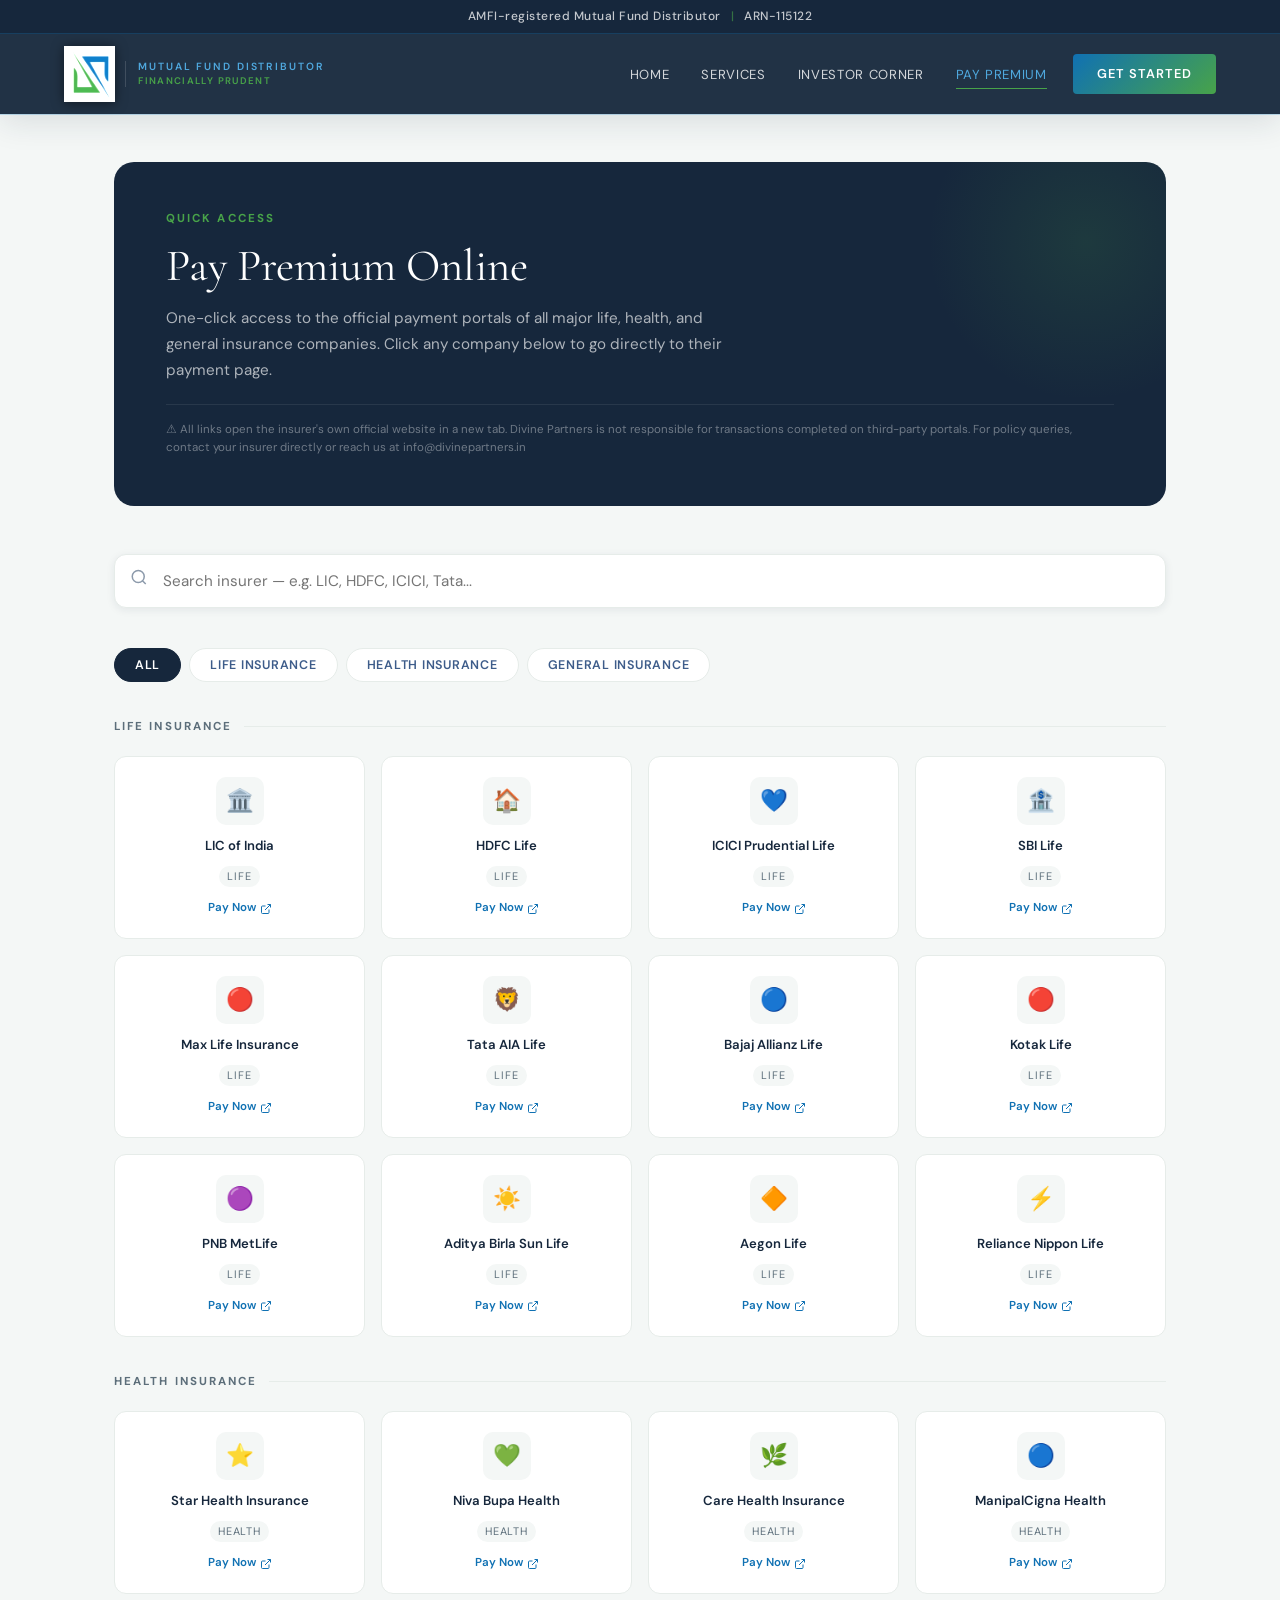
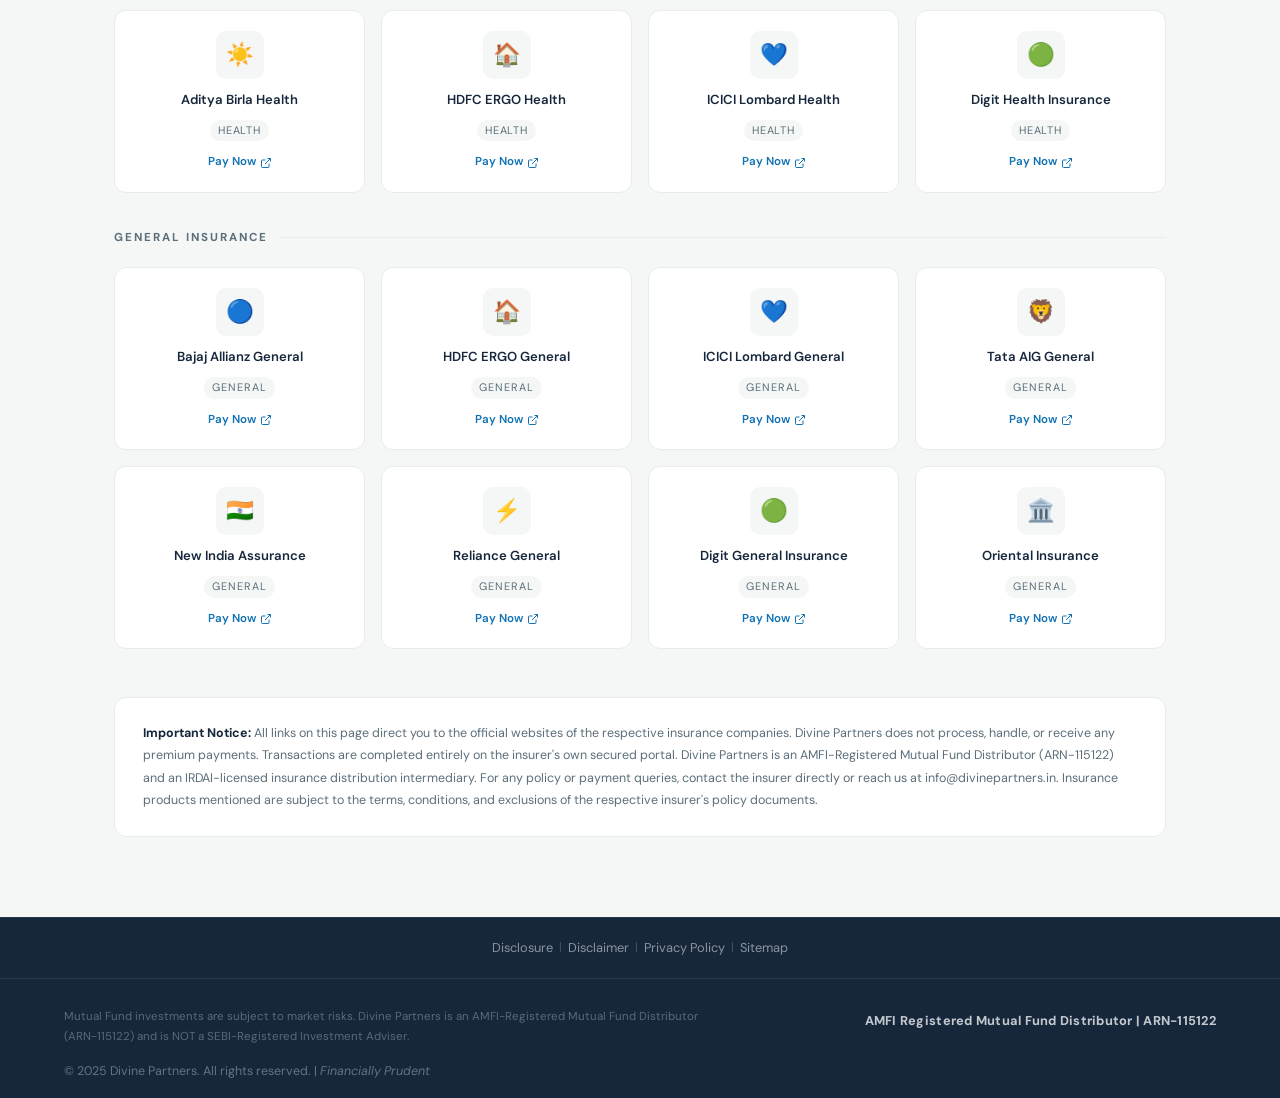
<file: pay_premium.html>
<!DOCTYPE html>
<html lang="en">
<head>
  <meta charset="UTF-8" />
  <meta name="viewport" content="width=device-width, initial-scale=1.0" />
  <title>Pay Premium Online | Divine Partners</title>
  <meta name="description" content="Pay your insurance premium online — quick links to all major life, health and general insurance company payment portals." />
  <link rel="icon" type="image/png" href="logo.png" />
  <link rel="preconnect" href="https://fonts.googleapis.com" />
  <link rel="preconnect" href="https://fonts.gstatic.com" crossorigin />
  <link href="https://fonts.googleapis.com/css2?family=Cormorant+Garamond:ital,wght@0,300;0,400;0,500;0,600;1,300;1,400&family=DM+Sans:opsz,wght@9..40,300;9..40,400;9..40,500;9..40,600&display=swap" rel="stylesheet" />
  <link rel="stylesheet" href="legal-combined.css" />
  <style>
    .pp-page {
      min-height: 100vh;
      background: var(--cream);
      padding-top: calc(var(--nav-h) + var(--compliance-h) + 48px);
      padding-bottom: 80px;
    }
    .pp-container { max-width: 1100px; margin: 0 auto; padding: 0 24px; }

    /* Hero banner */
    .pp-hero {
      background: var(--navy);
      border-radius: 20px;
      padding: 48px 52px;
      margin-bottom: 48px;
      position: relative;
      overflow: hidden;
    }
    .pp-hero::before {
      content: '';
      position: absolute;
      top: -80px; right: -80px;
      width: 320px; height: 320px;
      background: radial-gradient(circle, rgba(72,163,73,0.15), transparent 70%);
    }
    .pp-hero-tag {
      font-size: 0.72rem; font-weight: 700;
      letter-spacing: 0.18em; text-transform: uppercase;
      color: var(--green); margin-bottom: 12px;
    }
    .pp-hero-title {
      font-family: var(--font-serif);
      font-size: clamp(1.8rem, 4vw, 2.8rem);
      font-weight: 400; color: var(--white);
      margin-bottom: 12px; line-height: 1.2;
    }
    .pp-hero-sub {
      font-size: 0.95rem;
      color: rgba(255,255,255,0.65);
      max-width: 580px; line-height: 1.7;
    }
    .pp-hero-note {
      margin-top: 20px;
      font-size: 0.72rem;
      color: rgba(255,255,255,0.38);
      border-top: 1px solid rgba(255,255,255,0.08);
      padding-top: 16px; line-height: 1.6;
    }

    /* Search bar */
    .pp-search-wrap {
      position: relative;
      margin-bottom: 40px;
    }
    .pp-search {
      width: 100%;
      padding: 16px 20px 16px 48px;
      background: var(--white);
      border: 1px solid var(--cream-dark);
      border-radius: 12px;
      font-family: var(--font-sans);
      font-size: 0.95rem;
      color: var(--text-dark);
      outline: none;
      box-shadow: var(--shadow-sm);
      transition: var(--transition);
    }
    .pp-search:focus {
      border-color: var(--azure);
      box-shadow: 0 0 0 3px rgba(27,134,201,0.12);
    }
    .pp-search-icon {
      position: absolute;
      left: 16px; top: 50%;
      transform: translateY(-50%);
      color: var(--gray-400);
      pointer-events: none;
    }
    .pp-search-icon svg { width: 18px; height: 18px; }

    /* Category filter tabs */
    .pp-filters {
      display: flex; gap: 8px; flex-wrap: wrap;
      margin-bottom: 36px;
    }
    .pp-filter {
      padding: 8px 20px;
      border-radius: 100px;
      border: 1px solid var(--cream-dark);
      background: var(--white);
      font-family: var(--font-sans);
      font-size: 0.78rem; font-weight: 600;
      letter-spacing: 0.06em; text-transform: uppercase;
      color: var(--text-mid);
      cursor: pointer;
      transition: var(--transition);
    }
    .pp-filter.active {
      background: var(--navy);
      color: var(--white);
      border-color: var(--navy);
    }
    .pp-filter:hover:not(.active) {
      border-color: var(--azure);
      color: var(--azure);
    }

    /* Section heading */
    .pp-section-heading {
      font-family: var(--font-sans);
      font-size: 0.72rem; font-weight: 700;
      letter-spacing: 0.18em; text-transform: uppercase;
      color: var(--text-light);
      display: flex; align-items: center; gap: 12px;
      margin: 36px 0 20px;
    }
    .pp-section-heading::after {
      content: ''; flex: 1;
      height: 1px; background: var(--cream-dark);
    }

    /* Company grid */
    .pp-grid {
      display: grid;
      grid-template-columns: repeat(4, 1fr);
      gap: 16px;
      margin-bottom: 12px;
    }

    /* Company card */
    .pp-card {
      background: var(--white);
      border: 1px solid var(--cream-dark);
      border-radius: 12px;
      padding: 20px 16px;
      display: flex;
      flex-direction: column;
      align-items: center;
      gap: 12px;
      text-align: center;
      text-decoration: none;
      transition: var(--transition);
      position: relative;
      overflow: hidden;
    }
    .pp-card::before {
      content: '';
      position: absolute; bottom: 0; left: 0; right: 0;
      height: 2px;
      background: linear-gradient(90deg, var(--azure), var(--green));
      transform: scaleX(0);
      transition: var(--transition);
    }
    .pp-card:hover {
      transform: translateY(-4px);
      box-shadow: var(--shadow-lg);
      border-color: transparent;
    }
    .pp-card:hover::before { transform: scaleX(1); }

    .pp-card-icon {
      width: 48px; height: 48px;
      border-radius: 10px;
      background: var(--cream);
      display: flex; align-items: center; justify-content: center;
      font-size: 1.4rem;
      flex-shrink: 0;
    }
    .pp-card-name {
      font-family: var(--font-sans);
      font-size: 0.82rem; font-weight: 600;
      color: var(--navy); line-height: 1.3;
    }
    .pp-card-type {
      font-size: 0.68rem;
      letter-spacing: 0.08em; text-transform: uppercase;
      color: var(--text-light);
      padding: 2px 8px;
      background: var(--cream);
      border-radius: 100px;
    }
    .pp-card-link {
      font-size: 0.72rem; font-weight: 600;
      color: var(--azure);
      display: flex; align-items: center; gap: 4px;
    }
    .pp-card-link svg { width: 12px; height: 12px; }

    /* No results */
    .pp-no-results {
      text-align: center; padding: 60px 20px;
      color: var(--text-light); font-size: 0.95rem;
      display: none;
    }

    /* Disclaimer */
    .pp-disclaimer {
      background: var(--white);
      border: 1px solid var(--cream-dark);
      border-radius: 12px;
      padding: 24px 28px;
      margin-top: 48px;
      font-size: 0.78rem;
      color: var(--text-light);
      line-height: 1.8;
    }
    .pp-disclaimer strong { color: var(--navy); }

    @media (max-width: 960px) { .pp-grid { grid-template-columns: repeat(3, 1fr); } }
    @media (max-width: 640px) {
      .pp-grid { grid-template-columns: repeat(2, 1fr); }
      .pp-hero { padding: 28px 20px; }
    }
    @media (max-width: 400px) { .pp-grid { grid-template-columns: 1fr; } }
  </style>
</head>
<body>

  <!-- Compliance Bar -->
  <div class="compliance-bar">
    <div class="container compliance-bar-inner">
      <span>AMFI-registered Mutual Fund Distributor</span>
      <span class="compliance-divider">|</span>
      <span>ARN-115122</span>
    </div>
  </div>

  <!-- Navbar -->
  <nav class="navbar scrolled" id="navbar">
    <div class="nav-container">
      <a href="index.html" class="nav-logo">
        <img src="logo.png" alt="Divine Partners Logo" class="nav-logo-img" />
        <div class="logo-text">
          <span class="logo-sub">Mutual Fund Distributor</span>
          <span class="logo-tagline">Financially Prudent</span>
        </div>
      </a>
      <div class="nav-links" id="navLinks">
        <a href="index.html" class="nav-link">Home</a>
        <a href="index.html#services" class="nav-link">Services</a>
        <a href="investor-corner.html" class="nav-link">Investor Corner</a>
        <a href="pay-premium.html" class="nav-link active">Pay Premium</a>
        <a href="index.html#contact" class="nav-cta">Get Started</a>
      </div>
      <button class="nav-hamburger" id="hamburger" aria-label="Menu">
        <span></span><span></span><span></span>
      </button>
    </div>
  </nav>

  <main class="pp-page">
    <div class="pp-container">

      <!-- Hero -->
      <div class="pp-hero">
        <div class="pp-hero-tag">Quick Access</div>
        <h1 class="pp-hero-title">Pay Premium Online</h1>
        <p class="pp-hero-sub">One-click access to the official payment portals of all major life, health, and general insurance companies. Click any company below to go directly to their payment page.</p>
        <p class="pp-hero-note">⚠ All links open the insurer's own official website in a new tab. Divine Partners is not responsible for transactions completed on third-party portals. For policy queries, contact your insurer directly or reach us at info@divinepartners.in</p>
      </div>

      <!-- Search -->
      <div class="pp-search-wrap">
        <div class="pp-search-icon">
          <svg viewBox="0 0 24 24" fill="none" stroke="currentColor" stroke-width="2"><circle cx="11" cy="11" r="8"/><path d="m21 21-4.35-4.35"/></svg>
        </div>
        <input type="text" class="pp-search" id="ppSearch" placeholder="Search insurer — e.g. LIC, HDFC, ICICI, Tata..." />
      </div>

      <!-- Filter tabs -->
      <div class="pp-filters">
        <button class="pp-filter active" data-cat="all">All</button>
        <button class="pp-filter" data-cat="life">Life Insurance</button>
        <button class="pp-filter" data-cat="health">Health Insurance</button>
        <button class="pp-filter" data-cat="general">General Insurance</button>
      </div>

      <!-- ── LIFE INSURANCE ── -->
      <div class="pp-section-heading" data-section="life">Life Insurance</div>
      <div class="pp-grid" id="grid-life">

        <a href="https://licindia.in/Home/Premium-Payment" target="_blank" rel="noopener" class="pp-card" data-cat="life" data-name="lic life insurance corporation">
          <div class="pp-card-icon">🏛️</div>
          <div class="pp-card-name">LIC of India</div>
          <div class="pp-card-type">Life</div>
          <div class="pp-card-link">Pay Now <svg viewBox="0 0 24 24" fill="none" stroke="currentColor" stroke-width="2"><path d="M18 13v6a2 2 0 0 1-2 2H5a2 2 0 0 1-2-2V8a2 2 0 0 1 2-2h6"/><polyline points="15 3 21 3 21 9"/><line x1="10" y1="14" x2="21" y2="3"/></svg></div>
        </a>

        <a href="https://www.hdfclife.com/customer-service/quick-pay" target="_blank" rel="noopener" class="pp-card" data-cat="life" data-name="hdfc life insurance">
          <div class="pp-card-icon">🏠</div>
          <div class="pp-card-name">HDFC Life</div>
          <div class="pp-card-type">Life</div>
          <div class="pp-card-link">Pay Now <svg viewBox="0 0 24 24" fill="none" stroke="currentColor" stroke-width="2"><path d="M18 13v6a2 2 0 0 1-2 2H5a2 2 0 0 1-2-2V8a2 2 0 0 1 2-2h6"/><polyline points="15 3 21 3 21 9"/><line x1="10" y1="14" x2="21" y2="3"/></svg></div>
        </a>

        <a href="https://www.iciciprulife.com/premium-payment/pay-premium-online.html" target="_blank" rel="noopener" class="pp-card" data-cat="life" data-name="icici prudential life insurance">
          <div class="pp-card-icon">💙</div>
          <div class="pp-card-name">ICICI Prudential Life</div>
          <div class="pp-card-type">Life</div>
          <div class="pp-card-link">Pay Now <svg viewBox="0 0 24 24" fill="none" stroke="currentColor" stroke-width="2"><path d="M18 13v6a2 2 0 0 1-2 2H5a2 2 0 0 1-2-2V8a2 2 0 0 1 2-2h6"/><polyline points="15 3 21 3 21 9"/><line x1="10" y1="14" x2="21" y2="3"/></svg></div>
        </a>

        <a href="https://www.sbilife.co.in/en/customer-services/premium-payment" target="_blank" rel="noopener" class="pp-card" data-cat="life" data-name="sbi life insurance">
          <div class="pp-card-icon">🏦</div>
          <div class="pp-card-name">SBI Life</div>
          <div class="pp-card-type">Life</div>
          <div class="pp-card-link">Pay Now <svg viewBox="0 0 24 24" fill="none" stroke="currentColor" stroke-width="2"><path d="M18 13v6a2 2 0 0 1-2 2H5a2 2 0 0 1-2-2V8a2 2 0 0 1 2-2h6"/><polyline points="15 3 21 3 21 9"/><line x1="10" y1="14" x2="21" y2="3"/></svg></div>
        </a>

        <a href="https://www.maxlifeinsurance.com/customer-portal/pay-premium" target="_blank" rel="noopener" class="pp-card" data-cat="life" data-name="max life insurance">
          <div class="pp-card-icon">🔴</div>
          <div class="pp-card-name">Max Life Insurance</div>
          <div class="pp-card-type">Life</div>
          <div class="pp-card-link">Pay Now <svg viewBox="0 0 24 24" fill="none" stroke="currentColor" stroke-width="2"><path d="M18 13v6a2 2 0 0 1-2 2H5a2 2 0 0 1-2-2V8a2 2 0 0 1 2-2h6"/><polyline points="15 3 21 3 21 9"/><line x1="10" y1="14" x2="21" y2="3"/></svg></div>
        </a>

        <a href="https://www.tataaia.com/content/tataaia/in/en/customer-service/pay-premium.html" target="_blank" rel="noopener" class="pp-card" data-cat="life" data-name="tata aia life insurance">
          <div class="pp-card-icon">🦁</div>
          <div class="pp-card-name">Tata AIA Life</div>
          <div class="pp-card-type">Life</div>
          <div class="pp-card-link">Pay Now <svg viewBox="0 0 24 24" fill="none" stroke="currentColor" stroke-width="2"><path d="M18 13v6a2 2 0 0 1-2 2H5a2 2 0 0 1-2-2V8a2 2 0 0 1 2-2h6"/><polyline points="15 3 21 3 21 9"/><line x1="10" y1="14" x2="21" y2="3"/></svg></div>
        </a>

        <a href="https://www.bajajallianz.com/quick-pay.html" target="_blank" rel="noopener" class="pp-card" data-cat="life" data-name="bajaj allianz life insurance">
          <div class="pp-card-icon">🔵</div>
          <div class="pp-card-name">Bajaj Allianz Life</div>
          <div class="pp-card-type">Life</div>
          <div class="pp-card-link">Pay Now <svg viewBox="0 0 24 24" fill="none" stroke="currentColor" stroke-width="2"><path d="M18 13v6a2 2 0 0 1-2 2H5a2 2 0 0 1-2-2V8a2 2 0 0 1 2-2h6"/><polyline points="15 3 21 3 21 9"/><line x1="10" y1="14" x2="21" y2="3"/></svg></div>
        </a>

        <a href="https://www.kotaklife.com/quick-pay" target="_blank" rel="noopener" class="pp-card" data-cat="life" data-name="kotak mahindra life insurance">
          <div class="pp-card-icon">🔴</div>
          <div class="pp-card-name">Kotak Life</div>
          <div class="pp-card-type">Life</div>
          <div class="pp-card-link">Pay Now <svg viewBox="0 0 24 24" fill="none" stroke="currentColor" stroke-width="2"><path d="M18 13v6a2 2 0 0 1-2 2H5a2 2 0 0 1-2-2V8a2 2 0 0 1 2-2h6"/><polyline points="15 3 21 3 21 9"/><line x1="10" y1="14" x2="21" y2="3"/></svg></div>
        </a>

        <a href="https://www.pnbmetlife.com/customer-service/pay-premium.html" target="_blank" rel="noopener" class="pp-card" data-cat="life" data-name="pnb metlife life insurance">
          <div class="pp-card-icon">🟣</div>
          <div class="pp-card-name">PNB MetLife</div>
          <div class="pp-card-type">Life</div>
          <div class="pp-card-link">Pay Now <svg viewBox="0 0 24 24" fill="none" stroke="currentColor" stroke-width="2"><path d="M18 13v6a2 2 0 0 1-2 2H5a2 2 0 0 1-2-2V8a2 2 0 0 1 2-2h6"/><polyline points="15 3 21 3 21 9"/><line x1="10" y1="14" x2="21" y2="3"/></svg></div>
        </a>

        <a href="https://customer.adityabirlacapital.com/insurance/life-insurance" target="_blank" rel="noopener" class="pp-card" data-cat="life" data-name="aditya birla sun life insurance">
          <div class="pp-card-icon">☀️</div>
          <div class="pp-card-name">Aditya Birla Sun Life</div>
          <div class="pp-card-type">Life</div>
          <div class="pp-card-link">Pay Now <svg viewBox="0 0 24 24" fill="none" stroke="currentColor" stroke-width="2"><path d="M18 13v6a2 2 0 0 1-2 2H5a2 2 0 0 1-2-2V8a2 2 0 0 1 2-2h6"/><polyline points="15 3 21 3 21 9"/><line x1="10" y1="14" x2="21" y2="3"/></svg></div>
        </a>

        <a href="https://www.aegonlife.com/customer-service/premium-payment" target="_blank" rel="noopener" class="pp-card" data-cat="life" data-name="aegon life insurance">
          <div class="pp-card-icon">🔶</div>
          <div class="pp-card-name">Aegon Life</div>
          <div class="pp-card-type">Life</div>
          <div class="pp-card-link">Pay Now <svg viewBox="0 0 24 24" fill="none" stroke="currentColor" stroke-width="2"><path d="M18 13v6a2 2 0 0 1-2 2H5a2 2 0 0 1-2-2V8a2 2 0 0 1 2-2h6"/><polyline points="15 3 21 3 21 9"/><line x1="10" y1="14" x2="21" y2="3"/></svg></div>
        </a>

        <a href="https://www.reliancelife.com/customer-service/quick-pay" target="_blank" rel="noopener" class="pp-card" data-cat="life" data-name="reliance nippon life insurance">
          <div class="pp-card-icon">⚡</div>
          <div class="pp-card-name">Reliance Nippon Life</div>
          <div class="pp-card-type">Life</div>
          <div class="pp-card-link">Pay Now <svg viewBox="0 0 24 24" fill="none" stroke="currentColor" stroke-width="2"><path d="M18 13v6a2 2 0 0 1-2 2H5a2 2 0 0 1-2-2V8a2 2 0 0 1 2-2h6"/><polyline points="15 3 21 3 21 9"/><line x1="10" y1="14" x2="21" y2="3"/></svg></div>
        </a>

      </div><!-- /grid-life -->

      <!-- ── HEALTH INSURANCE ── -->
      <div class="pp-section-heading" data-section="health">Health Insurance</div>
      <div class="pp-grid" id="grid-health">

        <a href="https://www.starhealth.in/pay-premium" target="_blank" rel="noopener" class="pp-card" data-cat="health" data-name="star health insurance">
          <div class="pp-card-icon">⭐</div>
          <div class="pp-card-name">Star Health Insurance</div>
          <div class="pp-card-type">Health</div>
          <div class="pp-card-link">Pay Now <svg viewBox="0 0 24 24" fill="none" stroke="currentColor" stroke-width="2"><path d="M18 13v6a2 2 0 0 1-2 2H5a2 2 0 0 1-2-2V8a2 2 0 0 1 2-2h6"/><polyline points="15 3 21 3 21 9"/><line x1="10" y1="14" x2="21" y2="3"/></svg></div>
        </a>

        <a href="https://www.niva-bupa.com/pay-premium" target="_blank" rel="noopener" class="pp-card" data-cat="health" data-name="niva bupa max bupa health insurance">
          <div class="pp-card-icon">💚</div>
          <div class="pp-card-name">Niva Bupa Health</div>
          <div class="pp-card-type">Health</div>
          <div class="pp-card-link">Pay Now <svg viewBox="0 0 24 24" fill="none" stroke="currentColor" stroke-width="2"><path d="M18 13v6a2 2 0 0 1-2 2H5a2 2 0 0 1-2-2V8a2 2 0 0 1 2-2h6"/><polyline points="15 3 21 3 21 9"/><line x1="10" y1="14" x2="21" y2="3"/></svg></div>
        </a>

        <a href="https://www.careinsurance.com/pay-premium.html" target="_blank" rel="noopener" class="pp-card" data-cat="health" data-name="care health insurance religare">
          <div class="pp-card-icon">🌿</div>
          <div class="pp-card-name">Care Health Insurance</div>
          <div class="pp-card-type">Health</div>
          <div class="pp-card-link">Pay Now <svg viewBox="0 0 24 24" fill="none" stroke="currentColor" stroke-width="2"><path d="M18 13v6a2 2 0 0 1-2 2H5a2 2 0 0 1-2-2V8a2 2 0 0 1 2-2h6"/><polyline points="15 3 21 3 21 9"/><line x1="10" y1="14" x2="21" y2="3"/></svg></div>
        </a>

        <a href="https://www.manipalcigna.com/pay-premium" target="_blank" rel="noopener" class="pp-card" data-cat="health" data-name="manipal cigna health insurance">
          <div class="pp-card-icon">🔵</div>
          <div class="pp-card-name">ManipalCigna Health</div>
          <div class="pp-card-type">Health</div>
          <div class="pp-card-link">Pay Now <svg viewBox="0 0 24 24" fill="none" stroke="currentColor" stroke-width="2"><path d="M18 13v6a2 2 0 0 1-2 2H5a2 2 0 0 1-2-2V8a2 2 0 0 1 2-2h6"/><polyline points="15 3 21 3 21 9"/><line x1="10" y1="14" x2="21" y2="3"/></svg></div>
        </a>

        <a href="https://www.adityabirlahealth.com/quick-pay" target="_blank" rel="noopener" class="pp-card" data-cat="health" data-name="aditya birla activ health insurance">
          <div class="pp-card-icon">☀️</div>
          <div class="pp-card-name">Aditya Birla Health</div>
          <div class="pp-card-type">Health</div>
          <div class="pp-card-link">Pay Now <svg viewBox="0 0 24 24" fill="none" stroke="currentColor" stroke-width="2"><path d="M18 13v6a2 2 0 0 1-2 2H5a2 2 0 0 1-2-2V8a2 2 0 0 1 2-2h6"/><polyline points="15 3 21 3 21 9"/><line x1="10" y1="14" x2="21" y2="3"/></svg></div>
        </a>

        <a href="https://www.hdfcergo.com/pay-premium" target="_blank" rel="noopener" class="pp-card" data-cat="health" data-name="hdfc ergo health insurance">
          <div class="pp-card-icon">🏠</div>
          <div class="pp-card-name">HDFC ERGO Health</div>
          <div class="pp-card-type">Health</div>
          <div class="pp-card-link">Pay Now <svg viewBox="0 0 24 24" fill="none" stroke="currentColor" stroke-width="2"><path d="M18 13v6a2 2 0 0 1-2 2H5a2 2 0 0 1-2-2V8a2 2 0 0 1 2-2h6"/><polyline points="15 3 21 3 21 9"/><line x1="10" y1="14" x2="21" y2="3"/></svg></div>
        </a>

        <a href="https://www.icicilombard.com/health-insurance/quick-pay" target="_blank" rel="noopener" class="pp-card" data-cat="health" data-name="icici lombard health insurance">
          <div class="pp-card-icon">💙</div>
          <div class="pp-card-name">ICICI Lombard Health</div>
          <div class="pp-card-type">Health</div>
          <div class="pp-card-link">Pay Now <svg viewBox="0 0 24 24" fill="none" stroke="currentColor" stroke-width="2"><path d="M18 13v6a2 2 0 0 1-2 2H5a2 2 0 0 1-2-2V8a2 2 0 0 1 2-2h6"/><polyline points="15 3 21 3 21 9"/><line x1="10" y1="14" x2="21" y2="3"/></svg></div>
        </a>

        <a href="https://www.godigit.com/pay-premium" target="_blank" rel="noopener" class="pp-card" data-cat="health" data-name="digit health insurance">
          <div class="pp-card-icon">🟢</div>
          <div class="pp-card-name">Digit Health Insurance</div>
          <div class="pp-card-type">Health</div>
          <div class="pp-card-link">Pay Now <svg viewBox="0 0 24 24" fill="none" stroke="currentColor" stroke-width="2"><path d="M18 13v6a2 2 0 0 1-2 2H5a2 2 0 0 1-2-2V8a2 2 0 0 1 2-2h6"/><polyline points="15 3 21 3 21 9"/><line x1="10" y1="14" x2="21" y2="3"/></svg></div>
        </a>

      </div><!-- /grid-health -->

      <!-- ── GENERAL INSURANCE ── -->
      <div class="pp-section-heading" data-section="general">General Insurance</div>
      <div class="pp-grid" id="grid-general">

        <a href="https://www.bajajallianz.com/quick-pay.html" target="_blank" rel="noopener" class="pp-card" data-cat="general" data-name="bajaj allianz general insurance">
          <div class="pp-card-icon">🔵</div>
          <div class="pp-card-name">Bajaj Allianz General</div>
          <div class="pp-card-type">General</div>
          <div class="pp-card-link">Pay Now <svg viewBox="0 0 24 24" fill="none" stroke="currentColor" stroke-width="2"><path d="M18 13v6a2 2 0 0 1-2 2H5a2 2 0 0 1-2-2V8a2 2 0 0 1 2-2h6"/><polyline points="15 3 21 3 21 9"/><line x1="10" y1="14" x2="21" y2="3"/></svg></div>
        </a>

        <a href="https://www.hdfcergo.com/pay-premium" target="_blank" rel="noopener" class="pp-card" data-cat="general" data-name="hdfc ergo general insurance">
          <div class="pp-card-icon">🏠</div>
          <div class="pp-card-name">HDFC ERGO General</div>
          <div class="pp-card-type">General</div>
          <div class="pp-card-link">Pay Now <svg viewBox="0 0 24 24" fill="none" stroke="currentColor" stroke-width="2"><path d="M18 13v6a2 2 0 0 1-2 2H5a2 2 0 0 1-2-2V8a2 2 0 0 1 2-2h6"/><polyline points="15 3 21 3 21 9"/><line x1="10" y1="14" x2="21" y2="3"/></svg></div>
        </a>

        <a href="https://www.icicilombard.com/pay-premium" target="_blank" rel="noopener" class="pp-card" data-cat="general" data-name="icici lombard general insurance">
          <div class="pp-card-icon">💙</div>
          <div class="pp-card-name">ICICI Lombard General</div>
          <div class="pp-card-type">General</div>
          <div class="pp-card-link">Pay Now <svg viewBox="0 0 24 24" fill="none" stroke="currentColor" stroke-width="2"><path d="M18 13v6a2 2 0 0 1-2 2H5a2 2 0 0 1-2-2V8a2 2 0 0 1 2-2h6"/><polyline points="15 3 21 3 21 9"/><line x1="10" y1="14" x2="21" y2="3"/></svg></div>
        </a>

        <a href="https://www.tataaig.com/pay-premium" target="_blank" rel="noopener" class="pp-card" data-cat="general" data-name="tata aig general insurance">
          <div class="pp-card-icon">🦁</div>
          <div class="pp-card-name">Tata AIG General</div>
          <div class="pp-card-type">General</div>
          <div class="pp-card-link">Pay Now <svg viewBox="0 0 24 24" fill="none" stroke="currentColor" stroke-width="2"><path d="M18 13v6a2 2 0 0 1-2 2H5a2 2 0 0 1-2-2V8a2 2 0 0 1 2-2h6"/><polyline points="15 3 21 3 21 9"/><line x1="10" y1="14" x2="21" y2="3"/></svg></div>
        </a>

        <a href="https://www.newindia.co.in/portal/online-payment" target="_blank" rel="noopener" class="pp-card" data-cat="general" data-name="new india assurance general insurance">
          <div class="pp-card-icon">🇮🇳</div>
          <div class="pp-card-name">New India Assurance</div>
          <div class="pp-card-type">General</div>
          <div class="pp-card-link">Pay Now <svg viewBox="0 0 24 24" fill="none" stroke="currentColor" stroke-width="2"><path d="M18 13v6a2 2 0 0 1-2 2H5a2 2 0 0 1-2-2V8a2 2 0 0 1 2-2h6"/><polyline points="15 3 21 3 21 9"/><line x1="10" y1="14" x2="21" y2="3"/></svg></div>
        </a>

        <a href="https://www.reliancegeneral.co.in/pay-premium" target="_blank" rel="noopener" class="pp-card" data-cat="general" data-name="reliance general insurance">
          <div class="pp-card-icon">⚡</div>
          <div class="pp-card-name">Reliance General</div>
          <div class="pp-card-type">General</div>
          <div class="pp-card-link">Pay Now <svg viewBox="0 0 24 24" fill="none" stroke="currentColor" stroke-width="2"><path d="M18 13v6a2 2 0 0 1-2 2H5a2 2 0 0 1-2-2V8a2 2 0 0 1 2-2h6"/><polyline points="15 3 21 3 21 9"/><line x1="10" y1="14" x2="21" y2="3"/></svg></div>
        </a>

        <a href="https://www.godigit.com/pay-premium" target="_blank" rel="noopener" class="pp-card" data-cat="general" data-name="digit general insurance">
          <div class="pp-card-icon">🟢</div>
          <div class="pp-card-name">Digit General Insurance</div>
          <div class="pp-card-type">General</div>
          <div class="pp-card-link">Pay Now <svg viewBox="0 0 24 24" fill="none" stroke="currentColor" stroke-width="2"><path d="M18 13v6a2 2 0 0 1-2 2H5a2 2 0 0 1-2-2V8a2 2 0 0 1 2-2h6"/><polyline points="15 3 21 3 21 9"/><line x1="10" y1="14" x2="21" y2="3"/></svg></div>
        </a>

        <a href="https://www.orientalinsurance.org.in/payment" target="_blank" rel="noopener" class="pp-card" data-cat="general" data-name="oriental insurance general">
          <div class="pp-card-icon">🏛️</div>
          <div class="pp-card-name">Oriental Insurance</div>
          <div class="pp-card-type">General</div>
          <div class="pp-card-link">Pay Now <svg viewBox="0 0 24 24" fill="none" stroke="currentColor" stroke-width="2"><path d="M18 13v6a2 2 0 0 1-2 2H5a2 2 0 0 1-2-2V8a2 2 0 0 1 2-2h6"/><polyline points="15 3 21 3 21 9"/><line x1="10" y1="14" x2="21" y2="3"/></svg></div>
        </a>

      </div><!-- /grid-general -->

      <div class="pp-no-results" id="ppNoResults">
        No insurers found for "<span id="ppSearchTerm"></span>". Try a different name.
      </div>

      <!-- Disclaimer -->
      <div class="pp-disclaimer">
        <strong>Important Notice:</strong> All links on this page direct you to the official websites of the respective insurance companies. Divine Partners does not process, handle, or receive any premium payments. Transactions are completed entirely on the insurer's own secured portal. Divine Partners is an AMFI-Registered Mutual Fund Distributor (ARN-115122) and an IRDAI-licensed insurance distribution intermediary. For any policy or payment queries, contact the insurer directly or reach us at <a href="mailto:info@divinepartners.in">info@divinepartners.in</a>. Insurance products mentioned are subject to the terms, conditions, and exclusions of the respective insurer's policy documents.
      </div>

    </div><!-- /pp-container -->
  </main>

  <!-- Footer -->
  <footer class="footer">
    <div class="footer-regulatory">
      <div class="container">
        <div class="footer-reg-links">
          <a href="disclosure.html">Disclosure</a>
          <span class="footer-reg-sep">|</span>
          <a href="disclaimer.html">Disclaimer</a>
          <span class="footer-reg-sep">|</span>
          <a href="privacy-policy.html">Privacy Policy</a>
          <span class="footer-reg-sep">|</span>
          <a href="sitemap.html">Sitemap</a>
        </div>
      </div>
    </div>
    <div class="footer-bottom">
      <div class="container">
        <div class="footer-bottom-row">
          <p class="footer-disclaimer-text">Mutual Fund investments are subject to market risks. Divine Partners is an AMFI-Registered Mutual Fund Distributor (ARN-115122) and is NOT a SEBI-Registered Investment Adviser.</p>
          <div class="footer-arn-badge"><strong>AMFI Registered Mutual Fund Distributor | ARN-115122</strong></div>
        </div>
        <div class="footer-copyright">
          <p>© 2025 Divine Partners. All rights reserved. | <em>Financially Prudent</em></p>
        </div>
      </div>
    </div>
  </footer>

  <script>
    /* ── Search + filter ── */
    const searchInput = document.getElementById('ppSearch');
    const noResults   = document.getElementById('ppNoResults');
    const searchTerm  = document.getElementById('ppSearchTerm');
    const cards       = document.querySelectorAll('.pp-card');
    const sections    = document.querySelectorAll('.pp-section-heading');
    let activeFilter  = 'all';

    function applyFilters() {
      const q = searchInput.value.toLowerCase().trim();
      let visible = 0;

      cards.forEach(card => {
        const name = card.dataset.name || '';
        const cat  = card.dataset.cat  || '';
        const matchQ   = !q || name.includes(q);
        const matchCat = activeFilter === 'all' || cat === activeFilter;
        const show = matchQ && matchCat;
        card.style.display = show ? '' : 'none';
        if (show) visible++;
      });

      // Show/hide section headings based on filter
      sections.forEach(s => {
        const sec = s.dataset.section;
        if (activeFilter === 'all' || activeFilter === sec) {
          s.style.display = '';
        } else {
          s.style.display = 'none';
        }
      });

      // No results message
      noResults.style.display = visible === 0 ? 'block' : 'none';
      searchTerm.textContent = q;
    }

    searchInput.addEventListener('input', applyFilters);

    document.querySelectorAll('.pp-filter').forEach(btn => {
      btn.addEventListener('click', () => {
        document.querySelectorAll('.pp-filter').forEach(b => b.classList.remove('active'));
        btn.classList.add('active');
        activeFilter = btn.dataset.cat;
        applyFilters();
      });
    });

    /* ── Hamburger ── */
    document.getElementById('hamburger').addEventListener('click', function() {
      this.classList.toggle('active');
      document.getElementById('navLinks').classList.toggle('open');
    });
  </script>
</body>
</html>
</file>
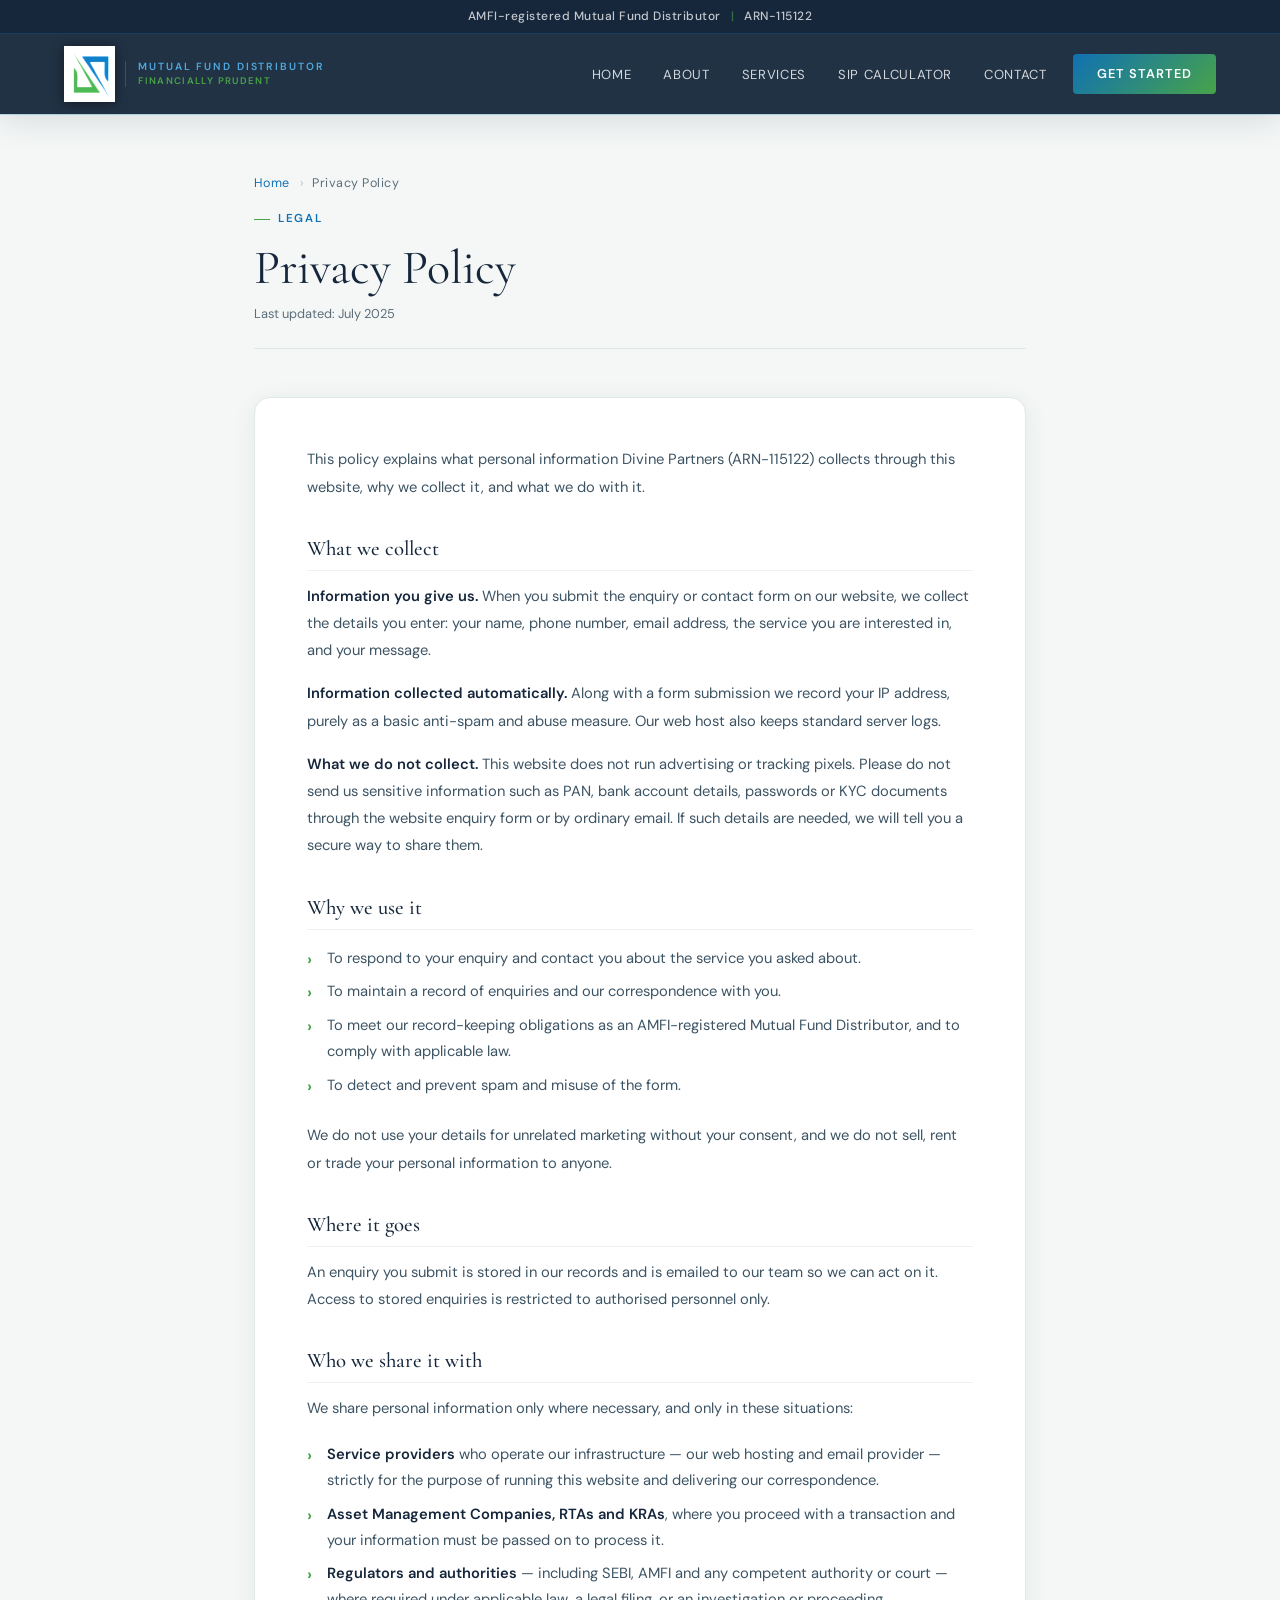
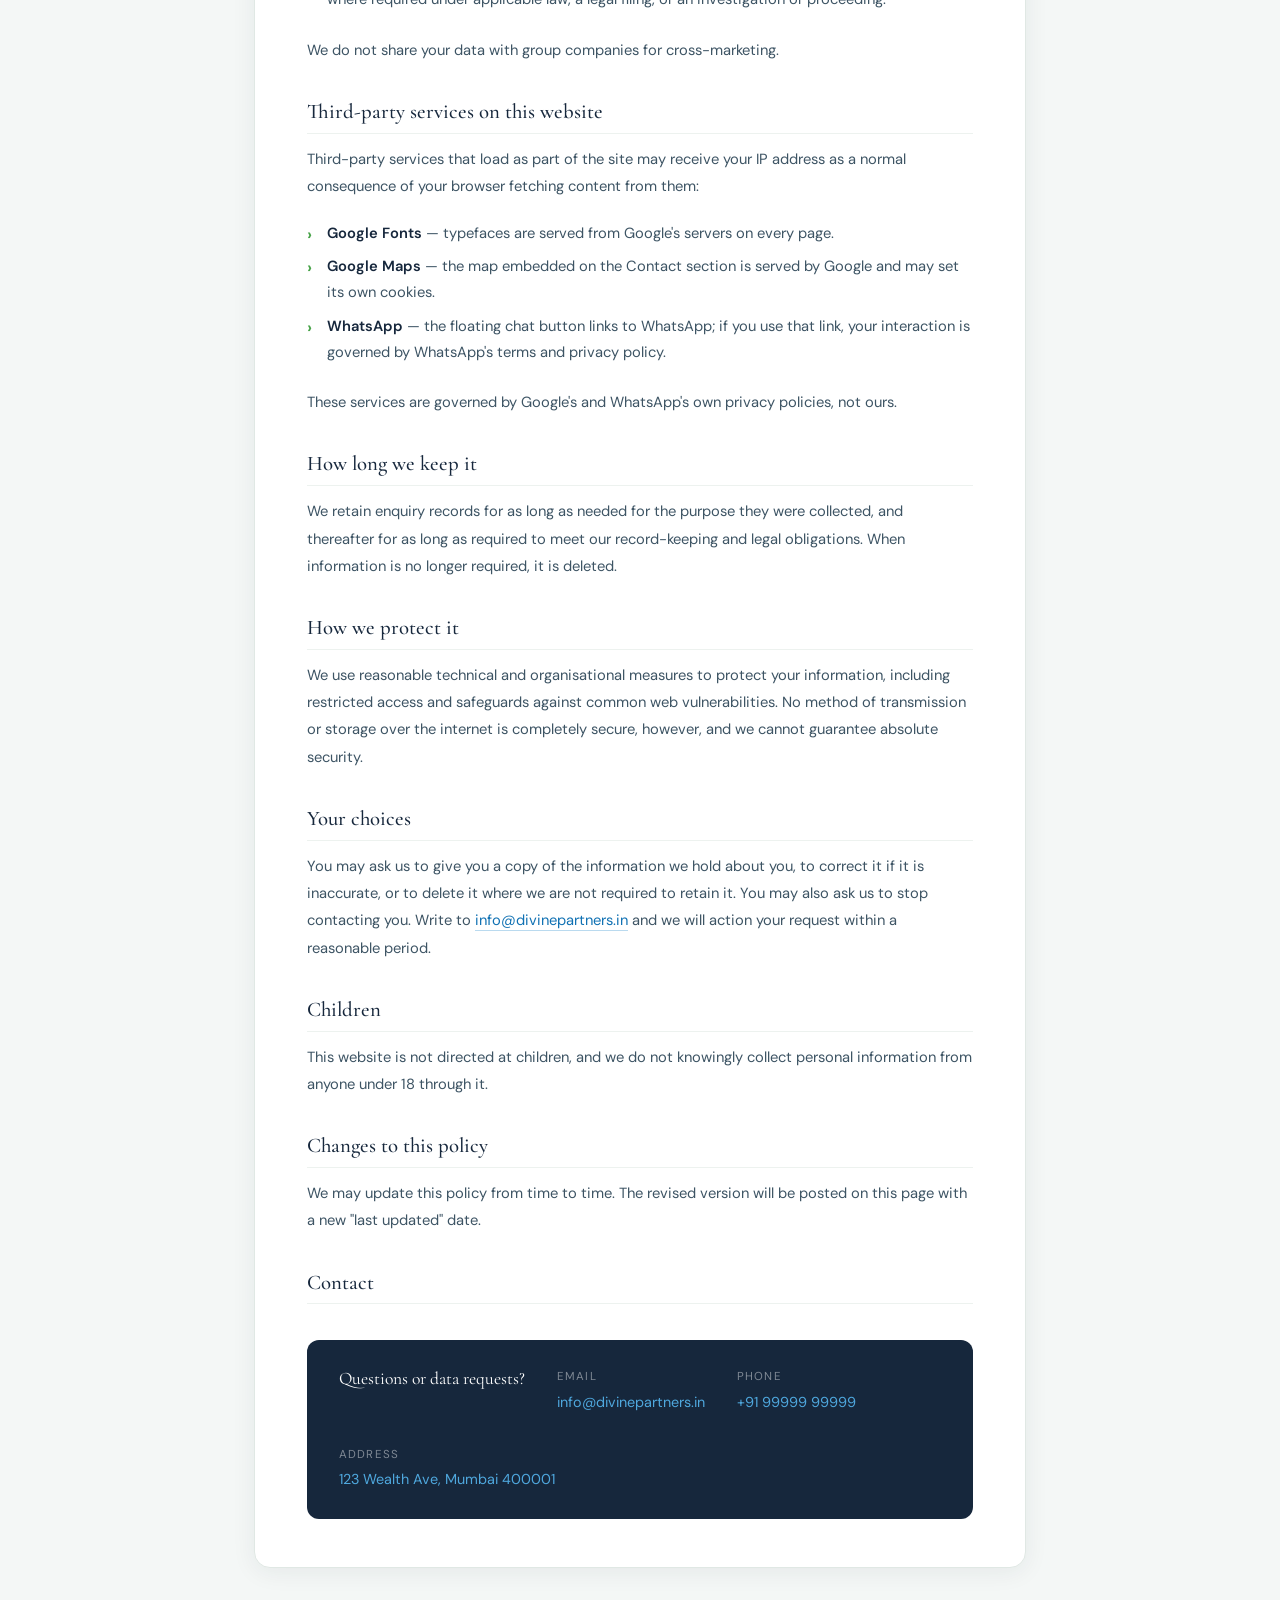
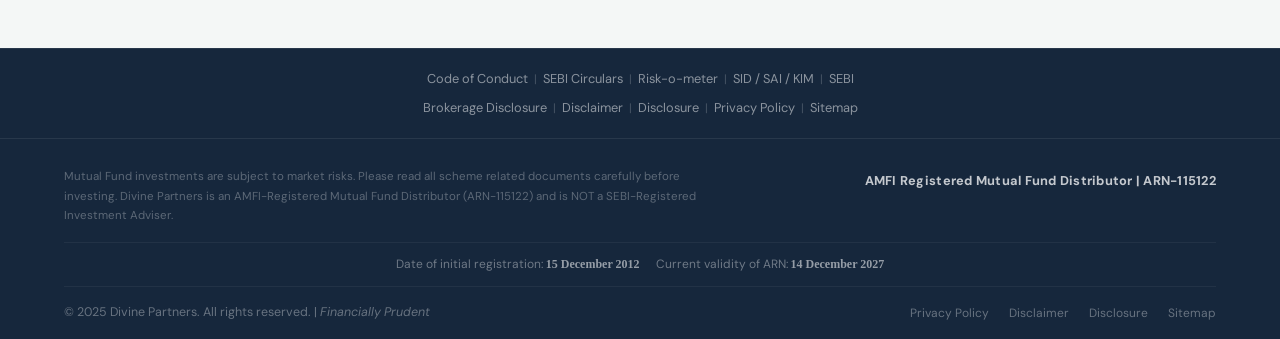
<file: privacy-policy.html>
<!DOCTYPE html>
<html lang="en">
<head>
  <meta charset="UTF-8" />
  <meta name="viewport" content="width=device-width, initial-scale=1.0" />
  <title>Privacy Policy | Divine Partners</title>
  <meta name="description" content="How Divine Partners collects, uses, stores and protects your personal information, and the choices you have." />
  <meta name="robots" content="index, follow" />
  <link rel="icon" type="image/png" href="logo.png" />
  <link rel="preconnect" href="https://fonts.googleapis.com" />
  <link rel="preconnect" href="https://fonts.gstatic.com" crossorigin />
  <link href="https://fonts.googleapis.com/css2?family=Cormorant+Garamond:ital,wght@0,300;0,400;0,500;0,600;1,300;1,400&family=DM+Sans:opsz,wght@9..40,300;9..40,400;9..40,500;9..40,600&display=swap" rel="stylesheet" />
  <link rel="stylesheet" href="legal-combined.css?v=2" />
</head>
<body>

  <!-- Compliance Bar -->
  <div class="compliance-bar">
    <div class="container compliance-bar-inner">
      <span>AMFI-registered Mutual Fund Distributor</span>
      <span class="compliance-divider">|</span>
      <span>ARN-115122</span>
    </div>
  </div>

  <!-- Navbar -->
  <nav class="navbar scrolled" id="navbar">
    <div class="nav-container">
      <a href="index.html" class="nav-logo">
        <img src="logo.png" alt="Divine Partners Logo" class="nav-logo-img" />
        <div class="logo-text">
          
          <span class="logo-sub">Mutual Fund Distributor</span>
          <span class="logo-tagline">Financially Prudent</span>
        </div>
      </a>
      <div class="nav-links" id="navLinks">
        <a href="index.html" class="nav-link">Home</a>
        <a href="index.html#about" class="nav-link">About</a>
        <a href="index.html#services" class="nav-link">Services</a>
        <a href="index.html#sip-calculator" class="nav-link">SIP Calculator</a>
        <a href="index.html#contact" class="nav-link">Contact</a>
        <a href="index.html#contact" class="nav-cta">Get Started</a>
      </div>
      <button class="nav-hamburger" id="hamburger" aria-label="Menu">
        <span></span><span></span><span></span>
      </button>
    </div>
  </nav>

  <!-- Page Content -->
  <main class="legal-page">
    <div class="legal-container">

      <p class="legal-breadcrumb">
        <a href="index.html">Home</a>
        <span>›</span>
        Privacy Policy
      </p>

      <div class="legal-tag">Legal</div>
      <h1 class="legal-title">Privacy Policy</h1>
      <p class="legal-updated">Last updated: July 2025</p>

      <div class="legal-body">

        <p>This policy explains what personal information Divine Partners (ARN-115122) collects through this website, why we collect it, and what we do with it.</p>

        <h2>What we collect</h2>
        <p><strong>Information you give us.</strong> When you submit the enquiry or contact form on our website, we collect the details you enter: your name, phone number, email address, the service you are interested in, and your message.</p>
        <p><strong>Information collected automatically.</strong> Along with a form submission we record your IP address, purely as a basic anti-spam and abuse measure. Our web host also keeps standard server logs.</p>
        <p><strong>What we do not collect.</strong> This website does not run advertising or tracking pixels. Please do not send us sensitive information such as PAN, bank account details, passwords or KYC documents through the website enquiry form or by ordinary email. If such details are needed, we will tell you a secure way to share them.</p>

        <h2>Why we use it</h2>
        <ul>
          <li>To respond to your enquiry and contact you about the service you asked about.</li>
          <li>To maintain a record of enquiries and our correspondence with you.</li>
          <li>To meet our record-keeping obligations as an AMFI-registered Mutual Fund Distributor, and to comply with applicable law.</li>
          <li>To detect and prevent spam and misuse of the form.</li>
        </ul>
        <p>We do not use your details for unrelated marketing without your consent, and we do not sell, rent or trade your personal information to anyone.</p>

        <h2>Where it goes</h2>
        <p>An enquiry you submit is stored in our records and is emailed to our team so we can act on it. Access to stored enquiries is restricted to authorised personnel only.</p>

        <h2>Who we share it with</h2>
        <p>We share personal information only where necessary, and only in these situations:</p>
        <ul>
          <li><strong>Service providers</strong> who operate our infrastructure — our web hosting and email provider — strictly for the purpose of running this website and delivering our correspondence.</li>
          <li><strong>Asset Management Companies, RTAs and KRAs</strong>, where you proceed with a transaction and your information must be passed on to process it.</li>
          <li><strong>Regulators and authorities</strong> — including SEBI, AMFI and any competent authority or court — where required under applicable law, a legal filing, or an investigation or proceeding.</li>
        </ul>
        <p>We do not share your data with group companies for cross-marketing.</p>

        <h2>Third-party services on this website</h2>
        <p>Third-party services that load as part of the site may receive your IP address as a normal consequence of your browser fetching content from them:</p>
        <ul>
          <li><strong>Google Fonts</strong> — typefaces are served from Google's servers on every page.</li>
          <li><strong>Google Maps</strong> — the map embedded on the Contact section is served by Google and may set its own cookies.</li>
          <li><strong>WhatsApp</strong> — the floating chat button links to WhatsApp; if you use that link, your interaction is governed by WhatsApp's terms and privacy policy.</li>
        </ul>
        <p>These services are governed by Google's and WhatsApp's own privacy policies, not ours.</p>

        <h2>How long we keep it</h2>
        <p>We retain enquiry records for as long as needed for the purpose they were collected, and thereafter for as long as required to meet our record-keeping and legal obligations. When information is no longer required, it is deleted.</p>

        <h2>How we protect it</h2>
        <p>We use reasonable technical and organisational measures to protect your information, including restricted access and safeguards against common web vulnerabilities. No method of transmission or storage over the internet is completely secure, however, and we cannot guarantee absolute security.</p>

        <h2>Your choices</h2>
        <p>You may ask us to give you a copy of the information we hold about you, to correct it if it is inaccurate, or to delete it where we are not required to retain it. You may also ask us to stop contacting you. Write to <a href="mailto:info@divinepartners.in">info@divinepartners.in</a> and we will action your request within a reasonable period.</p>

        <h2>Children</h2>
        <p>This website is not directed at children, and we do not knowingly collect personal information from anyone under 18 through it.</p>

        <h2>Changes to this policy</h2>
        <p>We may update this policy from time to time. The revised version will be posted on this page with a new "last updated" date.</p>

        <h2>Contact</h2>
        <div class="legal-contact-box">
          <div>
            <h3>Questions or data requests?</h3>
          </div>
          <div class="legal-contact-item">
            <span>Email</span>
            <a href="mailto:info@divinepartners.in">info@divinepartners.in</a>
          </div>
          <div class="legal-contact-item">
            <span>Phone</span>
            <a href="tel:+919999999999">+91 99999 99999</a>
          </div>
          <div class="legal-contact-item">
            <span>Address</span>
            <a href="index.html#contact">123 Wealth Ave, Mumbai 400001</a>
          </div>
        </div>

      </div>
    </div>
  </main>

  <!-- Footer -->
  <footer class="footer">
    <div class="footer-regulatory">
      <div class="container">
        <div class="footer-reg-links">
          <a href="https://www.amfiindia.com/uploads/Revised_Codeof_Conductfor_Mutual_Fund_Distributors_April2022_57d91fe1c4.pdf" target="_blank" rel="noopener">Code of Conduct</a>
          <span class="footer-reg-sep">|</span>
          <a href="https://www.amfiindia.com/distributor/amfi-circulars" target="_blank" rel="noopener">SEBI Circulars</a>
          <span class="footer-reg-sep">|</span>
          <a href="https://www.amfiindia.com/online-center/risk-o-meter" target="_blank" rel="noopener">Risk-o-meter</a>
          <span class="footer-reg-sep">|</span>
          <a href="https://www.amfiindia.com/investor-corner/scheme-related-documents" target="_blank" rel="noopener">SID / SAI / KIM</a>
          <span class="footer-reg-sep">|</span>
          <a href="https://www.sebi.gov.in" target="_blank" rel="noopener">SEBI</a>
        </div>
        <div class="footer-reg-links footer-reg-links--second">
          <a href="disclosure.html">Brokerage Disclosure</a>
          <span class="footer-reg-sep">|</span>
          <a href="disclaimer.html">Disclaimer</a>
          <span class="footer-reg-sep">|</span>
          <a href="disclosure.html">Disclosure</a>
          <span class="footer-reg-sep">|</span>
          <a href="privacy-policy.html">Privacy Policy</a>
          <span class="footer-reg-sep">|</span>
          <a href="sitemap.html">Sitemap</a>
        </div>
      </div>
    </div>
    <div class="footer-bottom">
      <div class="container">
        <div class="footer-bottom-row">
          <p class="footer-disclaimer-text">Mutual Fund investments are subject to market risks. Please read all scheme related documents carefully before investing. Divine Partners is an AMFI-Registered Mutual Fund Distributor (ARN-115122) and is NOT a SEBI-Registered Investment Adviser.</p>
          <div class="footer-arn-badge"><strong>AMFI Registered Mutual Fund Distributor | ARN-115122</strong></div>
        </div>
        <div class="footer-arn-dates">
          <span>Date of initial registration: <strong>15 December 2012</strong></span>
          <span>Current validity of ARN: <strong>14 December 2027</strong></span>
        </div>
        <div class="footer-copyright">
          <p>© 2025 Divine Partners. All rights reserved. | <em>Financially Prudent</em></p>
          <div class="footer-links">
            <a href="privacy-policy.html">Privacy Policy</a>
            <a href="disclaimer.html">Disclaimer</a>
            <a href="disclosure.html">Disclosure</a>
            <a href="sitemap.html">Sitemap</a>
          </div>
        </div>
      </div>
    </div>
  </footer>

  <script>
    document.getElementById('hamburger').addEventListener('click', function() {
      this.classList.toggle('active');
      document.getElementById('navLinks').classList.toggle('open');
    });
  </script>
</body>
</html>
</file>
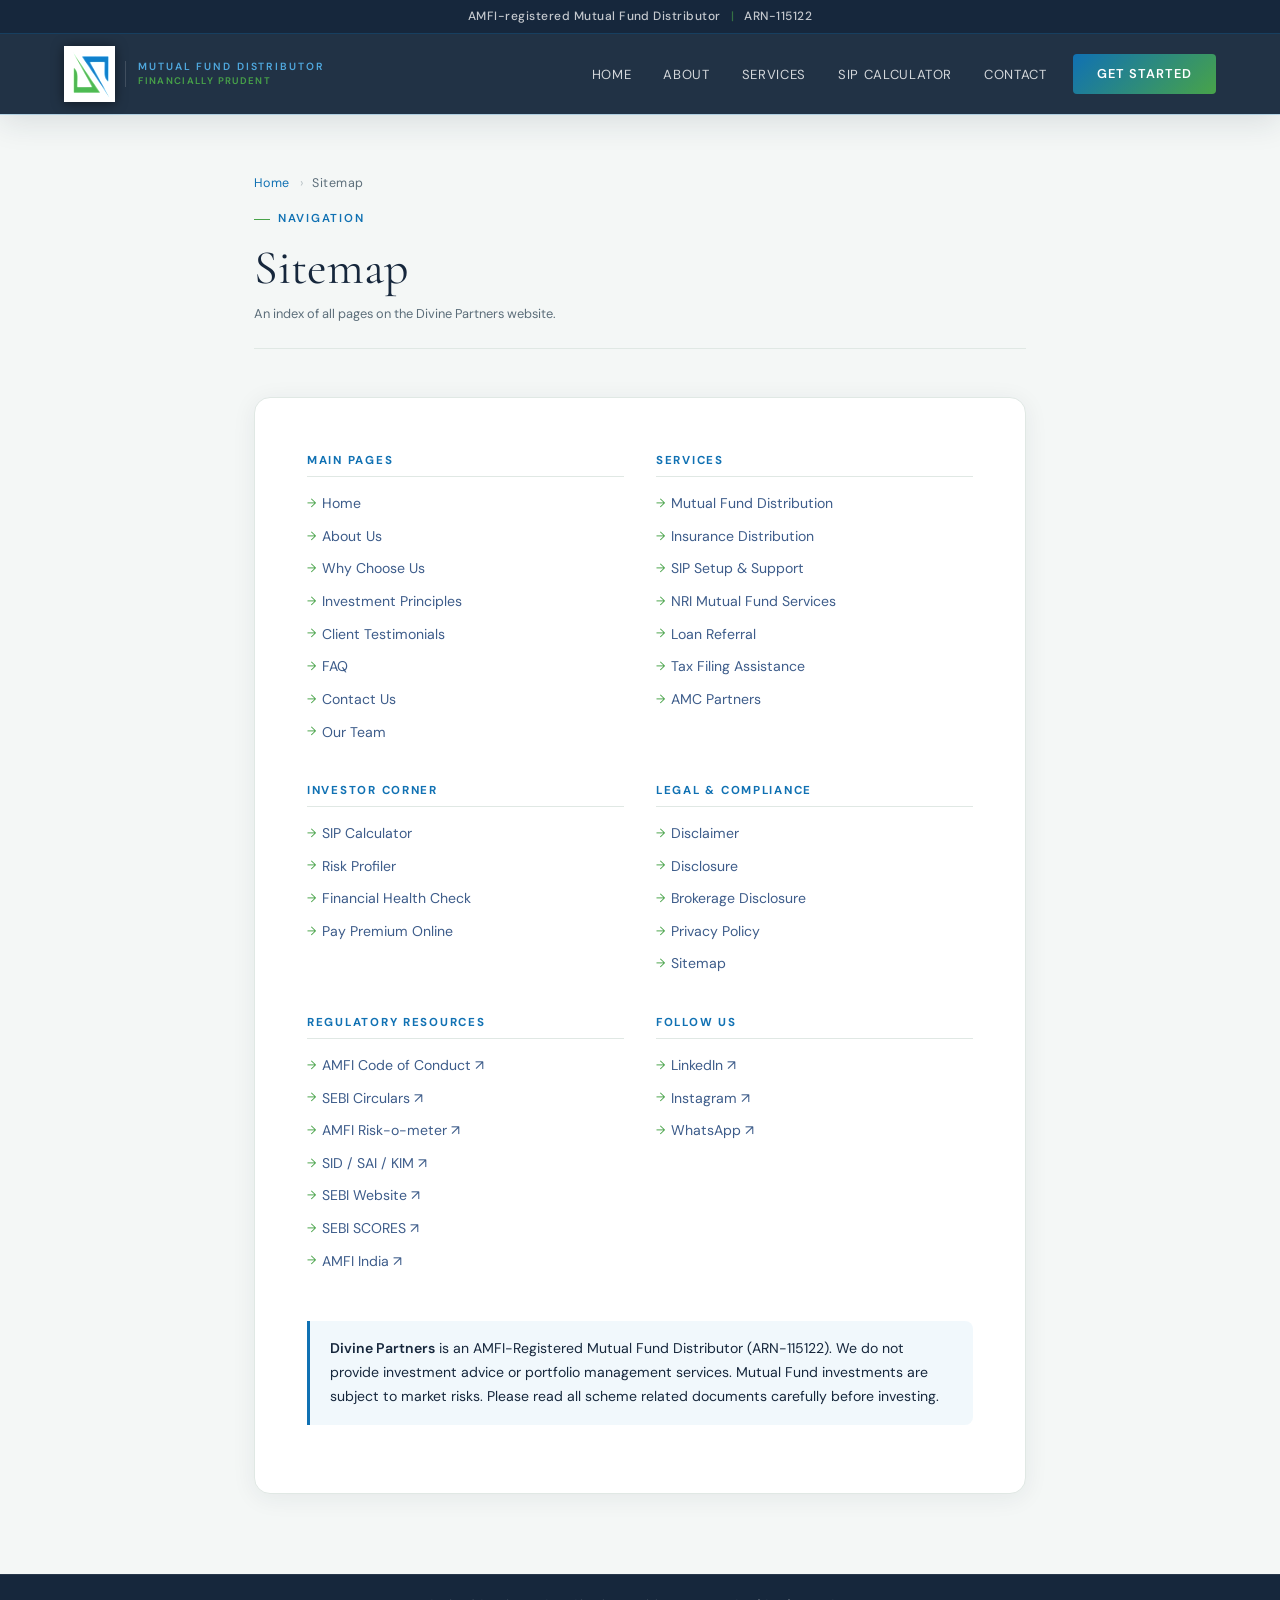
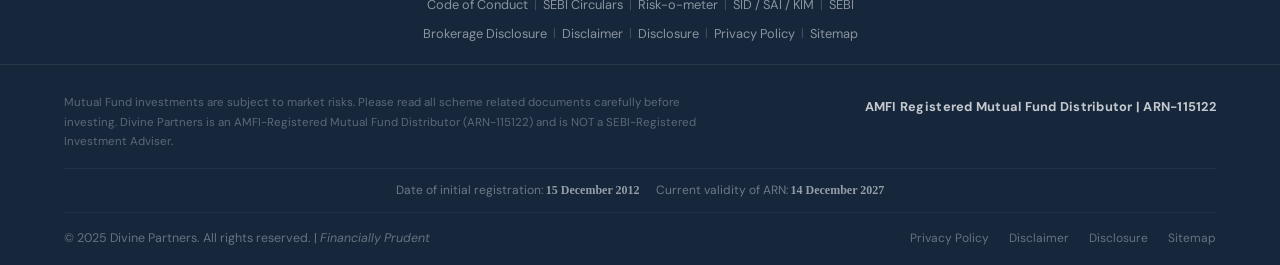
<file: sitemap.html>
<!DOCTYPE html>
<html lang="en">
<head>
  <meta charset="UTF-8" />
  <meta name="viewport" content="width=device-width, initial-scale=1.0" />
  <title>Sitemap | Divine Partners</title>
  <meta name="description" content="Sitemap for Divine Partners — an index of all pages on the website." />
  <meta name="robots" content="index, follow" />
  <link rel="icon" type="image/png" href="logo.png" />
  <link rel="preconnect" href="https://fonts.googleapis.com" />
  <link rel="preconnect" href="https://fonts.gstatic.com" crossorigin />
  <link href="https://fonts.googleapis.com/css2?family=Cormorant+Garamond:ital,wght@0,300;0,400;0,500;0,600;1,300;1,400&family=DM+Sans:opsz,wght@9..40,300;9..40,400;9..40,500;9..40,600&display=swap" rel="stylesheet" />
  <link rel="stylesheet" href="legal-combined.css?v=2" />
</head>
<body>

  <!-- Compliance Bar -->
  <div class="compliance-bar">
    <div class="container compliance-bar-inner">
      <span>AMFI-registered Mutual Fund Distributor</span>
      <span class="compliance-divider">|</span>
      <span>ARN-115122</span>
    </div>
  </div>

  <!-- Navbar -->
  <nav class="navbar scrolled" id="navbar">
    <div class="nav-container">
      <a href="index.html" class="nav-logo">
        <img src="logo.png" alt="Divine Partners Logo" class="nav-logo-img" />
        <div class="logo-text">
          
          <span class="logo-sub">Mutual Fund Distributor</span>
          <span class="logo-tagline">Financially Prudent</span>
        </div>
      </a>
      <div class="nav-links" id="navLinks">
        <a href="index.html" class="nav-link">Home</a>
        <a href="index.html#about" class="nav-link">About</a>
        <a href="index.html#services" class="nav-link">Services</a>
        <a href="index.html#sip-calculator" class="nav-link">SIP Calculator</a>
        <a href="index.html#contact" class="nav-link">Contact</a>
        <a href="index.html#contact" class="nav-cta">Get Started</a>
      </div>
      <button class="nav-hamburger" id="hamburger" aria-label="Menu">
        <span></span><span></span><span></span>
      </button>
    </div>
  </nav>

  <!-- Page Content -->
  <main class="legal-page">
    <div class="legal-container">

      <p class="legal-breadcrumb">
        <a href="index.html">Home</a>
        <span>›</span>
        Sitemap
      </p>

      <div class="legal-tag">Navigation</div>
      <h1 class="legal-title">Sitemap</h1>
      <p class="legal-updated">An index of all pages on the Divine Partners website.</p>

      <div class="legal-body">

        <div class="sitemap-grid">

          <!-- Main Pages -->
          <div class="sitemap-section">
            <h3>Main Pages</h3>
            <ul>
              <li><a href="index.html">Home</a></li>
              <li><a href="index.html#about">About Us</a></li>
              <li><a href="index.html#why">Why Choose Us</a></li>
              <li><a href="index.html#philosophy">Investment Principles</a></li>
              <li><a href="index.html#testimonials">Client Testimonials</a></li>
              <li><a href="index.html#faq">FAQ</a></li>
              <li><a href="index.html#contact">Contact Us</a></li>
              <li><a href="team.html">Our Team</a></li>
            </ul>
          </div>

          <!-- Services -->
          <div class="sitemap-section">
            <h3>Services</h3>
            <ul>
              <li><a href="index.html#mutual-funds">Mutual Fund Distribution</a></li>
              <li><a href="index.html#insurance">Insurance Distribution</a></li>
              <li><a href="index.html#sip-services">SIP Setup &amp; Support</a></li>
              <li><a href="index.html#nri-services">NRI Mutual Fund Services</a></li>
              <li><a href="index.html#loan-referral">Loan Referral</a></li>
              <li><a href="index.html#tax-assistance">Tax Filing Assistance</a></li>
              <li><a href="index.html#partners">AMC Partners</a></li>
            </ul>
          </div>

          <!-- Investor Tools -->
          <div class="sitemap-section">
            <h3>Investor Corner</h3>
            <ul>
              <li><a href="investor-corner.html#sip">SIP Calculator</a></li>
              <li><a href="investor-corner.html#risk">Risk Profiler</a></li>
              <li><a href="investor-corner.html#health">Financial Health Check</a></li>
              <li><a href="pay-premium.html">Pay Premium Online</a></li>
            </ul>
          </div>

          <!-- Legal & Compliance -->
          <div class="sitemap-section">
            <h3>Legal &amp; Compliance</h3>
            <ul>
              <li><a href="disclaimer.html">Disclaimer</a></li>
              <li><a href="disclosure.html">Disclosure</a></li>
              <li><a href="disclosure.html">Brokerage Disclosure</a></li>
              <li><a href="privacy-policy.html">Privacy Policy</a></li>
              <li><a href="sitemap.html">Sitemap</a></li>
            </ul>
          </div>

          <!-- Regulatory Resources -->
          <div class="sitemap-section">
            <h3>Regulatory Resources</h3>
            <ul>
              <li><a href="https://www.amfiindia.com/uploads/Revised_Codeof_Conductfor_Mutual_Fund_Distributors_April2022_57d91fe1c4.pdf" target="_blank" rel="noopener">AMFI Code of Conduct ↗</a></li>
              <li><a href="https://www.amfiindia.com/distributor/amfi-circulars" target="_blank" rel="noopener">SEBI Circulars ↗</a></li>
              <li><a href="https://www.amfiindia.com/online-center/risk-o-meter" target="_blank" rel="noopener">AMFI Risk-o-meter ↗</a></li>
              <li><a href="https://www.amfiindia.com/investor-corner/scheme-related-documents" target="_blank" rel="noopener">SID / SAI / KIM ↗</a></li>
              <li><a href="https://www.sebi.gov.in" target="_blank" rel="noopener">SEBI Website ↗</a></li>
              <li><a href="https://scores.sebi.gov.in/" target="_blank" rel="noopener">SEBI SCORES ↗</a></li>
              <li><a href="https://www.amfiindia.com" target="_blank" rel="noopener">AMFI India ↗</a></li>
            </ul>
          </div>

          <!-- Social Media -->
          <div class="sitemap-section">
            <h3>Follow Us</h3>
            <ul>
              <li><a href="https://www.linkedin.com/company/partnersdivine/" target="_blank" rel="noopener">LinkedIn ↗</a></li>
              <li><a href="https://www.instagram.com/divinepartners_" target="_blank" rel="noopener">Instagram ↗</a></li>
              <li><a href="https://wa.me/919990230200" target="_blank" rel="noopener">WhatsApp ↗</a></li>
            </ul>
          </div>

        </div><!-- /sitemap-grid -->

        <div class="legal-highlight" style="margin-top: 40px;">
          <strong>Divine Partners</strong> is an AMFI-Registered Mutual Fund Distributor (ARN-115122). We do not provide investment advice or portfolio management services. Mutual Fund investments are subject to market risks. Please read all scheme related documents carefully before investing.
        </div>

      </div><!-- /legal-body -->
    </div>
  </main>

  <!-- Footer -->
  <footer class="footer">
    <div class="footer-regulatory">
      <div class="container">
        <div class="footer-reg-links">
          <a href="https://www.amfiindia.com/uploads/Revised_Codeof_Conductfor_Mutual_Fund_Distributors_April2022_57d91fe1c4.pdf" target="_blank" rel="noopener">Code of Conduct</a>
          <span class="footer-reg-sep">|</span>
          <a href="https://www.amfiindia.com/distributor/amfi-circulars" target="_blank" rel="noopener">SEBI Circulars</a>
          <span class="footer-reg-sep">|</span>
          <a href="https://www.amfiindia.com/online-center/risk-o-meter" target="_blank" rel="noopener">Risk-o-meter</a>
          <span class="footer-reg-sep">|</span>
          <a href="https://www.amfiindia.com/investor-corner/scheme-related-documents" target="_blank" rel="noopener">SID / SAI / KIM</a>
          <span class="footer-reg-sep">|</span>
          <a href="https://www.sebi.gov.in" target="_blank" rel="noopener">SEBI</a>
        </div>
        <div class="footer-reg-links footer-reg-links--second">
          <a href="disclosure.html">Brokerage Disclosure</a>
          <span class="footer-reg-sep">|</span>
          <a href="disclaimer.html">Disclaimer</a>
          <span class="footer-reg-sep">|</span>
          <a href="disclosure.html">Disclosure</a>
          <span class="footer-reg-sep">|</span>
          <a href="privacy-policy.html">Privacy Policy</a>
          <span class="footer-reg-sep">|</span>
          <a href="sitemap.html">Sitemap</a>
        </div>
      </div>
    </div>
    <div class="footer-bottom">
      <div class="container">
        <div class="footer-bottom-row">
          <p class="footer-disclaimer-text">Mutual Fund investments are subject to market risks. Please read all scheme related documents carefully before investing. Divine Partners is an AMFI-Registered Mutual Fund Distributor (ARN-115122) and is NOT a SEBI-Registered Investment Adviser.</p>
          <div class="footer-arn-badge"><strong>AMFI Registered Mutual Fund Distributor | ARN-115122</strong></div>
        </div>
        <div class="footer-arn-dates">
          <span>Date of initial registration: <strong>15 December 2012</strong></span>
          <span>Current validity of ARN: <strong>14 December 2027</strong></span>
        </div>
        <div class="footer-copyright">
          <p>© 2025 Divine Partners. All rights reserved. | <em>Financially Prudent</em></p>
          <div class="footer-links">
            <a href="privacy-policy.html">Privacy Policy</a>
            <a href="disclaimer.html">Disclaimer</a>
            <a href="disclosure.html">Disclosure</a>
            <a href="sitemap.html">Sitemap</a>
          </div>
        </div>
      </div>
    </div>
  </footer>

  <script>
    document.getElementById('hamburger').addEventListener('click', function() {
      this.classList.toggle('active');
      document.getElementById('navLinks').classList.toggle('open');
    });
  </script>
</body>
</html>
</file>
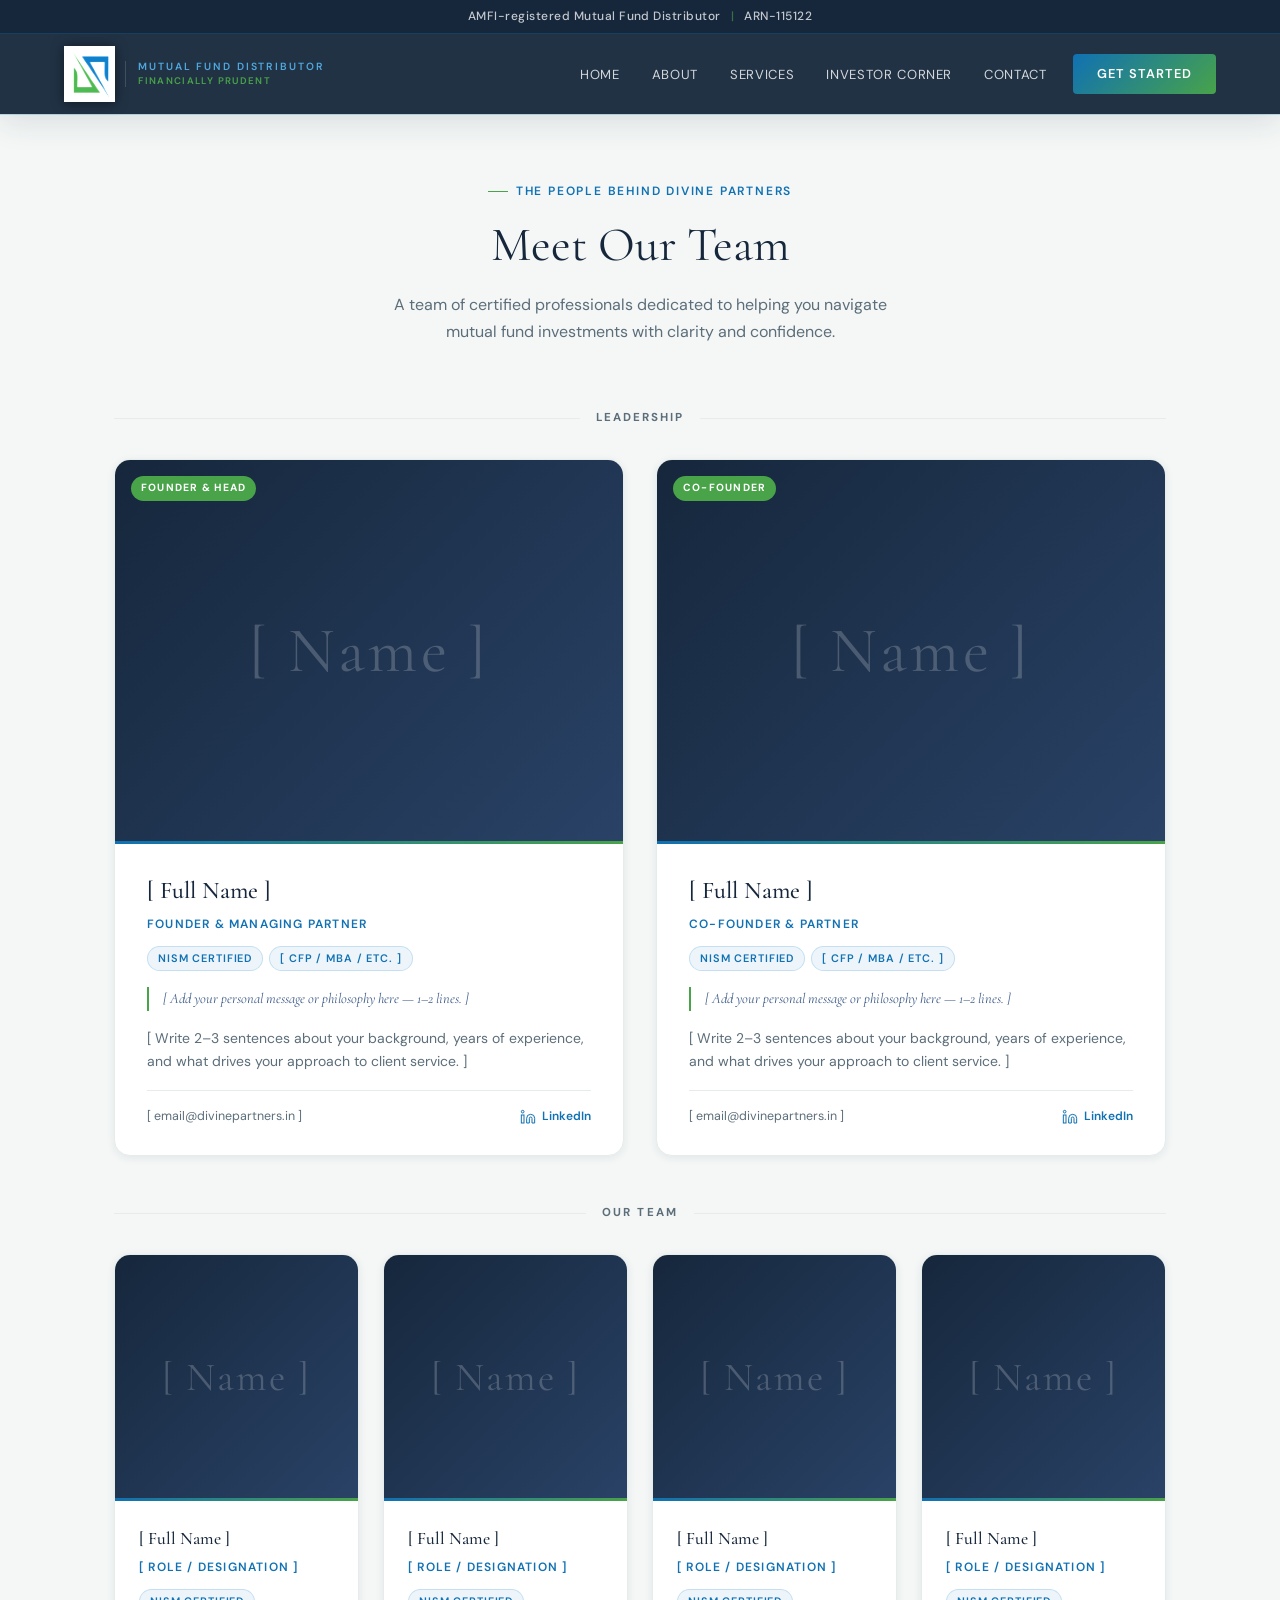
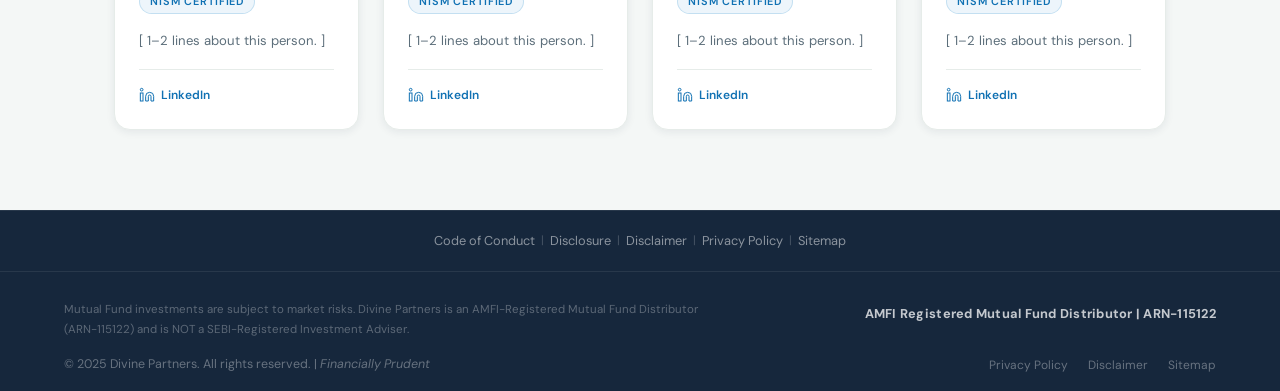
<file: team.html>
<!DOCTYPE html>
<html lang="en">
<head>
  <meta charset="UTF-8" />
  <meta name="viewport" content="width=device-width, initial-scale=1.0" />
  <title>Our Team | Divine Partners</title>
  <meta name="description" content="Meet the team behind Divine Partners — experienced mutual fund distribution professionals." />
  <link rel="icon" type="image/png" href="logo.png" />
  <link rel="preconnect" href="https://fonts.googleapis.com" />
  <link rel="preconnect" href="https://fonts.gstatic.com" crossorigin />
  <link href="https://fonts.googleapis.com/css2?family=Cormorant+Garamond:ital,wght@0,300;0,400;0,500;0,600;1,300;1,400&family=DM+Sans:opsz,wght@9..40,300;9..40,400;9..40,500;9..40,600&display=swap" rel="stylesheet" />
  <link rel="stylesheet" href="legal-combined.css" />
  <style>
    /* ── Team Page Specific Styles ── */
    .team-page {
      min-height: 100vh;
      background: var(--cream);
      padding-top: calc(var(--nav-h) + var(--compliance-h) + 60px);
      padding-bottom: 80px;
    }
    .team-container { max-width: 1100px; margin: 0 auto; padding: 0 24px; }
    .team-header { text-align: center; margin-bottom: 64px; }
    .team-header .section-tag { justify-content: center; }
    .team-title {
      font-family: var(--font-serif);
      font-size: clamp(2rem, 5vw, 3rem);
      font-weight: 400;
      color: var(--navy);
      margin-bottom: 16px;
    }
    .team-subtitle { font-size: 1rem; color: var(--text-light); max-width: 520px; margin: 0 auto; line-height: 1.7; }

    /* Leader cards — bigger, 2-col */
    .team-leaders {
      display: grid;
      grid-template-columns: 1fr 1fr;
      gap: 32px;
      margin-bottom: 40px;
    }
    .team-members {
      display: grid;
      grid-template-columns: repeat(4, 1fr);
      gap: 24px;
    }
    .team-card {
      background: var(--white);
      border-radius: 16px;
      overflow: hidden;
      border: 1px solid var(--cream-dark);
      box-shadow: var(--shadow-sm);
      transition: var(--transition);
    }
    .team-card:hover {
      transform: translateY(-6px);
      box-shadow: var(--shadow-lg);
    }
    .team-card-photo {
      aspect-ratio: 1;
      background: linear-gradient(135deg, var(--navy) 0%, var(--navy-light) 100%);
      display: flex;
      align-items: center;
      justify-content: center;
      position: relative;
      overflow: hidden;
    }
    .team-leaders .team-card-photo { aspect-ratio: 4/3; }
    .team-card-initials {
      font-family: var(--font-serif);
      font-size: 3rem;
      font-weight: 400;
      color: rgba(255,255,255,0.2);
      letter-spacing: 0.05em;
    }
    .team-leaders .team-card-initials { font-size: 4rem; }
    .team-card-badge {
      position: absolute;
      top: 16px;
      left: 16px;
      background: var(--green);
      color: var(--white);
      font-size: 0.65rem;
      font-weight: 700;
      letter-spacing: 0.12em;
      text-transform: uppercase;
      padding: 4px 10px;
      border-radius: 100px;
    }
    .team-card-accent {
      height: 3px;
      background: linear-gradient(90deg, var(--azure), var(--green));
    }
    .team-card-body { padding: 24px; }
    .team-leaders .team-card-body { padding: 28px 32px; }
    .team-card-name {
      font-family: var(--font-serif);
      font-size: 1.2rem;
      font-weight: 500;
      color: var(--navy);
      margin-bottom: 4px;
    }
    .team-leaders .team-card-name { font-size: 1.5rem; }
    .team-card-role {
      font-size: 0.75rem;
      font-weight: 600;
      letter-spacing: 0.1em;
      text-transform: uppercase;
      color: var(--azure);
      margin-bottom: 12px;
    }
    .team-card-bio {
      font-size: 0.875rem;
      color: var(--text-light);
      line-height: 1.7;
      margin-bottom: 16px;
    }
    .team-card-qualifications {
      display: flex;
      flex-wrap: wrap;
      gap: 6px;
      margin-bottom: 16px;
    }
    .qual-tag {
      font-size: 0.68rem;
      font-weight: 600;
      letter-spacing: 0.08em;
      text-transform: uppercase;
      padding: 3px 10px;
      border-radius: 100px;
      background: rgba(27,134,201,0.08);
      color: var(--azure);
      border: 1px solid rgba(27,134,201,0.2);
    }
    .team-card-quote {
      font-family: var(--font-serif);
      font-style: italic;
      font-size: 0.9rem;
      color: var(--text-mid);
      border-left: 2px solid var(--green);
      padding-left: 14px;
      margin-bottom: 16px;
      line-height: 1.6;
    }
    .team-card-footer {
      display: flex;
      align-items: center;
      justify-content: space-between;
      padding-top: 16px;
      border-top: 1px solid var(--cream-dark);
    }
    .team-card-contact { font-size: 0.78rem; color: var(--text-light); }
    .team-card-contact a { color: var(--azure); }
    .team-linkedin {
      display: flex;
      align-items: center;
      gap: 6px;
      font-size: 0.75rem;
      font-weight: 600;
      color: var(--azure);
      text-decoration: none;
      transition: color 0.2s;
    }
    .team-linkedin:hover { color: var(--green); }
    .team-linkedin svg { width: 16px; height: 16px; }

    .section-divider {
      text-align: center;
      margin: 48px 0 32px;
      font-family: var(--font-sans);
      font-size: 0.72rem;
      font-weight: 700;
      letter-spacing: 0.18em;
      text-transform: uppercase;
      color: var(--text-light);
      display: flex;
      align-items: center;
      gap: 16px;
    }
    .section-divider::before, .section-divider::after {
      content: '';
      flex: 1;
      height: 1px;
      background: var(--cream-dark);
    }

    @media (max-width: 960px) {
      .team-leaders { grid-template-columns: 1fr; }
      .team-members { grid-template-columns: repeat(2, 1fr); }
    }
    @media (max-width: 480px) {
      .team-members { grid-template-columns: 1fr; }
    }
  </style>
</head>
<body>

  <!-- Compliance Bar -->
  <div class="compliance-bar">
    <div class="container compliance-bar-inner">
      <span>AMFI-registered Mutual Fund Distributor</span>
      <span class="compliance-divider">|</span>
      <span>ARN-115122</span>
    </div>
  </div>

  <!-- Navbar -->
  <nav class="navbar scrolled" id="navbar">
    <div class="nav-container">
      <a href="index.html" class="nav-logo">
        <img src="logo.png" alt="Divine Partners Logo" class="nav-logo-img" />
        <div class="logo-text">
          <span class="logo-sub">Mutual Fund Distributor</span>
          <span class="logo-tagline">Financially Prudent</span>
        </div>
      </a>
      <div class="nav-links" id="navLinks">
        <a href="index.html" class="nav-link">Home</a>
        <a href="index.html#about" class="nav-link">About</a>
        <a href="index.html#services" class="nav-link">Services</a>
        <a href="investor-corner.html" class="nav-link">Investor Corner</a>
        <a href="index.html#contact" class="nav-link">Contact</a>
        <a href="index.html#contact" class="nav-cta">Get Started</a>
      </div>
      <button class="nav-hamburger" id="hamburger" aria-label="Menu">
        <span></span><span></span><span></span>
      </button>
    </div>
  </nav>

  <main class="team-page">
    <div class="team-container">

      <!-- Header -->
      <div class="team-header">
        <div class="section-tag" style="justify-content:center">The People Behind Divine Partners</div>
        <h1 class="team-title">Meet Our Team</h1>
        <p class="team-subtitle">A team of certified professionals dedicated to helping you navigate mutual fund investments with clarity and confidence.</p>
      </div>

      <!-- Leadership -->
      <div class="section-divider">Leadership</div>
      <div class="team-leaders">

        <!-- Head 1 — REPLACE with real details -->
        <div class="team-card">
          <div class="team-card-photo">
            <div class="team-card-badge">Founder & Head</div>
            <div class="team-card-initials">[ Name ]</div>
          </div>
          <div class="team-card-accent"></div>
          <div class="team-card-body">
            <div class="team-card-name">[ Full Name ]</div>
            <div class="team-card-role">Founder & Managing Partner</div>
            <div class="team-card-qualifications">
              <span class="qual-tag">NISM Certified</span>
              <span class="qual-tag">[ CFP / MBA / etc. ]</span>
            </div>
            <p class="team-card-quote">[ Add your personal message or philosophy here — 1–2 lines. ]</p>
            <p class="team-card-bio">[ Write 2–3 sentences about your background, years of experience, and what drives your approach to client service. ]</p>
            <div class="team-card-footer">
              <span class="team-card-contact">[ email@divinepartners.in ]</span>
              <a href="[ LinkedIn URL ]" target="_blank" rel="noopener" class="team-linkedin">
                <svg viewBox="0 0 24 24" fill="none" stroke="currentColor" stroke-width="1.5"><path d="M16 8a6 6 0 0 1 6 6v7h-4v-7a2 2 0 0 0-4 0v7h-4v-7a6 6 0 0 1 6-6z"/><rect x="2" y="9" width="4" height="12"/><circle cx="4" cy="4" r="2"/></svg>
                LinkedIn
              </a>
            </div>
          </div>
        </div>

        <!-- Head 2 — REPLACE with real details -->
        <div class="team-card">
          <div class="team-card-photo">
            <div class="team-card-badge">Co-Founder</div>
            <div class="team-card-initials">[ Name ]</div>
          </div>
          <div class="team-card-accent"></div>
          <div class="team-card-body">
            <div class="team-card-name">[ Full Name ]</div>
            <div class="team-card-role">Co-Founder & Partner</div>
            <div class="team-card-qualifications">
              <span class="qual-tag">NISM Certified</span>
              <span class="qual-tag">[ CFP / MBA / etc. ]</span>
            </div>
            <p class="team-card-quote">[ Add your personal message or philosophy here — 1–2 lines. ]</p>
            <p class="team-card-bio">[ Write 2–3 sentences about your background, years of experience, and what drives your approach to client service. ]</p>
            <div class="team-card-footer">
              <span class="team-card-contact">[ email@divinepartners.in ]</span>
              <a href="[ LinkedIn URL ]" target="_blank" rel="noopener" class="team-linkedin">
                <svg viewBox="0 0 24 24" fill="none" stroke="currentColor" stroke-width="1.5"><path d="M16 8a6 6 0 0 1 6 6v7h-4v-7a2 2 0 0 0-4 0v7h-4v-7a6 6 0 0 1 6-6z"/><rect x="2" y="9" width="4" height="12"/><circle cx="4" cy="4" r="2"/></svg>
                LinkedIn
              </a>
            </div>
          </div>
        </div>

      </div><!-- /team-leaders -->

      <!-- Team Members -->
      <div class="section-divider">Our Team</div>
      <div class="team-members">

        <!-- Member 1 -->
        <div class="team-card">
          <div class="team-card-photo" style="aspect-ratio:1">
            <div class="team-card-initials" style="font-size:2.5rem">[ Name ]</div>
          </div>
          <div class="team-card-accent"></div>
          <div class="team-card-body">
            <div class="team-card-name" style="font-size:1.1rem">[ Full Name ]</div>
            <div class="team-card-role">[ Role / Designation ]</div>
            <div class="team-card-qualifications">
              <span class="qual-tag">NISM Certified</span>
            </div>
            <p class="team-card-bio" style="font-size:0.82rem">[ 1–2 lines about this person. ]</p>
            <div class="team-card-footer">
              <a href="[ LinkedIn URL ]" target="_blank" rel="noopener" class="team-linkedin">
                <svg viewBox="0 0 24 24" fill="none" stroke="currentColor" stroke-width="1.5"><path d="M16 8a6 6 0 0 1 6 6v7h-4v-7a2 2 0 0 0-4 0v7h-4v-7a6 6 0 0 1 6-6z"/><rect x="2" y="9" width="4" height="12"/><circle cx="4" cy="4" r="2"/></svg>
                LinkedIn
              </a>
            </div>
          </div>
        </div>

        <!-- Member 2 -->
        <div class="team-card">
          <div class="team-card-photo" style="aspect-ratio:1">
            <div class="team-card-initials" style="font-size:2.5rem">[ Name ]</div>
          </div>
          <div class="team-card-accent"></div>
          <div class="team-card-body">
            <div class="team-card-name" style="font-size:1.1rem">[ Full Name ]</div>
            <div class="team-card-role">[ Role / Designation ]</div>
            <div class="team-card-qualifications">
              <span class="qual-tag">NISM Certified</span>
            </div>
            <p class="team-card-bio" style="font-size:0.82rem">[ 1–2 lines about this person. ]</p>
            <div class="team-card-footer">
              <a href="[ LinkedIn URL ]" target="_blank" rel="noopener" class="team-linkedin">
                <svg viewBox="0 0 24 24" fill="none" stroke="currentColor" stroke-width="1.5"><path d="M16 8a6 6 0 0 1 6 6v7h-4v-7a2 2 0 0 0-4 0v7h-4v-7a6 6 0 0 1 6-6z"/><rect x="2" y="9" width="4" height="12"/><circle cx="4" cy="4" r="2"/></svg>
                LinkedIn
              </a>
            </div>
          </div>
        </div>

        <!-- Member 3 -->
        <div class="team-card">
          <div class="team-card-photo" style="aspect-ratio:1">
            <div class="team-card-initials" style="font-size:2.5rem">[ Name ]</div>
          </div>
          <div class="team-card-accent"></div>
          <div class="team-card-body">
            <div class="team-card-name" style="font-size:1.1rem">[ Full Name ]</div>
            <div class="team-card-role">[ Role / Designation ]</div>
            <div class="team-card-qualifications">
              <span class="qual-tag">NISM Certified</span>
            </div>
            <p class="team-card-bio" style="font-size:0.82rem">[ 1–2 lines about this person. ]</p>
            <div class="team-card-footer">
              <a href="[ LinkedIn URL ]" target="_blank" rel="noopener" class="team-linkedin">
                <svg viewBox="0 0 24 24" fill="none" stroke="currentColor" stroke-width="1.5"><path d="M16 8a6 6 0 0 1 6 6v7h-4v-7a2 2 0 0 0-4 0v7h-4v-7a6 6 0 0 1 6-6z"/><rect x="2" y="9" width="4" height="12"/><circle cx="4" cy="4" r="2"/></svg>
                LinkedIn
              </a>
            </div>
          </div>
        </div>

        <!-- Member 4 -->
        <div class="team-card">
          <div class="team-card-photo" style="aspect-ratio:1">
            <div class="team-card-initials" style="font-size:2.5rem">[ Name ]</div>
          </div>
          <div class="team-card-accent"></div>
          <div class="team-card-body">
            <div class="team-card-name" style="font-size:1.1rem">[ Full Name ]</div>
            <div class="team-card-role">[ Role / Designation ]</div>
            <div class="team-card-qualifications">
              <span class="qual-tag">NISM Certified</span>
            </div>
            <p class="team-card-bio" style="font-size:0.82rem">[ 1–2 lines about this person. ]</p>
            <div class="team-card-footer">
              <a href="[ LinkedIn URL ]" target="_blank" rel="noopener" class="team-linkedin">
                <svg viewBox="0 0 24 24" fill="none" stroke="currentColor" stroke-width="1.5"><path d="M16 8a6 6 0 0 1 6 6v7h-4v-7a2 2 0 0 0-4 0v7h-4v-7a6 6 0 0 1 6-6z"/><rect x="2" y="9" width="4" height="12"/><circle cx="4" cy="4" r="2"/></svg>
                LinkedIn
              </a>
            </div>
          </div>
        </div>

      </div><!-- /team-members -->

    </div>
  </main>

  <!-- Footer -->
  <footer class="footer">
    <div class="footer-regulatory">
      <div class="container">
        <div class="footer-reg-links">
          <a href="https://www.amfiindia.com/uploads/Revised_Codeof_Conductfor_Mutual_Fund_Distributors_April2022_57d91fe1c4.pdf" target="_blank" rel="noopener">Code of Conduct</a>
          <span class="footer-reg-sep">|</span>
          <a href="disclosure.html">Disclosure</a>
          <span class="footer-reg-sep">|</span>
          <a href="disclaimer.html">Disclaimer</a>
          <span class="footer-reg-sep">|</span>
          <a href="privacy-policy.html">Privacy Policy</a>
          <span class="footer-reg-sep">|</span>
          <a href="sitemap.html">Sitemap</a>
        </div>
      </div>
    </div>
    <div class="footer-bottom">
      <div class="container">
        <div class="footer-bottom-row">
          <p class="footer-disclaimer-text">Mutual Fund investments are subject to market risks. Divine Partners is an AMFI-Registered Mutual Fund Distributor (ARN-115122) and is NOT a SEBI-Registered Investment Adviser.</p>
          <div class="footer-arn-badge"><strong>AMFI Registered Mutual Fund Distributor | ARN-115122</strong></div>
        </div>
        <div class="footer-copyright">
          <p>© 2025 Divine Partners. All rights reserved. | <em>Financially Prudent</em></p>
          <div class="footer-links">
            <a href="privacy-policy.html">Privacy Policy</a>
            <a href="disclaimer.html">Disclaimer</a>
            <a href="sitemap.html">Sitemap</a>
          </div>
        </div>
      </div>
    </div>
  </footer>

  <script>
    document.getElementById('hamburger').addEventListener('click', function() {
      this.classList.toggle('active');
      document.getElementById('navLinks').classList.toggle('open');
    });
  </script>
</body>
</html>
</file>
<file: legal-combined.css>
/* ═══════════════════════════════════════════════════════
   DIVINE PARTNERS — WEALTH MANAGEMENT
   Premium CSS — Cormorant Garamond × DM Sans
   Brand palette (from logo): Green #48A349 · Azure #1071B3/#1371AE
   Blue #3D5C8A · Olive #7C8F47 · White #FFFFFF
═══════════════════════════════════════════════════════ */

/* ─── CSS VARIABLES ───
   The dark "navy" base is built by deepening the brand Blue (#3D5C8A),
   not a generic navy, so every section reads as one cohesive family.
   Azure plays the "accent" role (replacing what would be gold), green
   is the secondary accent for icons/highlights, and olive is used
   sparingly for tertiary detail (dividers, small accents).
─────────────────────────────────────────────────── */
:root {
  /* Core brand colors (exact from logo) */
  --green: #48A349;
  --green-dark: #3A8A3C;
  --azure: #1071B3;
  --azure-2: #1371AE;
  --blue: #3D5C8A;
  --olive: #7C8F47;

  /* Dark base — deepened from brand Blue */
  --navy: #16273C;
  --navy-mid: #1C3150;
  --navy-light: #294266;

  /* Accent role (used wherever the template calls for "gold") */
  --gold: #1B86C9;
  --gold-light: #4FA8DE;
  --gold-dark: #0D5C8C;

  /* Neutrals */
  --cream: #F4F7F6;
  --cream-dark: #E6ECE9;
  --white: #FFFFFF;
  --gray-100: #F8F9FA;
  --gray-200: #E9ECEF;
  --gray-400: #8C9AAB;
  --gray-600: #5C6E7A;
  --text-dark: #16273C;
  --text-mid: #3D5C8A;
  --text-light: #5C6E7A;

  --font-serif: 'Cormorant Garamond', Georgia, serif;
  --font-sans: 'DM Sans', -apple-system, BlinkMacSystemFont, sans-serif;
  --font-numeric: 'Times New Roman', Times, serif;

  --radius-sm: 4px;
  --radius: 8px;
  --radius-lg: 16px;
  --radius-xl: 24px;

  --shadow-sm: 0 2px 8px rgba(22,39,60,0.08);
  --shadow: 0 8px 32px rgba(22,39,60,0.12);
  --shadow-lg: 0 20px 60px rgba(22,39,60,0.18);
  --shadow-gold: 0 8px 32px rgba(27,134,201,0.28);

  --transition: all 0.3s cubic-bezier(0.4, 0, 0.2, 1);
  --transition-slow: all 0.6s cubic-bezier(0.4, 0, 0.2, 1);

  --nav-h: 80px;
  --compliance-h: 34px;
}

/* ─── RESET & BASE ─── */
*, *::before, *::after { box-sizing: border-box; margin: 0; padding: 0; }

html {
  scroll-behavior: smooth;
  font-size: 16px;
}

body {
  font-family: var(--font-sans);
  color: var(--text-dark);
  background: var(--white);
  line-height: 1.6;
  overflow-x: hidden;
}

img { max-width: 100%; height: auto; display: block; }
a { text-decoration: none; color: inherit; }
ul { list-style: none; }
button { cursor: pointer; border: none; background: none; font-family: inherit; }
input, select, textarea { font-family: inherit; }

/* ─── SCROLLBAR ─── */
::-webkit-scrollbar { width: 6px; }
::-webkit-scrollbar-track { background: var(--navy); }
::-webkit-scrollbar-thumb { background: var(--gold); border-radius: 3px; }

/* ─── TYPOGRAPHY ─── */
h1, h2, h3, h4 { font-family: var(--font-serif); line-height: 1.2; }
h1 { font-size: clamp(2.5rem, 6vw, 4.5rem); font-weight: 400; }
h2 { font-size: clamp(1.8rem, 4vw, 2.8rem); font-weight: 400; }
h3 { font-size: clamp(1.2rem, 2.5vw, 1.5rem); font-weight: 500; }

/* ─── UTILITY CLASSES ─── */
.container {
  width: 100%;
  max-width: 1200px;
  margin: 0 auto;
  padding: 0 24px;
}

.section { padding: 100px 0; }
.section--dark { background: var(--navy); color: var(--white); }
.section--alt { background: var(--cream); }

.section-tag {
  display: inline-flex;
  align-items: center;
  gap: 8px;
  font-family: var(--font-sans);
  font-size: 0.75rem;
  font-weight: 600;
  letter-spacing: 0.15em;
  text-transform: uppercase;
  color: var(--azure);
  margin-bottom: 16px;
}

.section-tag::before {
  content: '';
  display: block;
  width: 20px;
  height: 1px;
  background: var(--green);
}

.section-title { margin-bottom: 20px; }
.section-title--light { color: var(--white); }

.section-desc {
  font-size: 1.05rem;
  color: var(--text-light);
  max-width: 560px;
}
.section-desc--light { color: rgba(255,255,255,0.7); }

.section-header {
  text-align: center;
  margin-bottom: 64px;
}

.section-header .section-desc { margin: 0 auto; }

/* ─── BUTTONS ─── */
.btn {
  display: inline-flex;
  align-items: center;
  gap: 8px;
  padding: 14px 32px;
  border-radius: var(--radius-sm);
  font-family: var(--font-sans);
  font-size: 0.875rem;
  font-weight: 600;
  letter-spacing: 0.05em;
  text-transform: uppercase;
  transition: var(--transition);
  cursor: pointer;
}

.btn-gold {
  background: linear-gradient(135deg, var(--azure), var(--green));
  color: var(--white);
  box-shadow: var(--shadow-gold);
}

.btn-gold:hover {
  background: linear-gradient(135deg, var(--azure-2), var(--green-dark));
  box-shadow: 0 12px 40px rgba(27,134,201,0.42);
  transform: translateY(-2px);
}

.btn-ghost {
  background: transparent;
  color: var(--white);
  border: 1px solid rgba(255,255,255,0.3);
}

.btn-ghost:hover {
  background: rgba(255,255,255,0.1);
  border-color: rgba(255,255,255,0.6);
}

.btn-full { width: 100%; justify-content: center; }

/* ─── ANIMATIONS ─── */
@keyframes fadeUp {
  from { opacity: 0; transform: translateY(30px); }
  to { opacity: 1; transform: translateY(0); }
}

@keyframes fadeIn {
  from { opacity: 0; }
  to { opacity: 1; }
}

@keyframes float {
  0%, 100% { transform: translateY(0px); }
  50% { transform: translateY(-12px); }
}

@keyframes pulse-ring {
  0% { transform: scale(0.8); opacity: 1; }
  100% { transform: scale(2); opacity: 0; }
}

@keyframes marquee {
  0% { transform: translateX(0); }
  100% { transform: translateX(-33.333%); }
}

@keyframes barGrow {
  from { height: 0; }
  to { height: var(--h); }
}

.animate-fadeup {
  opacity: 0;
  animation: fadeUp 0.8s cubic-bezier(0.4, 0, 0.2, 1) forwards;
}

/* Scroll-triggered reveal */
.reveal {
  opacity: 0;
  transform: translateY(40px);
  transition: opacity 0.7s ease, transform 0.7s ease;
}

.reveal.visible {
  opacity: 1;
  transform: translateY(0);
}

/* ═══════════════════════════════════════════════════════
   MANDATORY COMPLIANCE BAR
═══════════════════════════════════════════════════════ */
.compliance-bar {
  position: fixed;
  top: 0;
  left: 0;
  right: 0;
  z-index: 1001;
  background: var(--navy);
  border-bottom: 1px solid rgba(27,134,201,0.25);
  padding: 7px 0;
}

.compliance-bar-inner {
  display: flex;
  align-items: center;
  justify-content: center;
  gap: 10px;
  flex-wrap: wrap;
  font-family: var(--font-sans);
  font-size: 12px;
  font-weight: 500;
  letter-spacing: 0.04em;
  color: rgba(255,255,255,0.75);
  text-align: center;
}

.compliance-divider {
  color: var(--green);
  opacity: 0.6;
}

/* ═══════════════════════════════════════════════════════
   NAVIGATION
═══════════════════════════════════════════════════════ */
.navbar {
  position: fixed;
  top: var(--compliance-h, 32px);
  left: 0;
  right: 0;
  z-index: 1000;
  height: var(--nav-h);
  transition: var(--transition);
  padding: 0;
}

.navbar::before {
  content: '';
  position: absolute;
  inset: 0;
  background: transparent;
  transition: var(--transition);
  backdrop-filter: blur(0px);
}

.navbar.scrolled::before {
  background: rgba(22, 39, 60, 0.95);
  backdrop-filter: blur(20px);
  box-shadow: 0 1px 0 rgba(27,134,201,0.25), var(--shadow);
}

.nav-container {
  position: relative;
  z-index: 1;
  display: flex;
  align-items: center;
  justify-content: space-between;
  height: 100%;
  max-width: 1200px;
  margin: 0 auto;
  padding: 0 24px;
}

.nav-logo {
  display: flex;
  align-items: center;
  gap: 10px;
  flex-shrink: 0;
}

/* Logo PNG carries both icon + wordmark — show it at readable size */
.nav-logo-img {
  height: 56px;
  width: auto;
  object-fit: contain;
  flex-shrink: 0;
  filter: brightness(1.15) drop-shadow(0 1px 6px rgba(0,0,0,0.5));
  animation: float 6s ease-in-out infinite;
}

/* Subtitle lines sit to the right of the PNG, left-aligned, stacked */
.logo-text {
  display: flex;
  flex-direction: column;
  gap: 2px;
  border-left: 1px solid rgba(255,255,255,0.15);
  padding-left: 12px;
}

.logo-sub {
  font-family: var(--font-sans);
  font-size: 0.65rem;
  font-weight: 600;
  letter-spacing: 0.18em;
  text-transform: uppercase;
  color: var(--gold-light);
  line-height: 1.2;
}

.logo-tagline {
  font-family: var(--font-sans);
  font-size: 0.6rem;
  font-weight: 600;
  letter-spacing: 0.14em;
  text-transform: uppercase;
  color: var(--green);
  line-height: 1.2;
}

.nav-links {
  display: flex;
  align-items: center;
  gap: 4px;
}

.nav-link {
  position: relative;
  font-family: var(--font-sans);
  font-size: 0.82rem;
  font-weight: 400;
  letter-spacing: 0.05em;
  color: rgba(255,255,255,0.8);
  padding: 8px 14px;
  transition: var(--transition);
  text-transform: uppercase;
}

.nav-link:hover,
.nav-link.active { color: var(--gold-light); }

.nav-link::after {
  content: '';
  position: absolute;
  bottom: 4px;
  left: 14px;
  right: 14px;
  height: 1px;
  background: var(--green);
  transform: scaleX(0);
  transition: var(--transition);
}

.nav-link:hover::after,
.nav-link.active::after { transform: scaleX(1); }

.nav-cta {
  display: inline-flex;
  align-items: center;
  padding: 10px 24px;
  margin-left: 8px;
  background: linear-gradient(135deg, var(--azure), var(--green));
  color: var(--white);
  font-family: var(--font-sans);
  font-size: 0.8rem;
  font-weight: 600;
  letter-spacing: 0.08em;
  text-transform: uppercase;
  border-radius: var(--radius-sm);
  transition: var(--transition);
}

.nav-cta:hover {
  box-shadow: var(--shadow-gold);
  transform: translateY(-1px);
}

/* Dropdown */
.nav-dropdown {
  position: relative;
}

.dropdown-arrow {
  font-size: 0.7rem;
  transition: transform 0.2s;
  display: inline-block;
}

.nav-dropdown:hover .dropdown-arrow {
  transform: rotate(90deg);
}

.dropdown-menu {
  position: absolute;
  top: calc(100% + 8px);
  left: 0;
  background: var(--navy-mid);
  border: 1px solid rgba(27,134,201,0.25);
  border-radius: var(--radius);
  min-width: 200px;
  padding: 8px;
  opacity: 0;
  visibility: hidden;
  transform: translateY(-8px);
  transition: var(--transition);
  box-shadow: var(--shadow-lg);
}

.nav-dropdown:hover .dropdown-menu {
  opacity: 1;
  visibility: visible;
  transform: translateY(0);
}

.dropdown-item {
  display: block;
  padding: 10px 16px;
  font-size: 0.82rem;
  color: rgba(255,255,255,0.75);
  border-radius: 4px;
  transition: var(--transition);
  letter-spacing: 0.03em;
}

.dropdown-item:hover {
  background: rgba(27,134,201,0.12);
  color: var(--gold-light);
}

/* Hamburger */
.nav-hamburger {
  display: none;
  flex-direction: column;
  gap: 5px;
  padding: 8px;
}

.nav-hamburger span {
  display: block;
  width: 22px;
  height: 1.5px;
  background: var(--white);
  transition: var(--transition);
}

.nav-hamburger.active span:nth-child(1) { transform: rotate(45deg) translate(5px, 5px); }
.nav-hamburger.active span:nth-child(2) { opacity: 0; }
.nav-hamburger.active span:nth-child(3) { transform: rotate(-45deg) translate(5px, -5px); }

/* ═══════════════════════════════════════════════════════
   HERO SECTION
═══════════════════════════════════════════════════════ */
.hero {
  position: relative;
  min-height: 100vh;
  display: flex;
  align-items: center;
  overflow: hidden;
  background: var(--navy);
}

.hero-bg {
  position: absolute;
  inset: 0;
  overflow: hidden;
}

.hero-grid {
  position: absolute;
  inset: 0;
  background-image:
    linear-gradient(rgba(27,134,201,0.08) 1px, transparent 1px),
    linear-gradient(90deg, rgba(27,134,201,0.08) 1px, transparent 1px);
  background-size: 60px 60px;
  mask-image: radial-gradient(ellipse 80% 80% at 50% 50%, black 40%, transparent 100%);
}

.hero-orb {
  position: absolute;
  border-radius: 50%;
  filter: blur(100px);
}

.hero-orb-1 {
  width: 700px;
  height: 700px;
  top: -200px;
  right: -100px;
  background: radial-gradient(circle, rgba(27,134,201,0.18) 0%, transparent 70%);
}

.hero-orb-2 {
  width: 500px;
  height: 500px;
  bottom: -100px;
  left: -100px;
  background: radial-gradient(circle, rgba(72,163,73,0.12) 0%, transparent 70%);
}

.hero-particles {
  position: absolute;
  inset: 0;
  pointer-events: none;
}

.hero-content {
  position: relative;
  z-index: 2;
  max-width: 1200px;
  margin: 0 auto;
  padding: 0 24px;
  padding-top: calc(var(--nav-h) + var(--compliance-h));
}

.hero-badge {
  display: inline-flex;
  align-items: center;
  gap: 10px;
  padding: 8px 20px;
  border: 1px solid rgba(27,134,201,0.35);
  border-radius: 100px;
  font-size: 0.75rem;
  font-weight: 500;
  letter-spacing: 0.1em;
  text-transform: uppercase;
  color: var(--gold-light);
  background: rgba(27,134,201,0.1);
  margin-bottom: 32px;
}

.badge-dot {
  width: 6px;
  height: 6px;
  border-radius: 50%;
  background: var(--green);
  animation: pulse-ring 2s ease infinite;
  box-shadow: 0 0 0 0 rgba(72,163,73,0.4);
}

@keyframes pulse-ring {
  0% { box-shadow: 0 0 0 0 rgba(72,163,73,0.5); }
  70% { box-shadow: 0 0 0 8px rgba(72,163,73,0); }
  100% { box-shadow: 0 0 0 0 rgba(72,163,73,0); }
}

.hero-kicker {
  font-family: var(--font-sans);
  font-size: 0.85rem;
  font-weight: 600;
  letter-spacing: 0.3em;
  text-transform: uppercase;
  color: var(--green);
  margin-bottom: 18px;
}

.hero-title {
  font-family: var(--font-serif);
  font-size: clamp(3rem, 7vw, 5.5rem);
  font-weight: 300;
  line-height: 1.1;
  color: var(--white);
  margin-bottom: 28px;
}

.hero-title em {
  font-style: italic;
  color: var(--gold-light);
}

.hero-subtitle {
  font-size: clamp(1rem, 2vw, 1.15rem);
  color: rgba(255,255,255,0.68);
  max-width: 520px;
  line-height: 1.7;
  margin-bottom: 44px;
}

.hero-actions {
  display: flex;
  gap: 16px;
  flex-wrap: wrap;
  margin-bottom: 64px;
}

.hero-stats {
  display: flex;
  align-items: center;
  gap: 0;
  flex-wrap: wrap;
}

.hero-stat {
  display: flex;
  flex-direction: column;
  padding: 0 36px;
  position: relative;
}

.hero-stat:first-child { padding-left: 0; }

/* Number + suffix share one row */
.stat-row {
  display: flex;
  align-items: baseline;
  gap: 3px;
  line-height: 1;
}

.stat-num {
  font-family: var(--font-numeric);
  font-size: 3rem;
  font-weight: 700;
  color: var(--gold-light);
  line-height: 1;
  text-shadow: 0 0 20px rgba(79,168,222,0.35);
}

.stat-suffix {
  font-family: var(--font-numeric);
  font-size: 2rem;
  font-weight: 700;
  color: var(--green);
  line-height: 1;
}

.stat-label {
  font-size: 0.75rem;
  letter-spacing: 0.08em;
  text-transform: uppercase;
  color: rgba(255,255,255,0.5);
  margin-top: 6px;
}

.stat-divider {
  width: 1px;
  height: 40px;
  background: rgba(27,134,201,0.35);
}

.hero-scroll-indicator {
  position: absolute;
  bottom: 32px;
  left: 50%;
  transform: translateX(-50%);
  display: flex;
  flex-direction: column;
  align-items: center;
  gap: 8px;
  color: rgba(255,255,255,0.4);
  font-size: 0.7rem;
  letter-spacing: 0.15em;
  text-transform: uppercase;
  pointer-events: none;
  z-index: 3;
}

.scroll-line {
  width: 1px;
  background: rgba(27,134,201,0.55);
  animation: scrollLine 2s ease infinite;
}

/* ═══════════════════════════════════════════════════════
   TRUST BAR
═══════════════════════════════════════════════════════ */
.trust-bar {
  background: var(--navy-light);
  border-top: 1px solid rgba(27,134,201,0.2);
  border-bottom: 1px solid rgba(27,134,201,0.2);
  overflow: hidden;
  padding: 14px 0;
}

.trust-marquee { overflow: hidden; }

.trust-track {
  display: flex;
  gap: 32px;
  white-space: nowrap;
  animation: marquee 25s linear infinite;
}

.trust-track span {
  font-family: var(--font-sans);
  font-size: 0.75rem;
  font-weight: 500;
  letter-spacing: 0.1em;
  text-transform: uppercase;
  color: rgba(255,255,255,0.55);
  flex-shrink: 0;
}

.trust-dot { color: var(--green) !important; opacity: 0.75; }

/* ═══════════════════════════════════════════════════════
   ABOUT SECTION
═══════════════════════════════════════════════════════ */
.about-grid {
  display: grid;
  grid-template-columns: 1fr 1fr;
  gap: 80px;
  align-items: center;
}

.about-visual {
  position: relative;
  display: flex;
  justify-content: center;
}

.about-img-frame {
  position: relative;
  width: 100%;
  max-width: 420px;
  aspect-ratio: 1;
}

.about-img-bg {
  position: absolute;
  inset: 0;
  background: linear-gradient(135deg, var(--navy), var(--navy-light));
  border-radius: 4px;
  border: 1px solid rgba(27,134,201,0.25);
}

.about-img-bg::before {
  content: '';
  position: absolute;
  inset: -12px;
  border: 1px solid rgba(72,163,73,0.15);
  border-radius: 8px;
}

.about-img-inner {
  position: absolute;
  inset: 0;
  display: flex;
  align-items: center;
  justify-content: center;
}

.about-icon-large {
  width: 200px;
  height: 200px;
  animation: float 8s ease-in-out infinite;
}

.about-badge-card {
  position: absolute;
  bottom: -20px;
  left: -20px;
  background: var(--white);
  border-radius: var(--radius);
  padding: 16px 20px;
  display: flex;
  align-items: center;
  gap: 14px;
  box-shadow: var(--shadow-lg);
  border: 1px solid var(--cream-dark);
}

.about-badge-card--right {
  bottom: auto;
  top: -20px;
  left: auto;
  right: -20px;
}

.badge-card-icon {
  font-size: 1.4rem;
  color: var(--azure);
}

.about-badge-card--right .badge-card-icon { color: var(--green); }

.badge-card-num {
  font-family: var(--font-numeric);
  font-size: 1.6rem;
  font-weight: 700;
  color: var(--navy);
  line-height: 1;
}

.badge-card-text {
  font-size: 0.75rem;
  color: var(--text-light);
  font-weight: 400;
}

.about-text {
  font-size: 1rem;
  color: var(--text-mid);
  line-height: 1.8;
  margin-bottom: 20px;
}

.about-values {
  margin: 32px 0;
  display: flex;
  flex-direction: column;
  gap: 20px;
}

.about-value {
  display: flex;
  gap: 16px;
  align-items: flex-start;
}

.value-icon {
  color: var(--green);
  font-size: 1rem;
  flex-shrink: 0;
  margin-top: 2px;
}

.about-value strong {
  display: block;
  font-family: var(--font-sans);
  font-weight: 600;
  font-size: 0.9rem;
  color: var(--navy);
  margin-bottom: 4px;
}

.about-value p {
  font-size: 0.875rem;
  color: var(--text-light);
  margin: 0;
}

/* ═══════════════════════════════════════════════════════
   SERVICES SECTION
═══════════════════════════════════════════════════════ */
.services-grid {
  display: grid;
  grid-template-columns: repeat(2, 1fr);
  gap: 24px;
}

.services-disclaimer {
  margin-top: 40px;
  padding-top: 28px;
  border-top: 1px solid rgba(255,255,255,0.08);
  font-size: 0.78rem;
  line-height: 1.7;
  color: rgba(255,255,255,0.4);
  text-align: center;
  max-width: 760px;
  margin-left: auto;
  margin-right: auto;
}

.service-card {
  position: relative;
  background: rgba(255,255,255,0.05);
  border: 1px solid rgba(27,134,201,0.25);
  border-radius: var(--radius-lg);
  padding: 36px 32px;
  transition: var(--transition);
  overflow: hidden;
}

.service-card:hover {
  border-color: rgba(72,163,73,0.55);
  background: rgba(255,255,255,0.09);
  transform: translateY(-6px);
  box-shadow: 0 24px 64px rgba(0,0,0,0.35);
}

.service-card-glow {
  position: absolute;
  top: -50%;
  right: -50%;
  width: 200px;
  height: 200px;
  background: radial-gradient(circle, rgba(27,134,201,0.18) 0%, transparent 70%);
  opacity: 0;
  transition: var(--transition-slow);
  pointer-events: none;
}

.service-card:hover .service-card-glow { opacity: 1; }

/* ── Service number — large, bold, clearly visible ── */
.service-num {
  font-family: var(--font-numeric);
  font-size: 2.2rem;
  font-weight: 700;
  color: var(--gold-light);
  letter-spacing: 0.05em;
  margin-bottom: 16px;
  line-height: 1;
  opacity: 0.85;
}

.service-icon {
  width: 48px;
  height: 48px;
  margin-bottom: 16px;
  transition: var(--transition);
}

.service-card:hover .service-icon { transform: scale(1.1); }

/* ── Title — bright white, serif ── */
.service-title {
  font-family: var(--font-serif);
  font-size: 1.45rem;
  font-weight: 500;
  color: #FFFFFF;
  margin-bottom: 12px;
}

/* ── Description — much more readable ── */
.service-desc {
  font-size: 0.9rem;
  color: rgba(255,255,255,0.82);
  line-height: 1.75;
  margin-bottom: 20px;
}

/* ── Feature list — bright and clear ── */
.service-features {
  display: flex;
  flex-direction: column;
  gap: 7px;
  margin-bottom: 24px;
}

.service-features li {
  font-size: 0.83rem;
  color: rgba(255,255,255,0.78);
  padding-left: 16px;
  position: relative;
  line-height: 1.5;
}

.service-features li::before {
  content: '›';
  position: absolute;
  left: 0;
  color: var(--green);
  font-size: 1.1rem;
  line-height: 1.2;
  font-weight: 700;
}

.service-link {
  font-size: 0.82rem;
  font-weight: 600;
  color: var(--gold-light);
  letter-spacing: 0.05em;
  transition: var(--transition);
  display: inline-flex;
  align-items: center;
  gap: 4px;
}

.service-link:hover { gap: 8px; color: var(--green); }

/* ═══════════════════════════════════════════════════════
   WHY CHOOSE US
═══════════════════════════════════════════════════════ */
.why-grid {
  display: grid;
  grid-template-columns: repeat(3, 1fr);
  gap: 32px;
}

.why-card {
  padding: 32px;
  background: var(--white);
  border-radius: var(--radius-lg);
  border: 1px solid var(--cream-dark);
  transition: var(--transition);
  position: relative;
  overflow: hidden;
}

.why-card::before {
  content: '';
  position: absolute;
  top: 0;
  left: 0;
  right: 0;
  height: 2px;
  background: linear-gradient(90deg, var(--azure), var(--green));
  transform: scaleX(0);
  transform-origin: left;
  transition: var(--transition);
}

.why-card:hover::before { transform: scaleX(1); }

.why-card:hover {
  transform: translateY(-4px);
  box-shadow: var(--shadow-lg);
  border-color: transparent;
}

.why-icon {
  width: 40px;
  height: 40px;
  margin-bottom: 20px;
  opacity: 0.85;
  transition: var(--transition);
}

.why-card:hover .why-icon { opacity: 1; transform: scale(1.1); }

.why-card h3 {
  font-family: var(--font-serif);
  font-size: 1.2rem;
  font-weight: 500;
  color: var(--navy);
  margin-bottom: 12px;
}

.why-card p {
  font-size: 0.875rem;
  color: var(--text-light);
  line-height: 1.7;
}

/* ═══════════════════════════════════════════════════════
   INVESTMENT PHILOSOPHY
═══════════════════════════════════════════════════════ */
.philosophy-inner {
  display: grid;
  grid-template-columns: 1fr 1fr;
  gap: 80px;
  align-items: center;
}

.philosophy-lead {
  font-family: var(--font-serif);
  font-size: 1.3rem;
  font-style: italic;
  color: var(--text-mid);
  margin-bottom: 36px;
  line-height: 1.6;
}

.philosophy-pillars {
  display: flex;
  flex-direction: column;
  gap: 24px;
}

.pillar {
  display: flex;
  gap: 20px;
  align-items: flex-start;
}

.pillar-num {
  font-family: var(--font-numeric);
  font-size: 2rem;
  font-weight: 700;
  font-style: italic;
  color: var(--azure);
  opacity: 0.75;
  line-height: 1;
  flex-shrink: 0;
  min-width: 40px;
}

.pillar h4 {
  font-family: var(--font-sans);
  font-size: 0.9rem;
  font-weight: 600;
  color: var(--navy);
  margin-bottom: 6px;
  letter-spacing: 0.03em;
}

.pillar p {
  font-size: 0.85rem;
  color: var(--text-light);
  line-height: 1.6;
}

/* Wealth Timeline Chart */
.wealth-timeline {
  background: var(--navy);
  border-radius: var(--radius-xl);
  padding: 36px;
  border: 1px solid rgba(27,134,201,0.25);
}

.timeline-title {
  font-family: var(--font-sans);
  font-size: 0.8rem;
  font-weight: 600;
  letter-spacing: 0.12em;
  text-transform: uppercase;
  color: var(--gold-light);
  margin-bottom: 32px;
  text-align: center;
}

.timeline-chart {
  display: flex;
  flex-direction: column;
  gap: 16px;
}

.chart-bars {
  display: flex;
  align-items: flex-end;
  gap: 10px;
  height: 160px;
  padding: 0 8px;
}

.chart-bar {
  flex: 1;
  display: flex;
  flex-direction: column;
  align-items: center;
  justify-content: flex-end;
  position: relative;
}

.chart-bar::before {
  content: '';
  display: block;
  width: 100%;
  height: var(--h);
  background: linear-gradient(to top, rgba(72,163,73,0.45), rgba(27,134,201,0.18));
  border-radius: 3px 3px 0 0;
  border: 1px solid rgba(27,134,201,0.35);
  border-bottom: none;
  animation: barGrow 1.5s cubic-bezier(0.4,0,0.2,1) forwards;
  animation-delay: calc(var(--i, 0) * 0.1s);
  transition: var(--transition);
}

.chart-bar.highlighted::before {
  background: linear-gradient(to top, var(--green), rgba(27,134,201,0.55));
  border-color: var(--gold-light);
}

.chart-bar span {
  font-size: 0.65rem;
  color: rgba(255,255,255,0.42);
  margin-top: 8px;
  letter-spacing: 0.05em;
}

.chart-label {
  text-align: center;
  font-family: var(--font-serif);
  font-style: italic;
  font-size: 0.85rem;
  color: rgba(255,255,255,0.5);
}

.chart-footnote {
  text-align: center;
  font-size: 0.68rem;
  line-height: 1.6;
  color: rgba(255,255,255,0.32);
  margin-top: 4px;
}

/* ═══════════════════════════════════════════════════════
   SIP CALCULATOR
═══════════════════════════════════════════════════════ */
.calc-wrapper {
  display: grid;
  grid-template-columns: 1fr 1fr;
  gap: 48px;
  background: rgba(255,255,255,0.04);
  border: 1px solid rgba(27,134,201,0.25);
  border-radius: var(--radius-xl);
  padding: 48px;
}

.calc-field {
  margin-bottom: 28px;
}

.calc-field label {
  display: block;
  font-size: 0.78rem;
  font-weight: 600;
  letter-spacing: 0.1em;
  text-transform: uppercase;
  color: rgba(255,255,255,0.62);
  margin-bottom: 12px;
}

.calc-input-group {
  display: flex;
  align-items: center;
  gap: 16px;
}

.calc-prefix {
  color: var(--gold-light);
  font-family: var(--font-serif);
  font-size: 1.1rem;
}

.calc-input-group input[type="range"] {
  flex: 1;
  -webkit-appearance: none;
  appearance: none;
  height: 3px;
  background: rgba(255,255,255,0.15);
  border-radius: 2px;
  outline: none;
}

.calc-input-group input[type="range"]::-webkit-slider-thumb {
  -webkit-appearance: none;
  appearance: none;
  width: 16px;
  height: 16px;
  background: var(--gold-light);
  border-radius: 50%;
  cursor: pointer;
  box-shadow: 0 0 0 3px rgba(27,134,201,0.3);
  transition: box-shadow 0.2s;
}

.calc-input-group input[type="range"]::-webkit-slider-thumb:hover {
  box-shadow: 0 0 0 6px rgba(27,134,201,0.3);
}

.calc-value {
  font-family: var(--font-numeric);
  font-size: 1.1rem;
  color: var(--gold-light);
  min-width: 90px;
  text-align: right;
  font-weight: 700;
}

.calc-results {
  margin-bottom: 32px;
  border-top: 1px solid rgba(27,134,201,0.25);
  padding-top: 28px;
}

.calc-result-item {
  display: flex;
  justify-content: space-between;
  align-items: center;
  padding: 12px 0;
  border-bottom: 1px solid rgba(255,255,255,0.06);
}

.result-label {
  font-size: 0.82rem;
  color: rgba(255,255,255,0.52);
  letter-spacing: 0.03em;
}

.result-value {
  font-family: var(--font-numeric);
  font-size: 1.15rem;
  color: var(--white);
  font-weight: 700;
}

.result-value--gold {
  color: var(--green);
  background: rgba(72,163,73,0.12);
  padding: 2px 8px;
  border-radius: 4px;
}
.result-value--large {
  font-family: var(--font-numeric);
  font-size: 1.65rem;
  font-weight: 700;
  color: var(--gold-light);
  text-shadow: 0 0 16px rgba(79,168,222,0.3);
}

.calc-result-item--total {
  border-bottom: none;
  padding-top: 16px;
}

.calc-disclaimer {
  font-size: 0.72rem;
  line-height: 1.6;
  color: rgba(255,255,255,0.35);
  text-align: center;
  margin-top: 14px;
}

.calc-chart-area {
  display: flex;
  flex-direction: column;
  align-items: center;
  justify-content: center;
  gap: 20px;
}

.chart-legend {
  display: flex;
  gap: 24px;
}

.legend-item {
  display: flex;
  align-items: center;
  gap: 8px;
  font-size: 0.78rem;
  color: rgba(255,255,255,0.55);
}

.legend-dot {
  width: 10px;
  height: 10px;
  border-radius: 50%;
}

.legend-dot--invested { background: rgba(27,134,201,0.55); }
.legend-dot--returns { background: var(--green); }

/* ═══════════════════════════════════════════════════════
   METRICS SECTION
═══════════════════════════════════════════════════════ */
.metrics-grid {
  display: grid;
  grid-template-columns: repeat(6, 1fr);
  gap: 0;
  border: 1px solid var(--cream-dark);
  border-radius: var(--radius-lg);
  overflow: hidden;
}

.metric-card {
  padding: 40px 24px;
  text-align: center;
  border-right: 1px solid var(--cream-dark);
  transition: var(--transition);
  position: relative;
  overflow: hidden;
}

.metric-card:last-child { border-right: none; }

.metric-card::before {
  content: '';
  position: absolute;
  inset: 0;
  background: linear-gradient(135deg, rgba(27,134,201,0.08), rgba(72,163,73,0.04));
  opacity: 0;
  transition: var(--transition);
}

.metric-card:hover::before { opacity: 1; }
.metric-card:hover { transform: translateY(-4px); }

.metric-icon {
  color: var(--green);
  font-size: 0.9rem;
  opacity: 0.6;
  margin-bottom: 12px;
}

.metric-num {
  font-family: var(--font-numeric);
  font-size: 2.6rem;
  font-weight: 700;
  color: var(--navy);
  display: inline;
  line-height: 1;
}

.metric-suffix {
  font-family: var(--font-numeric);
  font-size: 1.5rem;
  font-weight: 700;
  color: var(--azure);
  display: inline;
}

.metric-label {
  font-size: 0.75rem;
  letter-spacing: 0.05em;
  text-transform: uppercase;
  color: var(--text-light);
  margin-top: 8px;
}

/* ═══════════════════════════════════════════════════════
   TESTIMONIALS
═══════════════════════════════════════════════════════ */
.testimonials-slider {
  position: relative;
  overflow: hidden;
}

.testimonials-track {
  display: flex;
  gap: 24px;
  transition: transform 0.5s cubic-bezier(0.4, 0, 0.2, 1);
}

.testimonial-card {
  flex: 0 0 calc(33.333% - 16px);
  background: var(--white);
  border-radius: var(--radius-lg);
  padding: 40px 36px;
  border: 1px solid var(--cream-dark);
  position: relative;
  transition: var(--transition);
}

.testimonial-card:hover {
  box-shadow: var(--shadow-lg);
  transform: translateY(-4px);
  border-color: transparent;
}

.testimonial-quote {
  font-family: var(--font-serif);
  font-size: 5rem;
  font-weight: 700;
  color: var(--azure);
  opacity: 0.22;
  line-height: 0.8;
  margin-bottom: 8px;
}

.testimonial-text {
  font-size: 0.95rem;
  color: var(--text-mid);
  line-height: 1.8;
  margin-bottom: 32px;
  font-style: italic;
}

.testimonial-author {
  display: flex;
  align-items: center;
  gap: 14px;
}

.author-avatar {
  width: 44px;
  height: 44px;
  border-radius: 50%;
  background: linear-gradient(135deg, var(--navy), var(--blue));
  color: var(--gold-light);
  font-family: var(--font-serif);
  font-size: 1.2rem;
  display: flex;
  align-items: center;
  justify-content: center;
  flex-shrink: 0;
  border: 1px solid rgba(27,134,201,0.35);
}

.author-name {
  font-weight: 600;
  font-size: 0.9rem;
  color: var(--navy);
  margin-bottom: 2px;
}

.author-role {
  font-size: 0.78rem;
  color: var(--text-light);
}

.testimonial-stars {
  margin-left: auto;
  color: var(--green);
  font-size: 0.8rem;
  letter-spacing: 2px;
}

.slider-controls {
  display: flex;
  align-items: center;
  justify-content: center;
  gap: 20px;
  margin-top: 40px;
}

.slider-btn {
  width: 44px;
  height: 44px;
  border-radius: 50%;
  border: 1px solid var(--cream-dark);
  background: var(--white);
  font-size: 1.3rem;
  color: var(--navy);
  transition: var(--transition);
  display: flex;
  align-items: center;
  justify-content: center;
}

.slider-btn:hover {
  background: var(--navy);
  color: var(--gold-light);
  border-color: var(--navy);
}

.slider-dots {
  display: flex;
  gap: 8px;
}

.dot {
  width: 6px;
  height: 6px;
  border-radius: 50%;
  background: var(--cream-dark);
  cursor: pointer;
  transition: var(--transition);
}

.dot.active {
  background: var(--azure);
  width: 20px;
  border-radius: 3px;
}

/* ═══════════════════════════════════════════════════════
   FAQ SECTION
═══════════════════════════════════════════════════════ */
.faq-wrapper {
  display: grid;
  grid-template-columns: 1fr 2fr;
  gap: 80px;
  align-items: start;
}

.faq-header { position: sticky; top: 120px; }

.faq-list { display: flex; flex-direction: column; gap: 0; }

.faq-item {
  border-bottom: 1px solid var(--cream-dark);
}

.faq-item:first-child { border-top: 1px solid var(--cream-dark); }

.faq-question {
  width: 100%;
  text-align: left;
  display: flex;
  justify-content: space-between;
  align-items: center;
  padding: 20px 0;
  font-family: var(--font-sans);
  font-size: 0.95rem;
  font-weight: 500;
  color: var(--navy);
  transition: var(--transition);
  gap: 16px;
}

.faq-question:hover { color: var(--azure); }

.faq-icon {
  font-size: 1.2rem;
  font-weight: 300;
  color: var(--green);
  flex-shrink: 0;
  transition: transform 0.3s;
}

.faq-item.active .faq-icon { transform: rotate(45deg); }

.faq-answer {
  max-height: 0;
  overflow: hidden;
  transition: max-height 0.4s ease, padding 0.3s;
}

.faq-item.active .faq-answer { max-height: 200px; }

.faq-answer p {
  font-size: 0.9rem;
  color: var(--text-light);
  line-height: 1.8;
  padding-bottom: 20px;
}

/* ═══════════════════════════════════════════════════════
   NEWSLETTER
═══════════════════════════════════════════════════════ */
.newsletter { padding: 64px 0; }

.newsletter-inner {
  display: flex;
  align-items: center;
  justify-content: space-between;
  gap: 48px;
  background: rgba(255,255,255,0.04);
  border: 1px solid rgba(27,134,201,0.25);
  border-radius: var(--radius-xl);
  padding: 48px 64px;
}

.newsletter-title {
  font-family: var(--font-serif);
  font-size: 1.8rem;
  font-weight: 400;
  color: var(--white);
  margin-bottom: 8px;
}

.newsletter-content p {
  font-size: 0.9rem;
  color: rgba(255,255,255,0.58);
}

.newsletter-form {
  display: flex;
  gap: 12px;
  flex-shrink: 0;
  min-width: 400px;
}

.newsletter-form input {
  flex: 1;
  padding: 14px 20px;
  background: rgba(255,255,255,0.08);
  border: 1px solid rgba(255,255,255,0.15);
  border-radius: var(--radius-sm);
  color: var(--white);
  font-size: 0.9rem;
  outline: none;
  transition: var(--transition);
}

.newsletter-form input::placeholder { color: rgba(255,255,255,0.38); }

.newsletter-form input:focus {
  border-color: rgba(27,134,201,0.55);
  background: rgba(255,255,255,0.1);
}

/* ═══════════════════════════════════════════════════════
   CONTACT SECTION
═══════════════════════════════════════════════════════ */
.contact-grid {
  display: grid;
  grid-template-columns: 1fr 1.6fr;
  gap: 40px;
  margin-bottom: 60px;
}

.contact-info-card {
  background: var(--navy);
  border-radius: var(--radius-lg);
  padding: 40px;
  color: var(--white);
  height: 100%;
}

.contact-info-card h3 {
  font-family: var(--font-serif);
  font-size: 1.5rem;
  font-weight: 400;
  margin-bottom: 32px;
  padding-bottom: 20px;
  border-bottom: 1px solid rgba(27,134,201,0.25);
}

.contact-detail {
  display: flex;
  gap: 16px;
  margin-bottom: 24px;
}

.contact-icon {
  font-size: 1.1rem;
  flex-shrink: 0;
  margin-top: 2px;
}

.contact-detail strong {
  display: block;
  font-size: 0.75rem;
  font-weight: 600;
  letter-spacing: 0.1em;
  text-transform: uppercase;
  color: var(--gold-light);
  margin-bottom: 4px;
}

.contact-detail p {
  font-size: 0.9rem;
  color: rgba(255,255,255,0.68);
  line-height: 1.6;
}

.contact-detail a {
  color: rgba(255,255,255,0.68);
  transition: color 0.2s;
}

.contact-detail a:hover { color: var(--green); }

.contact-social {
  display: flex;
  gap: 12px;
  margin-top: 32px;
  padding-top: 24px;
  border-top: 1px solid rgba(255,255,255,0.08);
}

.social-link {
  width: 40px;
  height: 40px;
  border-radius: var(--radius-sm);
  border: 1px solid rgba(255,255,255,0.15);
  display: flex;
  align-items: center;
  justify-content: center;
  color: rgba(255,255,255,0.52);
  transition: var(--transition);
}

.social-link svg {
  width: 16px;
  height: 16px;
}

.social-link:hover {
  border-color: var(--green);
  color: var(--green);
  background: rgba(72,163,73,0.12);
}

.contact-form {
  background: var(--white);
  border-radius: var(--radius-lg);
  padding: 40px;
  border: 1px solid var(--cream-dark);
}

.contact-form h3 {
  font-family: var(--font-serif);
  font-size: 1.5rem;
  font-weight: 400;
  color: var(--navy);
  margin-bottom: 32px;
  padding-bottom: 20px;
  border-bottom: 1px solid var(--cream-dark);
}

.form-row {
  display: grid;
  grid-template-columns: 1fr 1fr;
  gap: 16px;
}

.form-field {
  margin-bottom: 20px;
}

.form-field label {
  display: block;
  font-size: 0.78rem;
  font-weight: 600;
  letter-spacing: 0.08em;
  text-transform: uppercase;
  color: var(--text-mid);
  margin-bottom: 8px;
}

.form-field input,
.form-field select,
.form-field textarea {
  width: 100%;
  padding: 13px 16px;
  background: var(--gray-100);
  border: 1px solid var(--gray-200);
  border-radius: var(--radius-sm);
  font-size: 0.9rem;
  color: var(--text-dark);
  outline: none;
  transition: var(--transition);
}

.form-field input:focus,
.form-field select:focus,
.form-field textarea:focus {
  border-color: var(--azure);
  background: var(--white);
  box-shadow: 0 0 0 3px rgba(27,134,201,0.12);
}

.form-field select {
  cursor: pointer;
  -webkit-appearance: none;
  appearance: none;
  background-image: url("data:image/svg+xml,%3Csvg xmlns='http://www.w3.org/2000/svg' width='12' height='12' viewBox='0 0 24 24' fill='none' stroke='%235C6E7A' stroke-width='2'%3E%3Cpath d='M6 9l6 6 6-6'/%3E%3C/svg%3E");
  background-repeat: no-repeat;
  background-position: right 16px center;
}

.form-field textarea { resize: vertical; min-height: 110px; }

.form-disclaimer {
  font-size: 0.75rem;
  color: var(--text-light);
  text-align: center;
  margin-top: 12px;
}

.map-section { margin-top: 20px; }

.map-title {
  font-family: var(--font-serif);
  font-size: 1.3rem;
  font-weight: 400;
  color: var(--navy);
  margin-bottom: 20px;
}

.map-container {
  border-radius: var(--radius-lg);
  overflow: hidden;
  border: 1px solid var(--cream-dark);
  box-shadow: var(--shadow);
}

/* ═══════════════════════════════════════════════════════
   FOOTER
═══════════════════════════════════════════════════════ */
/* ═══════════════════════════════════════════════════════
   FOOTER
═══════════════════════════════════════════════════════ */
.footer { background: var(--navy); }

.footer-top { padding: 72px 0 40px; }

.footer-grid {
  display: grid;
  grid-template-columns: 2fr 1fr 1fr 1fr;
  gap: 48px;
}

/* Footer logo — big, direct image, no tile */
.footer-logo-link {
  display: inline-block;
  margin-bottom: 8px;
}

.footer-logo-img {
  height: 90px;
  width: auto;
  object-fit: contain;
  filter: drop-shadow(0 2px 10px rgba(0,0,0,0.45));
}

.footer-tagline-text {
  font-family: var(--font-sans);
  font-size: 0.78rem;
  font-weight: 600;
  letter-spacing: 0.15em;
  text-transform: uppercase;
  color: var(--green);
  margin-bottom: 12px;
}

.footer-desc {
  font-size: 0.875rem;
  color: rgba(255,255,255,0.48);
  line-height: 1.8;
  margin-bottom: 16px;
}

.footer-reg {
  display: flex;
  flex-direction: column;
  gap: 4px;
}

.footer-reg span {
  font-size: 0.72rem;
  color: rgba(255,255,255,0.35);
  letter-spacing: 0.04em;
}

.footer-reg strong {
  color: rgba(255,255,255,0.6);
  font-weight: 600;
}

.footer-col h4 {
  font-family: var(--font-sans);
  font-size: 0.75rem;
  font-weight: 700;
  letter-spacing: 0.15em;
  text-transform: uppercase;
  color: var(--gold-light);
  margin-bottom: 20px;
}

.footer-col ul {
  display: flex;
  flex-direction: column;
  gap: 10px;
}

.footer-col ul li a {
  font-size: 0.875rem;
  color: rgba(255,255,255,0.48);
  transition: color 0.2s;
}

.footer-col ul li a:hover { color: var(--green); }

.footer-contact { gap: 14px !important; }

.footer-contact li {
  display: flex;
  align-items: flex-start;
  gap: 10px;
  font-size: 0.82rem;
  color: rgba(255,255,255,0.48);
}

.footer-contact svg {
  width: 14px;
  height: 14px;
  flex-shrink: 0;
  margin-top: 2px;
  opacity: 0.65;
}

/* ─── Regulatory links row (Deep Wealth style) ─── */
.footer-regulatory {
  border-top: 1px solid rgba(255,255,255,0.08);
  padding: 20px 0;
}

.footer-reg-links {
  display: flex;
  align-items: center;
  justify-content: center;
  flex-wrap: wrap;
  gap: 6px 0;
  margin-bottom: 8px;
}

.footer-reg-links:last-child { margin-bottom: 0; }

.footer-reg-links a {
  font-size: 0.8rem;
  color: rgba(255,255,255,0.5);
  transition: color 0.2s;
  padding: 0 6px;
}

.footer-reg-links a:hover { color: var(--green); }

.footer-reg-sep {
  color: rgba(255,255,255,0.2);
  font-size: 0.75rem;
}

/* ─── Footer bottom (Deep Wealth style) ─── */
.footer-bottom {
  border-top: 1px solid rgba(255,255,255,0.08);
  padding: 28px 0 16px;
}

.footer-bottom-row {
  display: flex;
  align-items: flex-start;
  justify-content: space-between;
  gap: 32px;
  margin-bottom: 16px;
  flex-wrap: wrap;
}

.footer-disclaimer-text {
  font-size: 0.72rem;
  color: rgba(255,255,255,0.3);
  line-height: 1.7;
  max-width: 640px;
  flex: 1;
}

.footer-arn-badge {
  flex-shrink: 0;
  text-align: right;
}

.footer-arn-badge strong {
  font-family: var(--font-sans);
  font-size: 0.8rem;
  font-weight: 700;
  color: rgba(255,255,255,0.75);
  letter-spacing: 0.02em;
  white-space: nowrap;
}

.footer-arn-dates {
  display: flex;
  gap: 32px;
  justify-content: center;
  padding: 12px 0;
  border-top: 1px solid rgba(255,255,255,0.05);
  border-bottom: 1px solid rgba(255,255,255,0.05);
  margin-bottom: 16px;
  flex-wrap: wrap;
  gap: 16px;
}

.footer-arn-dates span {
  font-size: 0.75rem;
  color: rgba(255,255,255,0.38);
}

.footer-arn-dates strong {
  font-family: var(--font-numeric);
  font-weight: 700;
  color: rgba(255,255,255,0.55);
}

.footer-copyright {
  display: flex;
  align-items: center;
  justify-content: space-between;
  flex-wrap: wrap;
  gap: 12px;
}

.footer-copyright p {
  font-size: 0.78rem;
  color: rgba(255,255,255,0.35);
}

.footer-links {
  display: flex;
  gap: 20px;
}

.footer-links a {
  font-size: 0.75rem;
  color: rgba(255,255,255,0.35);
  transition: color 0.2s;
}

.footer-links a:hover { color: var(--green); }

/* ═══════════════════════════════════════════════════════
   FLOATING ELEMENTS
═══════════════════════════════════════════════════════ */
.whatsapp-float {
  position: fixed;
  bottom: 32px;
  right: 32px;
  z-index: 999;
  display: flex;
  align-items: center;
  gap: 10px;
  background: var(--green);
  color: var(--white);
  border-radius: 50px;
  padding: 14px 20px 14px 16px;
  box-shadow: 0 8px 32px rgba(72,163,73,0.4);
  font-size: 0.82rem;
  font-weight: 600;
  letter-spacing: 0.03em;
  transition: var(--transition);
}

.whatsapp-float svg {
  width: 22px;
  height: 22px;
  flex-shrink: 0;
}

.whatsapp-float:hover {
  background: var(--green-dark);
  transform: translateY(-4px);
  box-shadow: 0 16px 40px rgba(72,163,73,0.5);
}

.back-to-top {
  position: fixed;
  bottom: 100px;
  right: 32px;
  z-index: 999;
  width: 44px;
  height: 44px;
  border-radius: 50%;
  background: var(--navy);
  border: 1px solid rgba(27,134,201,0.35);
  color: var(--gold-light);
  display: flex;
  align-items: center;
  justify-content: center;
  transition: var(--transition);
  opacity: 0;
  transform: translateY(20px);
  pointer-events: none;
}

.back-to-top.visible {
  opacity: 1;
  transform: translateY(0);
  pointer-events: all;
}

.back-to-top:hover {
  background: var(--azure);
  color: var(--white);
  border-color: var(--azure);
  transform: translateY(-3px);
}

.back-to-top svg { width: 18px; height: 18px; }

/* Toast */
.toast {
  position: fixed;
  bottom: 32px;
  left: 50%;
  transform: translateX(-50%) translateY(100px);
  background: var(--navy);
  color: var(--white);
  padding: 14px 28px;
  border-radius: var(--radius);
  font-size: 0.875rem;
  border: 1px solid rgba(72,163,73,0.4);
  z-index: 10000;
  transition: transform 0.4s cubic-bezier(0.4, 0, 0.2, 1);
  pointer-events: none;
}

.toast.show {
  transform: translateX(-50%) translateY(0);
}

/* ═══════════════════════════════════════════════════════
   RESPONSIVE DESIGN
═══════════════════════════════════════════════════════ */
@media (max-width: 1100px) {
  .services-grid { grid-template-columns: repeat(2, 1fr); }
  .metrics-grid { grid-template-columns: repeat(3, 1fr); }
  .metric-card { border-bottom: 1px solid var(--cream-dark); }
  .footer-grid { grid-template-columns: 1fr 1fr; gap: 40px; }
}

@media (max-width: 960px) {
  :root { --nav-h: 82px; --compliance-h: 44px; }

  .nav-links {
    position: fixed;
    top: calc(var(--nav-h) + var(--compliance-h));
    left: 0;
    right: 0;
    background: var(--navy);
    flex-direction: column;
    gap: 0;
    padding: 16px 0 24px;
    border-top: 1px solid rgba(27,134,201,0.2);
    transform: translateY(-100%);
    opacity: 0;
    transition: var(--transition);
    pointer-events: none;
    overflow-y: auto;
    max-height: calc(100vh - var(--nav-h) - var(--compliance-h));
    align-items: stretch;
  }

  .nav-links.open {
    transform: translateY(0);
    opacity: 1;
    pointer-events: all;
  }

  .nav-link { padding: 14px 24px; border-radius: 0; }
  .nav-link::after { display: none; }
  .nav-dropdown { position: static; }
  .dropdown-menu {
    position: static;
    opacity: 1;
    visibility: visible;
    transform: none;
    box-shadow: none;
    border: none;
    border-radius: 0;
    background: rgba(255,255,255,0.04);
    padding: 0 0 0 32px;
  }
  .nav-cta { margin: 12px 24px 0; text-align: center; justify-content: center; }
  .nav-hamburger { display: flex; }

  .about-grid { grid-template-columns: 1fr; gap: 48px; }
  .about-visual { order: -1; }
  .about-img-frame { max-width: 320px; margin: 0 auto; }

  .why-grid { grid-template-columns: repeat(2, 1fr); }
  .philosophy-inner { grid-template-columns: 1fr; gap: 48px; }
  .calc-wrapper { grid-template-columns: 1fr; }
  .calc-chart-area { display: none; }

  .contact-grid { grid-template-columns: 1fr; }
  .testimonial-card { flex: 0 0 calc(50% - 12px); }

  .newsletter-inner { flex-direction: column; padding: 40px; }
  .newsletter-form { min-width: auto; width: 100%; }

  .faq-wrapper { grid-template-columns: 1fr; }
  .faq-header { position: static; }
}

@media (max-width: 640px) {
  .section { padding: 64px 0; }
  h1 { font-size: 2.4rem; }
  h2 { font-size: 1.8rem; }

  .hero-stats { flex-direction: column; gap: 20px; }
  .stat-divider { display: none; }
  .hero-stat { padding: 0; }

  .services-grid { grid-template-columns: 1fr; }
  .why-grid { grid-template-columns: 1fr; }
  .metrics-grid { grid-template-columns: repeat(2, 1fr); }
  .testimonial-card { flex: 0 0 100%; }
  .footer-grid { grid-template-columns: 1fr; }
  .footer-bottom-row { flex-direction: column; }
  .footer-arn-badge { text-align: left; }
  .footer-copyright { flex-direction: column; text-align: center; align-items: center; }
  .form-row { grid-template-columns: 1fr; }
  .newsletter-form { flex-direction: column; }
  .newsletter-form input { width: 100%; }
  .btn-gold, .btn-ghost { padding: 12px 24px; font-size: 0.8rem; }
  .hero-actions { flex-direction: column; }
  .hero-actions .btn { justify-content: center; }

  .about-badge-card, .about-badge-card--right { display: none; }
  .calc-wrapper { padding: 28px 20px; }
}

@media (max-width: 480px) {
  .container { padding: 0 16px; }
  .whatsapp-float span { display: none; }
  .whatsapp-float { padding: 14px; border-radius: 50%; }
}

/* ─── PARTICLE DOTS (generated by JS) ─── */
.particle {
  position: absolute;
  width: 2px;
  height: 2px;
  background: var(--gold-light);
  border-radius: 50%;
  opacity: 0;
  animation: particle-drift linear infinite;
}

@keyframes particle-drift {
  0% { opacity: 0; transform: translateY(0) translateX(0); }
  10% { opacity: 0.6; }
  90% { opacity: 0.2; }
  100% { opacity: 0; transform: translateY(-200px) translateX(50px); }
}
  position: absolute;
  width: 2px;
  height: 2px;
  background: var(--gold-light);
  border-radius: 50%;
  opacity: 0;
  animation: particle-drift linear infinite;
}

@keyframes particle-drift {
  0% { opacity: 0; transform: translateY(0) translateX(0); }
  10% { opacity: 0.6; }
  90% { opacity: 0.2; }
  100% { opacity: 0; transform: translateY(-200px) translateX(50px); }
}
/* ═══════════════════════════════════════════════════════
   DIVINE PARTNERS — Legal Pages Shared CSS
   Applies to: disclaimer.html, disclosure.html,
               privacy-policy.html, sitemap.html
═══════════════════════════════════════════════════════ */

/* Inherit root variables from style.css */

/* ─── LEGAL PAGE LAYOUT ─── */
.legal-page {
  min-height: 100vh;
  background: #F4F7F6;
  padding-top: calc(var(--nav-h) + var(--compliance-h) + 60px);
  padding-bottom: 80px;
}

.legal-container {
  max-width: 820px;
  margin: 0 auto;
  padding: 0 24px;
}

/* ─── BREADCRUMB ─── */
.legal-breadcrumb {
  font-family: var(--font-sans);
  font-size: 0.78rem;
  color: var(--text-light);
  margin-bottom: 8px;
  letter-spacing: 0.04em;
}

.legal-breadcrumb a {
  color: var(--azure);
  text-decoration: none;
}

.legal-breadcrumb a:hover { text-decoration: underline; }

.legal-breadcrumb span { margin: 0 6px; opacity: 0.4; }

/* ─── PAGE HEADER ─── */
.legal-tag {
  display: inline-flex;
  align-items: center;
  gap: 8px;
  font-family: var(--font-sans);
  font-size: 0.72rem;
  font-weight: 600;
  letter-spacing: 0.15em;
  text-transform: uppercase;
  color: var(--azure);
  margin-bottom: 12px;
}

.legal-tag::before {
  content: '';
  display: block;
  width: 16px;
  height: 1px;
  background: var(--green);
}

.legal-title {
  font-family: var(--font-serif);
  font-size: clamp(2rem, 5vw, 3rem);
  font-weight: 400;
  color: var(--navy);
  line-height: 1.15;
  margin-bottom: 8px;
}

.legal-updated {
  font-size: 0.8rem;
  color: var(--text-light);
  margin-bottom: 48px;
  padding-bottom: 24px;
  border-bottom: 1px solid #E0E8E4;
}

/* ─── CONTENT ─── */
.legal-body {
  background: #ffffff;
  border-radius: 16px;
  padding: 48px 52px;
  box-shadow: 0 4px 24px rgba(22,39,60,0.07);
  border: 1px solid #E0E8E4;
}

.legal-body h2 {
  font-family: var(--font-serif);
  font-size: 1.3rem;
  font-weight: 500;
  color: var(--navy);
  margin: 36px 0 12px;
  padding-bottom: 8px;
  border-bottom: 1px solid #EDF2EF;
}

.legal-body h2:first-child { margin-top: 0; }

.legal-body p {
  font-size: 0.92rem;
  color: #3D5464;
  line-height: 1.85;
  margin-bottom: 16px;
}

.legal-body ul {
  margin: 12px 0 20px 0;
  padding-left: 0;
  list-style: none;
}

.legal-body ul li {
  font-size: 0.92rem;
  color: #3D5464;
  line-height: 1.75;
  padding: 4px 0 4px 20px;
  position: relative;
}

.legal-body ul li::before {
  content: '›';
  position: absolute;
  left: 0;
  color: var(--green);
  font-size: 1rem;
  font-weight: 700;
}

.legal-body strong {
  color: var(--navy);
  font-weight: 600;
}

.legal-body a {
  color: var(--azure);
  text-decoration: none;
  border-bottom: 1px solid rgba(27,134,201,0.3);
  transition: border-color 0.2s;
}

.legal-body a:hover { border-color: var(--azure); }

/* ─── TABLE (Disclosure registration details) ─── */
.legal-table {
  width: 100%;
  border-collapse: collapse;
  margin: 20px 0 28px;
  font-size: 0.88rem;
}

.legal-table tr {
  border-bottom: 1px solid #EDF2EF;
}

.legal-table td {
  padding: 12px 16px;
  vertical-align: top;
  line-height: 1.6;
}

.legal-table td:first-child {
  font-weight: 600;
  color: var(--navy);
  white-space: nowrap;
  width: 220px;
  background: #F8FAF9;
}

.legal-table td:last-child {
  color: #3D5464;
}

/* ─── HIGHLIGHT BOX ─── */
.legal-highlight {
  background: rgba(27,134,201,0.06);
  border-left: 3px solid var(--azure);
  border-radius: 0 8px 8px 0;
  padding: 16px 20px;
  margin: 20px 0;
  font-size: 0.88rem;
  color: var(--navy);
  line-height: 1.7;
}

/* ─── CONTACT BOX ─── */
.legal-contact-box {
  background: var(--navy);
  border-radius: 12px;
  padding: 28px 32px;
  margin-top: 36px;
  display: flex;
  gap: 32px;
  flex-wrap: wrap;
}

.legal-contact-box h3 {
  font-family: var(--font-serif);
  font-size: 1.1rem;
  color: var(--white);
  margin-bottom: 16px;
  font-weight: 400;
}

.legal-contact-item {
  display: flex;
  flex-direction: column;
  gap: 4px;
}

.legal-contact-item span {
  font-size: 0.72rem;
  letter-spacing: 0.1em;
  text-transform: uppercase;
  color: rgba(255,255,255,0.45);
}

.legal-contact-item a {
  font-size: 0.9rem;
  color: var(--gold-light);
  border-bottom: none;
}

.legal-contact-item a:hover { color: var(--green); }

/* ─── SITEMAP GRID ─── */
.sitemap-grid {
  display: grid;
  grid-template-columns: repeat(2, 1fr);
  gap: 32px;
  margin-top: 8px;
}

.sitemap-section h3 {
  font-family: var(--font-sans);
  font-size: 0.72rem;
  font-weight: 700;
  letter-spacing: 0.15em;
  text-transform: uppercase;
  color: var(--azure);
  margin-bottom: 14px;
  padding-bottom: 8px;
  border-bottom: 1px solid #E0E8E4;
}

.sitemap-section ul {
  list-style: none;
  padding: 0;
  margin: 0;
}

.sitemap-section ul li {
  padding: 0;
  margin-bottom: 8px;
}

.sitemap-section ul li::before { display: none; }

.sitemap-section a {
  font-size: 0.88rem;
  color: var(--text-mid);
  text-decoration: none;
  border-bottom: none;
  display: flex;
  align-items: center;
  gap: 6px;
  transition: color 0.2s;
}

.sitemap-section a::before {
  content: '→';
  font-size: 0.75rem;
  color: var(--green);
}

.sitemap-section a:hover { color: var(--azure); }

/* ─── RESPONSIVE ─── */
@media (max-width: 640px) {
  .legal-body { padding: 28px 20px; }
  .legal-table td:first-child { width: auto; white-space: normal; }
  .legal-contact-box { flex-direction: column; gap: 16px; }
  .sitemap-grid { grid-template-columns: 1fr; }
}
</file>
